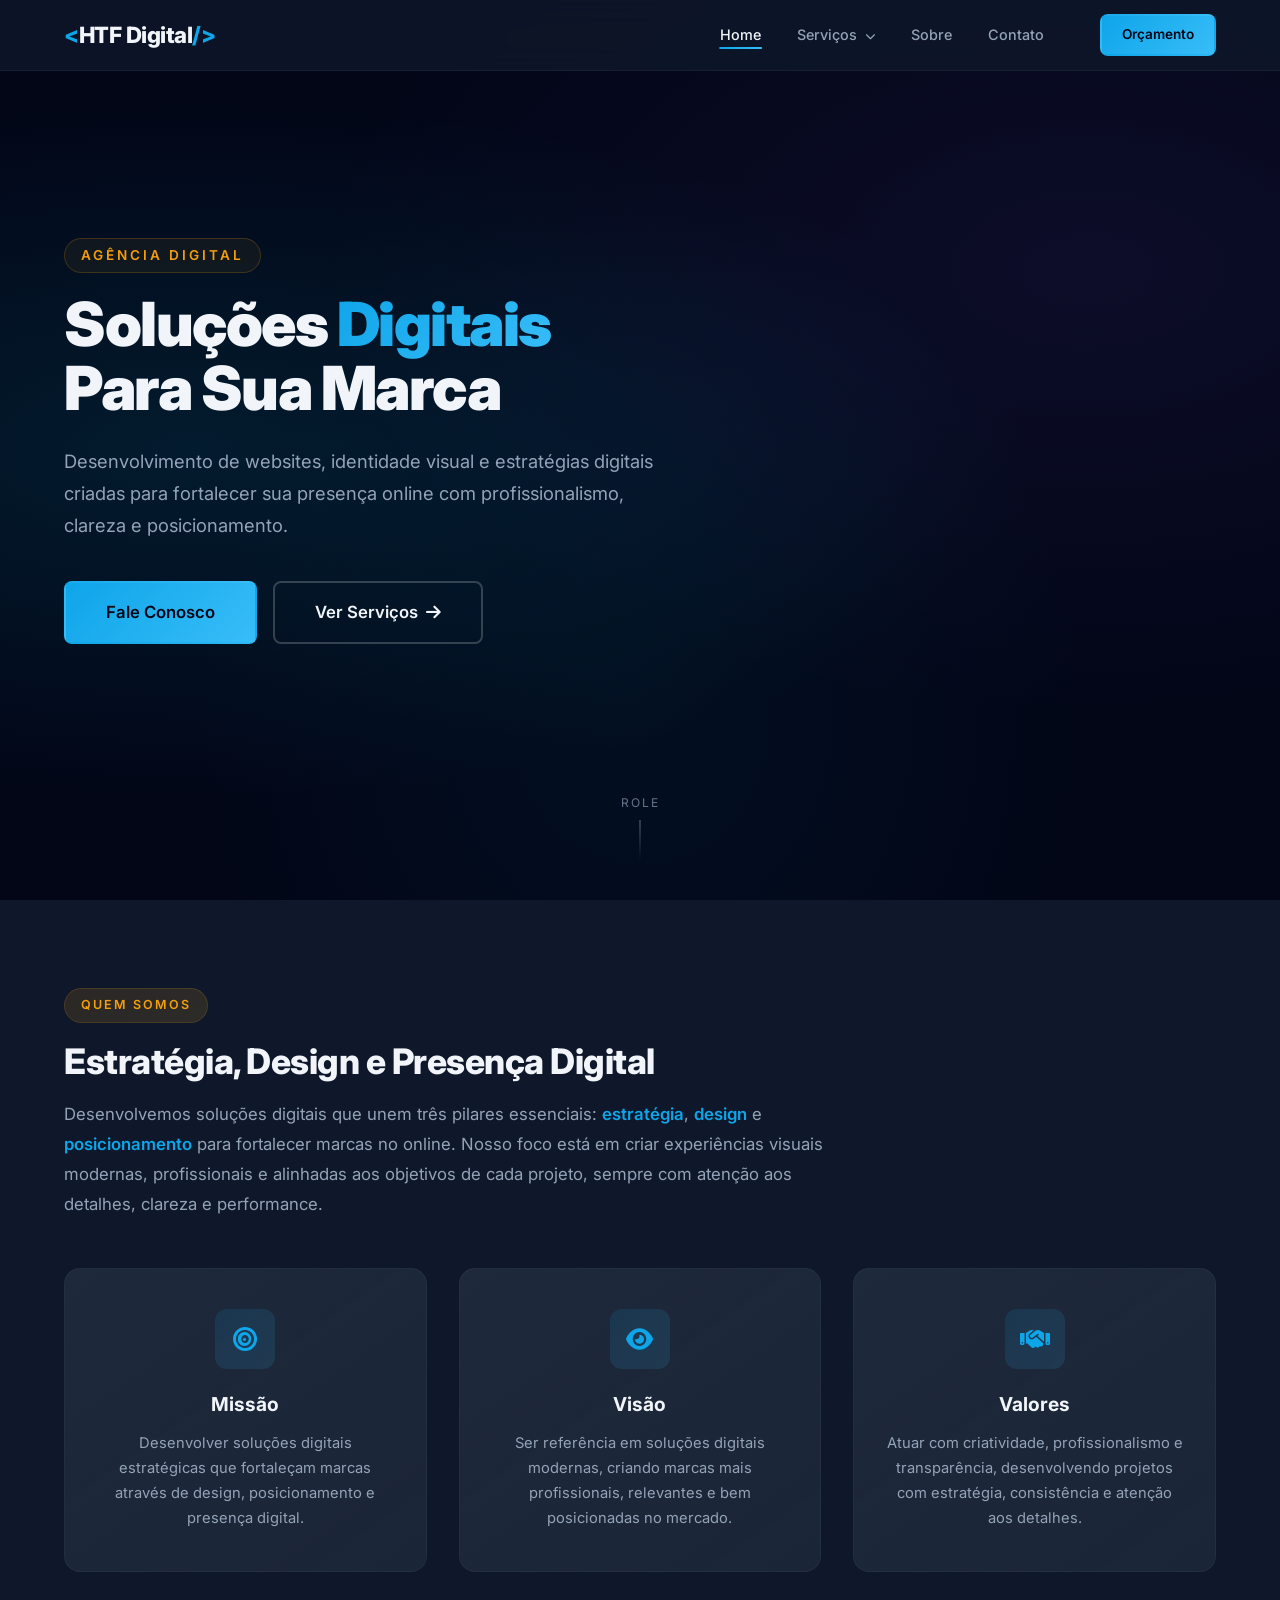
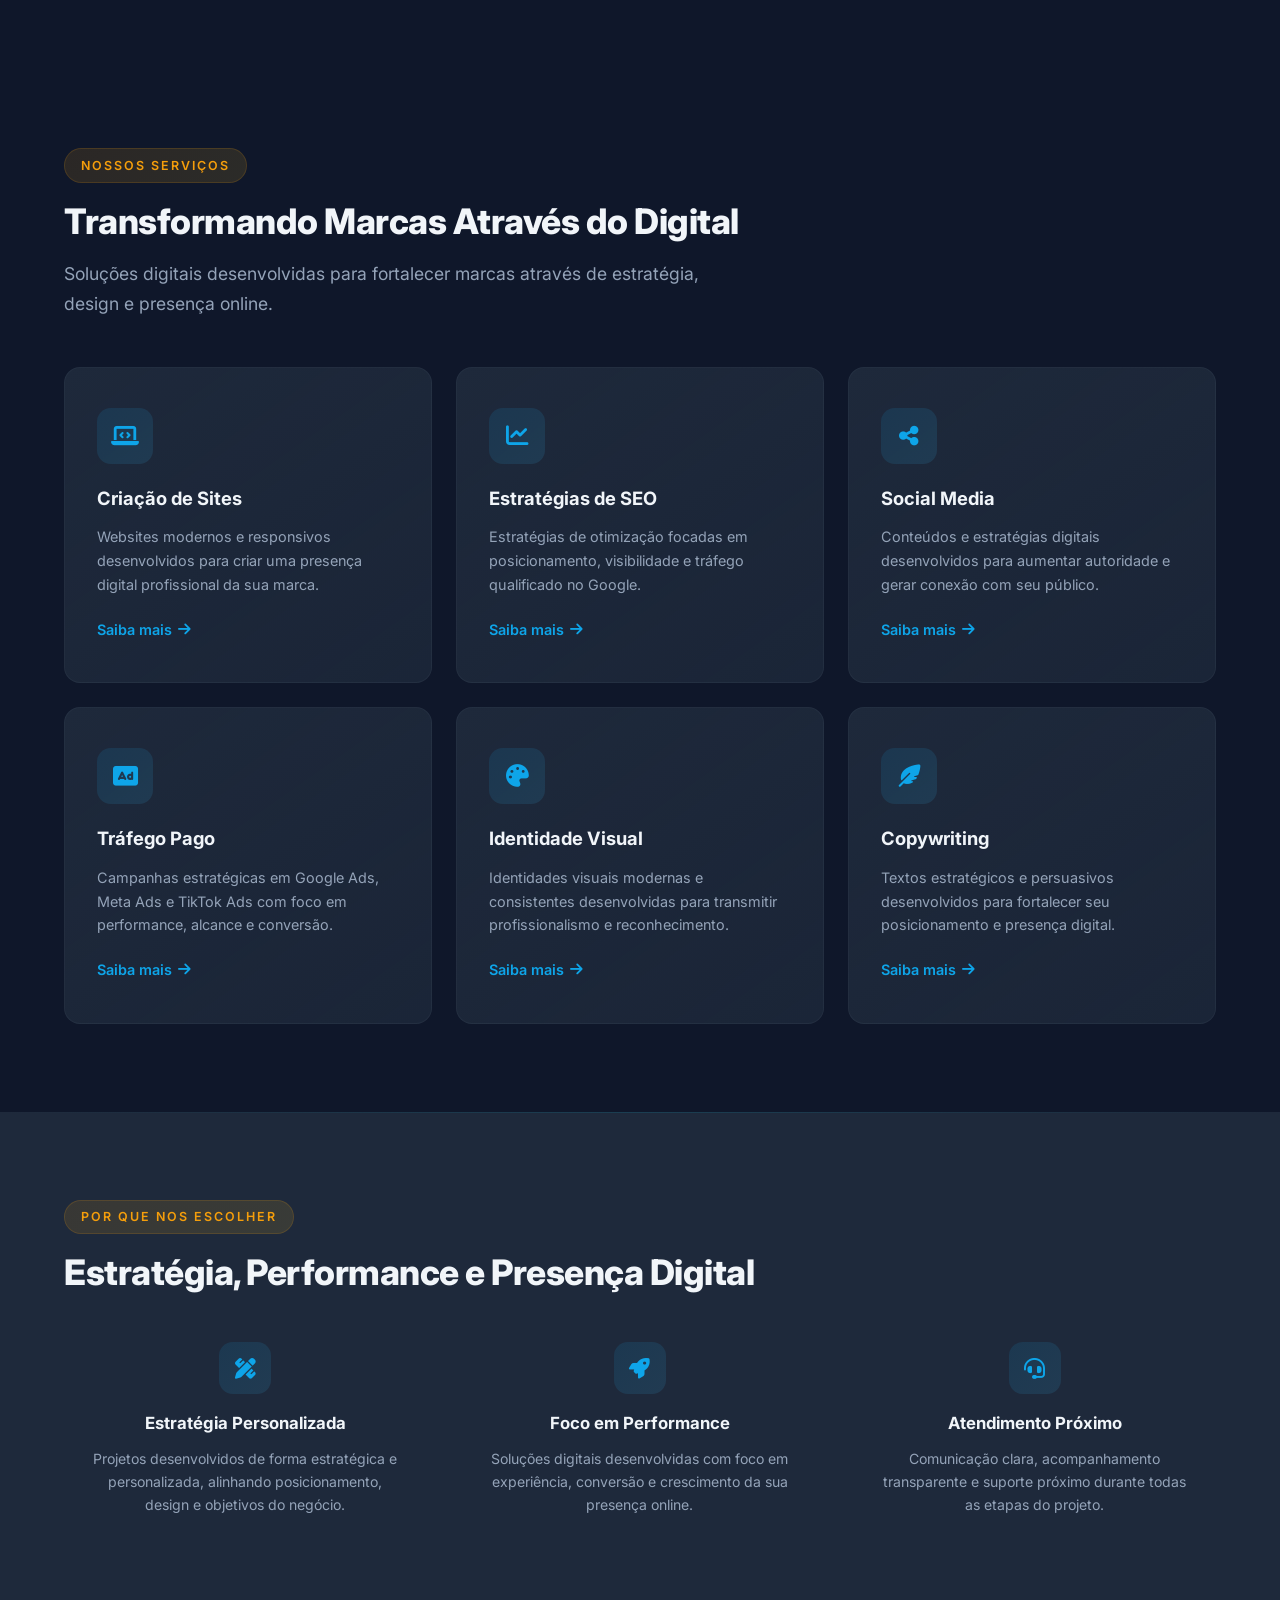
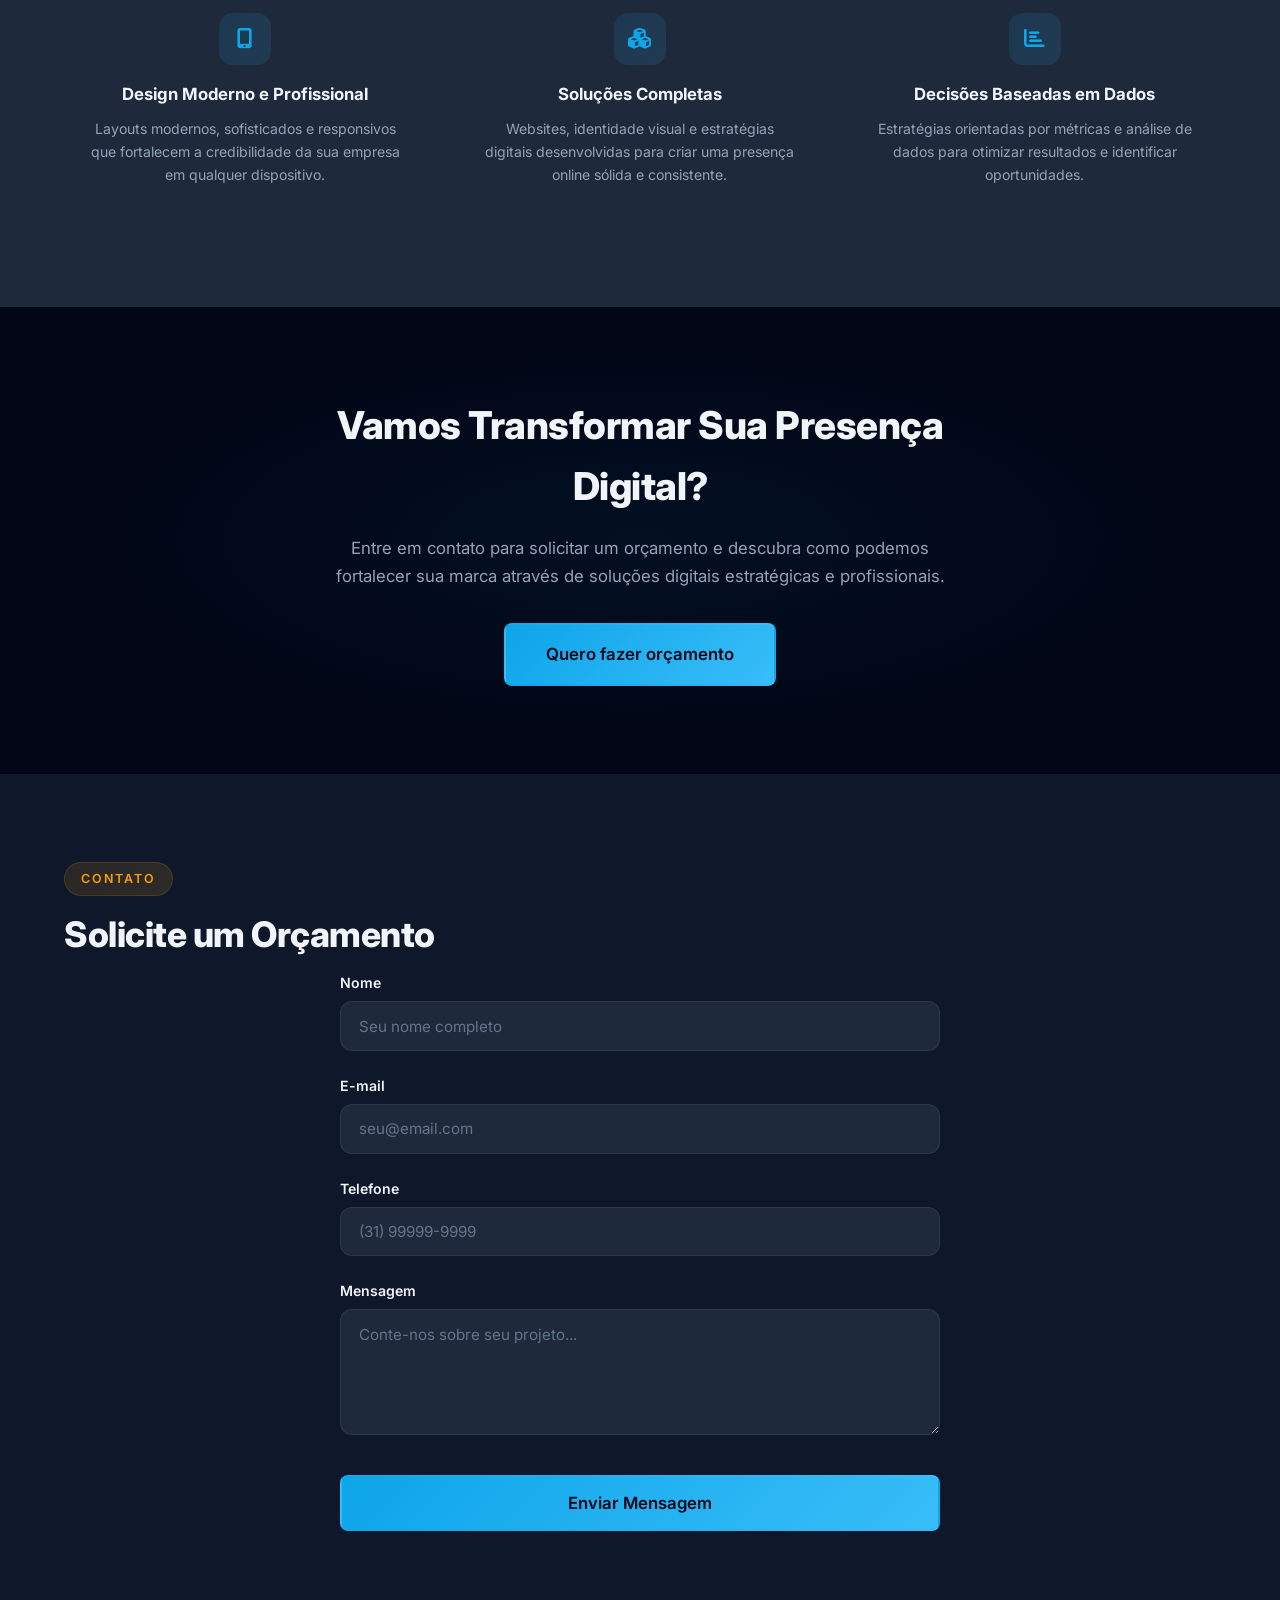
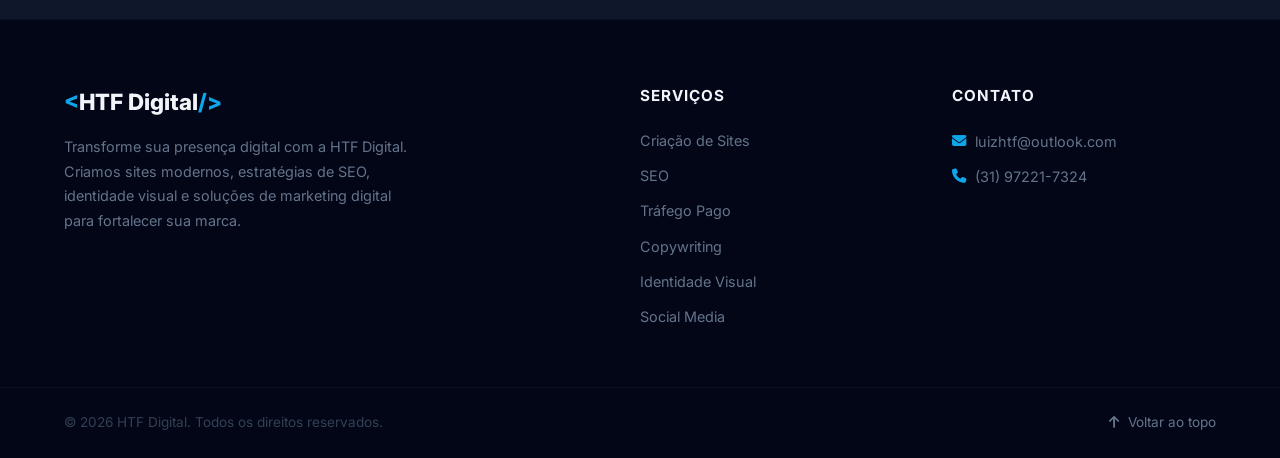
<file: index.html>
<!DOCTYPE html>
<html lang="pt-BR">
<head>
  <meta charset="UTF-8">
  <meta name="viewport" content="width=device-width, initial-scale=1.0">

  <!-- SEO PRIMÁRIO -->
  <title>HTF Digital — Soluções Digitais Para Sua Marca</title>
  <meta name="description" content="HTF Digital: desenvolvimento de websites, identidade visual, SEO, tráfego pago, copywriting e social media. Soluções digitais estratégicas para fortalecer sua marca online.">
  <meta name="keywords" content="marketing digital, criação de sites, SEO, identidade visual, tráfego pago, copywriting, social media, HTF Digital">
  <meta name="author" content="HTF Digital">
  <meta name="robots" content="index, follow">
  <link rel="canonical" href="https://luizhtf.com/">

  <!-- OPEN GRAPH -->
  <meta property="og:type" content="website">
  <meta property="og:title" content="HTF Digital — Soluções Digitais Para Sua Marca">
  <meta property="og:description" content="Desenvolvimento de websites, identidade visual e estratégias digitais criadas para fortalecer sua presença online.">
  <meta property="og:url" content="https://luizhtf.com/">
  <meta property="og:site_name" content="HTF Digital">
  <meta property="og:locale" content="pt_BR">

  <!-- TWITTER CARDS -->
  <meta name="twitter:card" content="summary_large_image">
  <meta name="twitter:title" content="HTF Digital — Soluções Digitais Para Sua Marca">
  <meta name="twitter:description" content="Desenvolvimento de websites, identidade visual e estratégias digitais criadas para fortalecer sua presença online.">

  <!-- SCHEMA.ORG JSON-LD -->
  <script type="application/ld+json">
  {
    "@context": "https://schema.org",
    "@type": "ProfessionalService",
    "name": "HTF Digital",
    "description": "Soluções digitais para marcas: websites, SEO, identidade visual, tráfego pago, copywriting e social media.",
    "url": "https://luizhtf.com/",
    "email": "luizhtf@outlook.com",
    "areaServed": "BR",
    "priceRange": "$$",
    "serviceType": [
      "Criação de Sites",
      "SEO",
      "Identidade Visual",
      "Tráfego Pago",
      "Copywriting",
      "Social Media"
    ]
  }
  </script>

  <!-- GOOGLE FONTS: Inter + Space Grotesk -->
  <link rel="preconnect" href="https://fonts.googleapis.com">
  <link rel="preconnect" href="https://fonts.gstatic.com" crossorigin>
  <link href="https://fonts.googleapis.com/css2?family=Inter:wght@300;400;500;600;700;800;900&family=Space+Grotesk:wght@400;500;600;700&display=swap" rel="stylesheet">

  <!-- FONT AWESOME 6 -->
  <link rel="stylesheet" href="https://cdnjs.cloudflare.com/ajax/libs/font-awesome/6.5.1/css/all.min.css">

  <!-- CSS -->
  <link rel="stylesheet" href="style.css">
</head>
<body>

  <!-- ===== SCROLL PROGRESS BAR ===== -->
  <div class="scroll-progress" id="scrollProgress" aria-hidden="true"></div>

  <!-- ===== HEADER / NAVEGAÇÃO ===== -->
  <header class="header" role="banner">
    <div class="container header__inner">
      <a href="index.html" class="header__logo" aria-label="HTF Digital - Página inicial">
        <span class="header__logo-text">HTF Digital</span>
      </a>

      <button class="header__hamburger" id="hamburgerBtn" aria-label="Abrir menu de navegação" aria-expanded="false">
        <i class="fas fa-bars"></i>
      </button>

      <!-- Overlay do menu mobile -->
      <div class="header__overlay" id="menuOverlay" aria-hidden="true"></div>

      <nav class="header__nav" id="mainNav" role="navigation" aria-label="Menu principal">
        <ul class="header__menu">
          <li><a href="#hero" class="header__link header__link--active">Home</a></li>
          <li class="header__dropdown">
            <a href="#servicos" class="header__link header__link--dropdown">
              Serviços <i class="fas fa-chevron-down"></i>
            </a>
            <ul class="header__dropdown-menu">
              <li><a href="criacao-de-sites.html">Criação de Sites</a></li>
              <li><a href="trafego-pago.html">Tráfego Pago</a></li>
              <li><a href="seo.html">SEO</a></li>
              <li><a href="copywritting.html">Copywriting</a></li>
              <li><a href="identidade-visual.html">Identidade Visual</a></li>
              <li><a href="social-media.html">Social Media</a></li>
            </ul>
          </li>
          <li><a href="quem-somos.html" class="header__link">Sobre</a></li>
          <li><a href="contato.html" class="header__link">Contato</a></li>
        </ul>
        <a href="#contato" class="btn btn--primary header__cta">Orçamento</a>
      </nav>
    </div>
  </header>

  <!-- ===== HERO ===== -->
  <section class="hero" id="hero" aria-label="Seção principal de apresentação">
    <!-- Mesh gradient background -->
    <div class="hero__mesh" aria-hidden="true"></div>

    <div class="container hero__inner">
      <div class="hero__content">
        <span class="hero__tagline">Agência digital</span>
        <h1 class="hero__title">
          Soluções <span class="gradient-text">Digitais</span><br>
          Para Sua Marca
        </h1>
        <p class="hero__subtitle">
          Desenvolvimento de websites, identidade visual e estratégias digitais criadas para fortalecer sua presença online com profissionalismo, clareza e posicionamento.
        </p>
        <div class="hero__actions">
          <a href="contato.html" class="btn btn--primary btn--lg">Fale Conosco</a>
          <a href="#servicos" class="btn btn--ghost btn--lg">
            Ver Serviços <i class="fas fa-arrow-right"></i>
          </a>
        </div>
      </div>
    </div>

    <!-- Scroll indicator -->
    <div class="hero__scroll" aria-hidden="true">
      <span>Role</span>
      <div class="hero__scroll-line"></div>
    </div>
  </section>

  <!-- ===== CLIENTES / LOGOS (prova social) ===== -->
  <!-- <section class="social-proof" aria-label="Marcas que confiam">
    <div class="container">
      <p class="social-proof__label">Empresas que transformaram sua presença digital</p>
      <div class="social-proof__track">
        <div class="social-proof__logos">
          <span class="social-proof__logo">Marca 1</span>
          <span class="social-proof__logo">Marca 2</span>
          <span class="social-proof__logo">Marca 3</span>
          <span class="social-proof__logo">Marca 4</span>
          <span class="social-proof__logo">Marca 5</span>
          <span class="social-proof__logo">Marca 6</span>
        </div>
      </div>
    </div>
  </section> -->

  <!-- ===== QUEM SOMOS ===== -->
  <section class="about section-reveal" id="sobre" aria-labelledby="about-title">
    <div class="container">
      <span class="badge">QUEM SOMOS</span>
      <h2 class="section__title" id="about-title">Estratégia, Design e Presença Digital</h2>
      <p class="about__description">
        Desenvolvemos soluções digitais que unem três pilares essenciais: <strong>estratégia</strong>, <strong>design</strong> e <strong>posicionamento</strong> para fortalecer marcas no online. Nosso foco está em criar experiências visuais modernas, profissionais e alinhadas aos objetivos de cada projeto, sempre com atenção aos detalhes, clareza e performance.
      </p>

      <div class="about__grid">
        <article class="about__card card-reveal">
          <div class="about__icon"><i class="fas fa-bullseye"></i></div>
          <h3>Missão</h3>
          <p>Desenvolver soluções digitais estratégicas que fortaleçam marcas através de design, posicionamento e presença digital.</p>
        </article>
        <article class="about__card card-reveal">
          <div class="about__icon"><i class="fas fa-eye"></i></div>
          <h3>Visão</h3>
          <p>Ser referência em soluções digitais modernas, criando marcas mais profissionais, relevantes e bem posicionadas no mercado.</p>
        </article>
        <article class="about__card card-reveal">
          <div class="about__icon"><i class="fas fa-handshake"></i></div>
          <h3>Valores</h3>
          <p>Atuar com criatividade, profissionalismo e transparência, desenvolvendo projetos com estratégia, consistência e atenção aos detalhes.</p>
        </article>
      </div>
    </div>
  </section>

  <!-- ===== SERVIÇOS ===== -->
  <section class="services section-reveal" id="servicos" aria-labelledby="services-title">
    <div class="container">
      <span class="badge">NOSSOS SERVIÇOS</span>
      <h2 class="section__title" id="services-title">Transformando Marcas Através do Digital</h2>
      <p class="section__subtitle">Soluções digitais desenvolvidas para fortalecer marcas através de estratégia, design e presença online.</p>

      <div class="services__grid">
        <article class="service__card card-reveal">
          <div class="service__icon"><i class="fas fa-laptop-code"></i></div>
          <h3>Criação de Sites</h3>
          <p>Websites modernos e responsivos desenvolvidos para criar uma presença digital profissional da sua marca.</p>
          <a href="criacao-de-sites.html" class="service__link">Saiba mais <i class="fas fa-arrow-right"></i></a>
        </article>

        <article class="service__card card-reveal">
          <div class="service__icon"><i class="fas fa-chart-line"></i></div>
          <h3>Estratégias de SEO</h3>
          <p>Estratégias de otimização focadas em posicionamento, visibilidade e tráfego qualificado no Google.</p>
          <a href="seo.html" class="service__link">Saiba mais <i class="fas fa-arrow-right"></i></a>
        </article>

        <article class="service__card card-reveal">
          <div class="service__icon"><i class="fas fa-share-alt"></i></div>
          <h3>Social Media</h3>
          <p>Conteúdos e estratégias digitais desenvolvidos para aumentar autoridade e gerar conexão com seu público.</p>
          <a href="social-media.html" class="service__link">Saiba mais <i class="fas fa-arrow-right"></i></a>
        </article>

        <article class="service__card card-reveal">
          <div class="service__icon"><i class="fas fa-ad"></i></div>
          <h3>Tráfego Pago</h3>
          <p>Campanhas estratégicas em Google Ads, Meta Ads e TikTok Ads com foco em performance, alcance e conversão.</p>
          <a href="trafego-pago.html" class="service__link">Saiba mais <i class="fas fa-arrow-right"></i></a>
        </article>

        <article class="service__card card-reveal">
          <div class="service__icon"><i class="fas fa-palette"></i></div>
          <h3>Identidade Visual</h3>
          <p>Identidades visuais modernas e consistentes desenvolvidas para transmitir profissionalismo e reconhecimento.</p>
          <a href="identidade-visual.html" class="service__link">Saiba mais <i class="fas fa-arrow-right"></i></a>
        </article>

        <article class="service__card card-reveal">
          <div class="service__icon"><i class="fas fa-feather-alt"></i></div>
          <h3>Copywriting</h3>
          <p>Textos estratégicos e persuasivos desenvolvidos para fortalecer seu posicionamento e presença digital.</p>
          <a href="copywritting.html" class="service__link">Saiba mais <i class="fas fa-arrow-right"></i></a>
        </article>
      </div>
    </div>
  </section>

  <!-- ===== DIFERENCIAIS ===== -->
  <section class="differentials section-reveal" aria-labelledby="diff-title">
    <div class="container">
      <span class="badge">POR QUE NOS ESCOLHER</span>
      <h2 class="section__title" id="diff-title">Estratégia, Performance e Presença Digital</h2>

      <div class="differentials__grid">
        <div class="differential__item card-reveal">
          <div class="diff__icon"><i class="fas fa-pencil-ruler"></i></div>
          <h3>Estratégia Personalizada</h3>
          <p>Projetos desenvolvidos de forma estratégica e personalizada, alinhando posicionamento, design e objetivos do negócio.</p>
        </div>
        <div class="differential__item card-reveal">
          <div class="diff__icon"><i class="fas fa-rocket"></i></div>
          <h3>Foco em Performance</h3>
          <p>Soluções digitais desenvolvidas com foco em experiência, conversão e crescimento da sua presença online.</p>
        </div>
        <div class="differential__item card-reveal">
          <div class="diff__icon"><i class="fas fa-headset"></i></div>
          <h3>Atendimento Próximo</h3>
          <p>Comunicação clara, acompanhamento transparente e suporte próximo durante todas as etapas do projeto.</p>
        </div>
        <div class="differential__item card-reveal">
          <div class="diff__icon"><i class="fas fa-mobile-alt"></i></div>
          <h3>Design Moderno e Profissional</h3>
          <p>Layouts modernos, sofisticados e responsivos que fortalecem a credibilidade da sua empresa em qualquer dispositivo.</p>
        </div>
        <div class="differential__item card-reveal">
          <div class="diff__icon"><i class="fas fa-cubes"></i></div>
          <h3>Soluções Completas</h3>
          <p>Websites, identidade visual e estratégias digitais desenvolvidas para criar uma presença online sólida e consistente.</p>
        </div>
        <div class="differential__item card-reveal">
          <div class="diff__icon"><i class="fas fa-chart-bar"></i></div>
          <h3>Decisões Baseadas em Dados</h3>
          <p>Estratégias orientadas por métricas e análise de dados para otimizar resultados e identificar oportunidades.</p>
        </div>
      </div>
    </div>
  </section>

  <!-- ===== CTA ===== -->
  <section class="cta section-reveal" aria-labelledby="cta-title">
    <div class="container cta__inner">
      <h2 class="cta__title" id="cta-title">Vamos Transformar Sua Presença Digital?</h2>
      <p class="cta__text">
        Entre em contato para solicitar um orçamento e descubra como podemos fortalecer sua marca através de soluções digitais estratégicas e profissionais.
      </p>
      <a href="#contato" class="btn btn--primary btn--lg">Quero fazer orçamento</a>
    </div>
  </section>

  <!-- ===== CONTATO / FORMULÁRIO ===== -->
  <section class="contact section-reveal" id="contato" aria-labelledby="contact-title">
    <div class="container">
      <span class="badge">CONTATO</span>
      <h2 class="section__title" id="contact-title">Solicite um Orçamento</h2>

      <form class="contact__form" id="contactForm" action="#" method="POST" novalidate>
        <div class="form__group">
          <label for="formNome">Nome</label>
          <input type="text" id="formNome" name="nome" placeholder="Seu nome completo" required autocomplete="name">
          <span class="form__error" role="alert"></span>
        </div>
        <div class="form__group">
          <label for="formEmail">E-mail</label>
          <input type="email" id="formEmail" name="email" placeholder="seu@email.com" required autocomplete="email">
          <span class="form__error" role="alert"></span>
        </div>
        <div class="form__group">
          <label for="formTelefone">Telefone</label>
          <input type="tel" id="formTelefone" name="telefone" placeholder="(31) 99999-9999" autocomplete="tel">
          <span class="form__error" role="alert"></span>
        </div>
        <div class="form__group">
          <label for="formMensagem">Mensagem</label>
          <textarea id="formMensagem" name="mensagem" rows="5" placeholder="Conte-nos sobre seu projeto..." required></textarea>
          <span class="form__error" role="alert"></span>
        </div>
        <button type="submit" class="btn btn--primary btn--lg">Enviar Mensagem</button>
      </form>
    </div>
  </section>

  <!-- ===== FOOTER ===== -->
  <footer class="footer" role="contentinfo">
    <div class="container footer__inner">
      <div class="footer__brand">
        <a href="index.html" class="footer__logo">HTF Digital</a>
        <p class="footer__description">
          Transforme sua presença digital com a HTF Digital. Criamos sites modernos, estratégias de SEO, identidade visual e soluções de marketing digital para fortalecer sua marca.
        </p>
      </div>

      <div class="footer__links">
        <h4>Serviços</h4>
        <ul>
          <li><a href="criacao-de-sites.html">Criação de Sites</a></li>
          <li><a href="seo.html">SEO</a></li>
          <li><a href="trafego-pago.html">Tráfego Pago</a></li>
          <li><a href="copywritting.html">Copywriting</a></li>
          <li><a href="identidade-visual.html">Identidade Visual</a></li>
          <li><a href="social-media.html">Social Media</a></li>
        </ul>
      </div>

      <div class="footer__contact">
        <h4>Contato</h4>
        <ul>
          <li><a href="mailto:luizhtf@outlook.com"><i class="fas fa-envelope"></i> luizhtf@outlook.com</a></li>
          <li><a href="https://w.app/htfdigital"><i class="fas fa-phone"></i> (31) 97221-7324</a></li>
        </ul>
      </div>
    </div>

    <div class="footer__bottom">
      <div class="container">
        <p>&copy; 2026 HTF Digital. Todos os direitos reservados.</p>
        <a href="#hero" class="footer__back-top" aria-label="Voltar ao topo">
          <i class="fas fa-arrow-up"></i> Voltar ao topo
        </a>
      </div>
    </div>
  </footer>

  <!-- ===== FLOATING CTA (mobile) ===== -->
  <a href="#contato" class="floating-cta" aria-label="Solicitar orçamento">
    <i class="fas fa-comment-dots"></i>
    <span>Orçamento</span>
  </a>

  <!-- JS -->
  <script src="script.js" defer></script>
</body>
</html>
</file>
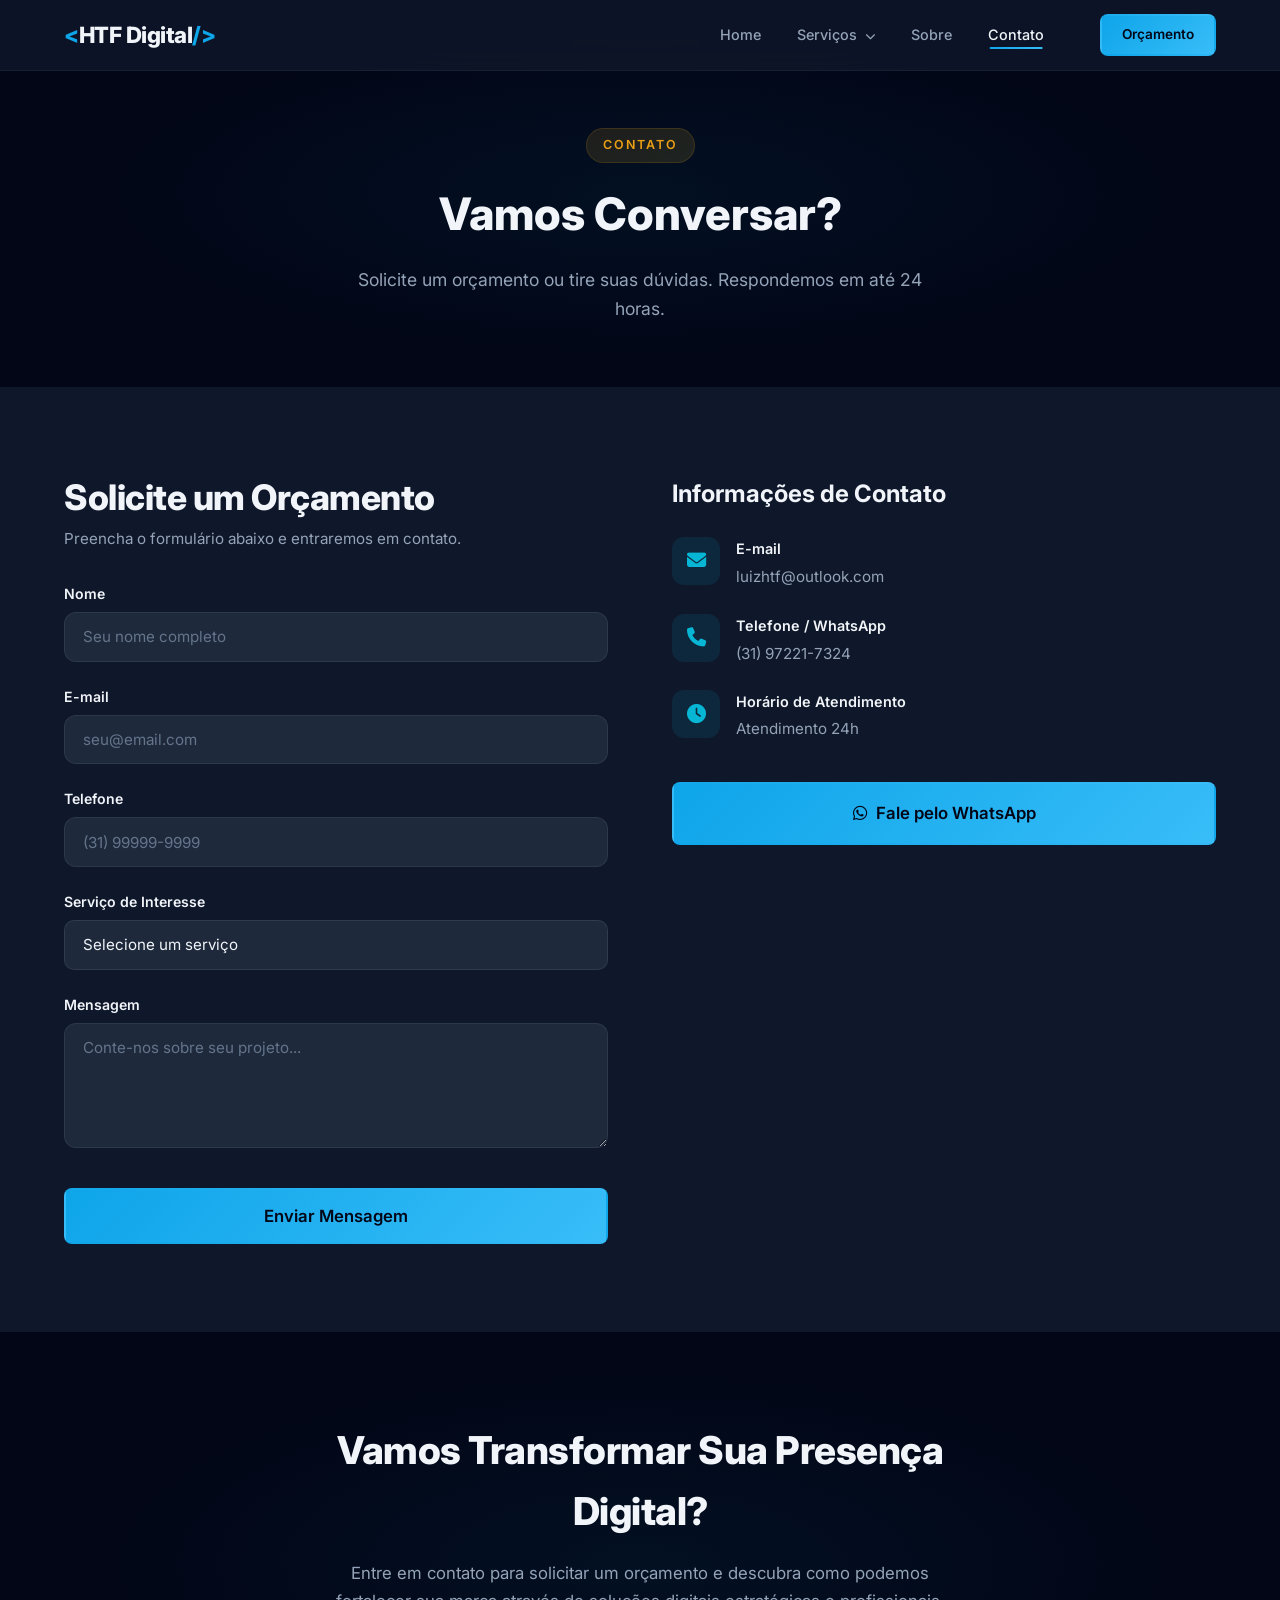
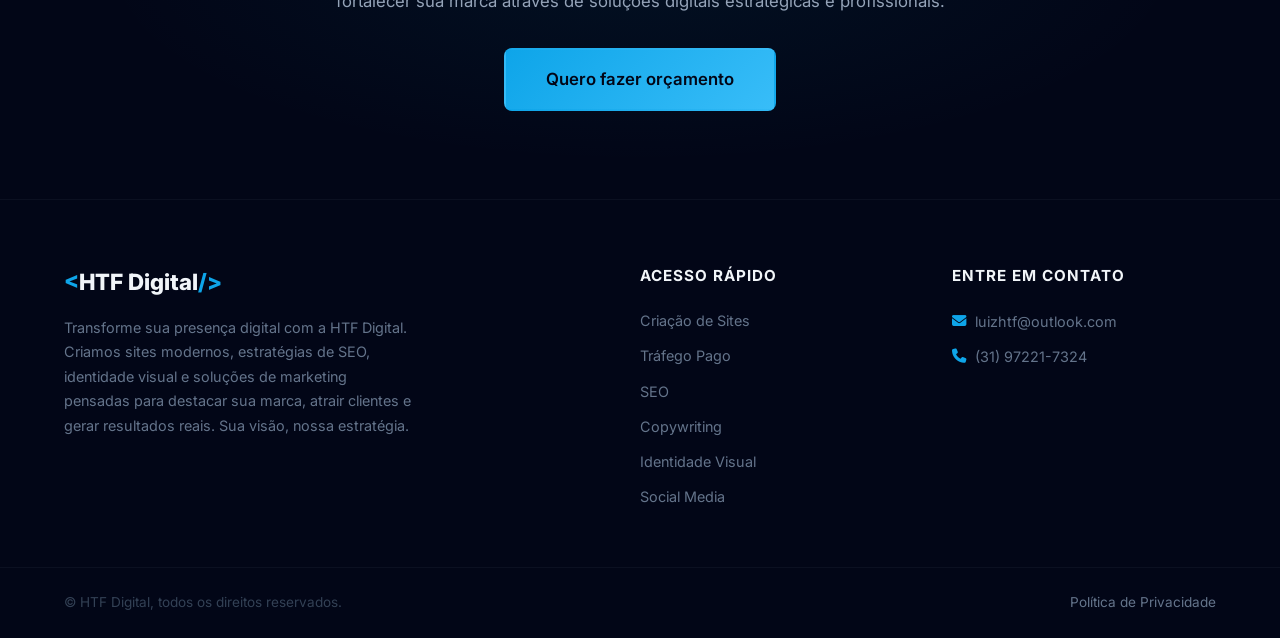
<file: contato.html>
<!DOCTYPE html>
<html lang="pt-BR">
<head>
  <meta charset="UTF-8">
  <meta name="viewport" content="width=device-width, initial-scale=1.0">
  <meta name="description" content="Entre em contato com a HTF Digital. Solicite um orçamento para criação de sites, SEO, tráfego pago, identidade visual e social media.">
  <title>Contato — HTF Digital</title>

  <!-- Google Fonts: Inter -->
  <link rel="preconnect" href="https://fonts.googleapis.com">
  <link rel="preconnect" href="https://fonts.gstatic.com" crossorigin>
  <link href="https://fonts.googleapis.com/css2?family=Inter:wght@300;400;500;600;700;800&display=swap" rel="stylesheet">

  <!-- Font Awesome 6 -->
  <link rel="stylesheet" href="https://cdnjs.cloudflare.com/ajax/libs/font-awesome/6.5.1/css/all.min.css">

  <!-- CSS -->
  <link rel="stylesheet" href="style.css">
</head>
<body>

  <!-- ===== HEADER ===== -->
  <header class="header" role="banner">
    <div class="container header__inner">
      <a href="index.html" class="header__logo" aria-label="HTF Digital - Página inicial">
        <span class="header__logo-text">HTF Digital</span>
      </a>

      <button class="header__hamburger" id="hamburgerBtn" aria-label="Abrir menu de navegação" aria-expanded="false">
        <i class="fas fa-bars"></i>
      </button>

      <nav class="header__nav" id="mainNav" role="navigation" aria-label="Menu principal">
        <ul class="header__menu">
          <li><a href="index.html" class="header__link">Home</a></li>
          <li class="header__dropdown">
            <a href="index.html#servicos" class="header__link header__link--dropdown">
              Serviços <i class="fas fa-chevron-down"></i>
            </a>
            <ul class="header__dropdown-menu">
              <li><a href="criacao-de-sites.html">Criação de Sites</a></li>
              <li><a href="trafego-pago.html">Tráfego Pago</a></li>
              <li><a href="seo.html">SEO</a></li>
              <li><a href="copywritting.html">Copywriting</a></li>
              <li><a href="identidade-visual.html">Identidade Visual</a></li>
              <li><a href="social-media.html">Social Media</a></li>
            </ul>
          </li>
          <li><a href="quem-somos.html" class="header__link">Sobre</a></li>
          <li><a href="contato.html" class="header__link header__link--active">Contato</a></li>
        </ul>
        <a href="contato.html" class="btn btn--primary header__cta">Orçamento</a>
      </nav>
    </div>
  </header>

  <!-- ===== PAGE HERO ===== -->
  <section class="page-hero" aria-label="Contato">
    <div class="container page-hero__inner">
      <span class="badge">CONTATO</span>
      <h1 class="page-hero__title">Vamos Conversar?</h1>
      <p class="page-hero__subtitle">
        Solicite um orçamento ou tire suas dúvidas. Respondemos em até 24 horas.
      </p>
    </div>
  </section>

  <!-- ===== CONTATO ===== -->
  <section class="contact" aria-labelledby="contact-title-page">
    <div class="container">
      <div style="display: grid; grid-template-columns: 1fr 1fr; gap: 4rem; align-items: start;">

        <!-- Formulário -->
        <div>
          <h2 id="contact-title-page" class="section__title" style="margin-bottom: 0.5rem;">Solicite um Orçamento</h2>
          <p style="color: #94a3b8; margin-bottom: 2rem; font-size: 0.95rem;">
            Preencha o formulário abaixo e entraremos em contato.
          </p>

          <form class="contact__form" id="contactForm" action="#" method="POST">
            <div class="form__group">
              <label for="formNome">Nome</label>
              <input type="text" id="formNome" name="nome" placeholder="Seu nome completo" required>
            </div>
            <div class="form__group">
              <label for="formEmail">E-mail</label>
              <input type="email" id="formEmail" name="email" placeholder="seu@email.com" required>
            </div>
            <div class="form__group">
              <label for="formTelefone">Telefone</label>
              <input type="tel" id="formTelefone" name="telefone" placeholder="(31) 99999-9999">
            </div>
            <div class="form__group">
              <label for="formServico">Serviço de Interesse</label>
              <select id="formServico" name="servico" style="width: 100%; padding: 0.9rem 1.1rem; background-color: #1e293b; border: 1px solid rgba(148, 163, 184, 0.15); border-radius: 10px; color: #f1f5f9; font-family: 'Inter', sans-serif; font-size: 0.95rem; outline: none; transition: border-color 0.3s ease; appearance: none; cursor: pointer;">
                <option value="">Selecione um serviço</option>
                <option value="Criação de Sites">Criação de Sites</option>
                <option value="Tráfego Pago">Tráfego Pago</option>
                <option value="SEO">SEO</option>
                <option value="Copywriting">Copywriting</option>
                <option value="Identidade Visual">Identidade Visual</option>
                <option value="Social Media">Social Media</option>
                <option value="Outro">Outro</option>
              </select>
            </div>
            <div class="form__group">
              <label for="formMensagem">Mensagem</label>
              <textarea id="formMensagem" name="mensagem" rows="5" placeholder="Conte-nos sobre seu projeto..." required></textarea>
            </div>
            <button type="submit" class="btn btn--primary btn--lg">Enviar Mensagem</button>
          </form>
        </div>

        <!-- Informações de contato -->
        <div>
          <h2 style="font-size: 1.5rem; font-weight: 700; color: #f1f5f9; margin-bottom: 1.5rem;">Informações de Contato</h2>

          <div style="display: flex; flex-direction: column; gap: 1.5rem; margin-bottom: 2.5rem;">
            <div style="display: flex; align-items: flex-start; gap: 1rem;">
              <div style="width: 48px; height: 48px; background-color: rgba(6, 182, 212, 0.1); border-radius: 12px; display: flex; align-items: center; justify-content: center; font-size: 1.2rem; color: #06b6d4; flex-shrink: 0;">
                <i class="fas fa-envelope"></i>
              </div>
              <div>
                <h3 style="font-size: 0.9rem; font-weight: 600; color: #f1f5f9; margin-bottom: 0.25rem;">E-mail</h3>
                <a href="mailto:luizhtf@outlook.com" style="color: #94a3b8; font-size: 0.95rem; transition: color 0.3s ease;">luizhtf@outlook.com</a>
              </div>
            </div>

            <div style="display: flex; align-items: flex-start; gap: 1rem;">
              <div style="width: 48px; height: 48px; background-color: rgba(6, 182, 212, 0.1); border-radius: 12px; display: flex; align-items: center; justify-content: center; font-size: 1.2rem; color: #06b6d4; flex-shrink: 0;">
                <i class="fas fa-phone"></i>
              </div>
              <div>
                <h3 style="font-size: 0.9rem; font-weight: 600; color: #f1f5f9; margin-bottom: 0.25rem;">Telefone / WhatsApp</h3>
                <a href="https://w.app/htfdigital" style="color: #94a3b8; font-size: 0.95rem; transition: color 0.3s ease;">(31) 97221-7324</a>
              </div>
            </div>

            <div style="display: flex; align-items: flex-start; gap: 1rem;">
              <div style="width: 48px; height: 48px; background-color: rgba(6, 182, 212, 0.1); border-radius: 12px; display: flex; align-items: center; justify-content: center; font-size: 1.2rem; color: #06b6d4; flex-shrink: 0;">
                <i class="fas fa-clock"></i>
              </div>
              <div>
                <h3 style="font-size: 0.9rem; font-weight: 600; color: #f1f5f9; margin-bottom: 0.25rem;">Horário de Atendimento</h3>
                <p style="color: #94a3b8; font-size: 0.95rem;">Atendimento 24h</p>
              </div>
            </div>
          </div>

          <!-- CTA direto -->
          <a href="https://w.app/htfdigital" target="_blank" rel="noopener noreferrer" class="btn btn--primary btn--lg" style="width: 100%;">
            <i class="fab fa-whatsapp"></i> Fale pelo WhatsApp
          </a>
        </div>

      </div>
    </div>
  </section>

  <!-- ===== CTA ===== -->
  <section class="cta" aria-labelledby="cta-title-contato">
    <div class="container cta__inner">
      <h2 class="cta__title" id="cta-title-contato">Vamos Transformar Sua Presença Digital?</h2>
      <p class="cta__text">
        Entre em contato para solicitar um orçamento e descubra como podemos fortalecer sua marca através de soluções digitais estratégicas e profissionais.
      </p>
      <a href="contato.html" class="btn btn--primary btn--lg">Quero fazer orçamento</a>
    </div>
  </section>

  <!-- ===== FOOTER ===== -->
  <footer class="footer" role="contentinfo">
    <div class="container footer__inner">
      <div class="footer__brand">
        <a href="index.html" class="footer__logo">HTF Digital</a>
        <p class="footer__description">
          Transforme sua presença digital com a HTF Digital. Criamos sites modernos, estratégias de SEO, identidade visual e soluções de marketing pensadas para destacar sua marca, atrair clientes e gerar resultados reais. Sua visão, nossa estratégia.
        </p>
      </div>

      <div class="footer__links">
        <h4>Acesso Rápido</h4>
        <ul>
          <li><a href="criacao-de-sites.html">Criação de Sites</a></li>
          <li><a href="trafego-pago.html">Tráfego Pago</a></li>
          <li><a href="seo.html">SEO</a></li>
          <li><a href="copywritting.html">Copywriting</a></li>
          <li><a href="identidade-visual.html">Identidade Visual</a></li>
          <li><a href="social-media.html">Social Media</a></li>
        </ul>
      </div>

      <div class="footer__contact">
        <h4>Entre em Contato</h4>
        <ul>
          <li><a href="mailto:luizhtf@outlook.com"><i class="fas fa-envelope"></i> luizhtf@outlook.com</a></li>
          <li><a href="tel:+5531972217324"><i class="fas fa-phone"></i> (31) 97221-7324</a></li>
        </ul>
      </div>
    </div>

    <div class="footer__bottom">
      <div class="container">
        <p>&copy; HTF Digital, todos os direitos reservados.</p>
        <a href="politica-privacidade.html">Política de Privacidade</a>
      </div>
    </div>
  </footer>

  <!-- JavaScript -->
  <script src="script.js"></script>
</body>
</html>
</file>
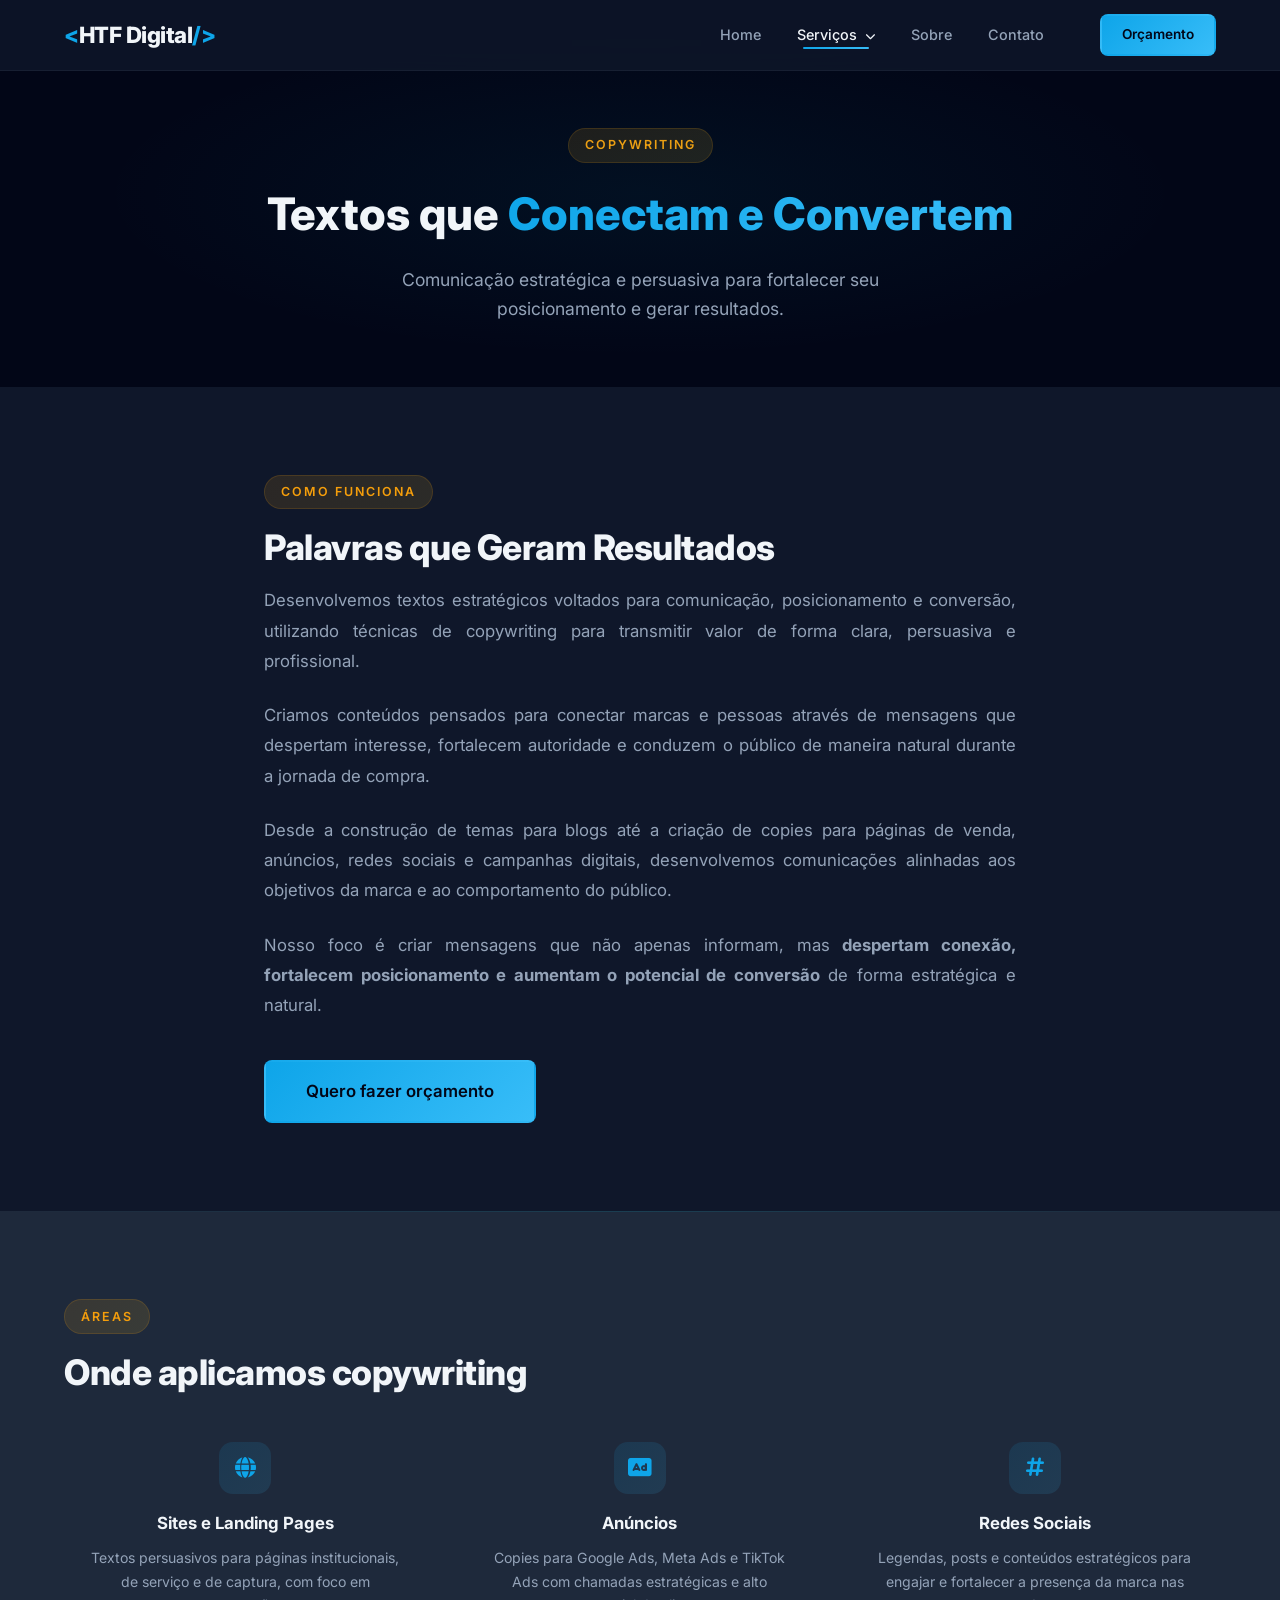
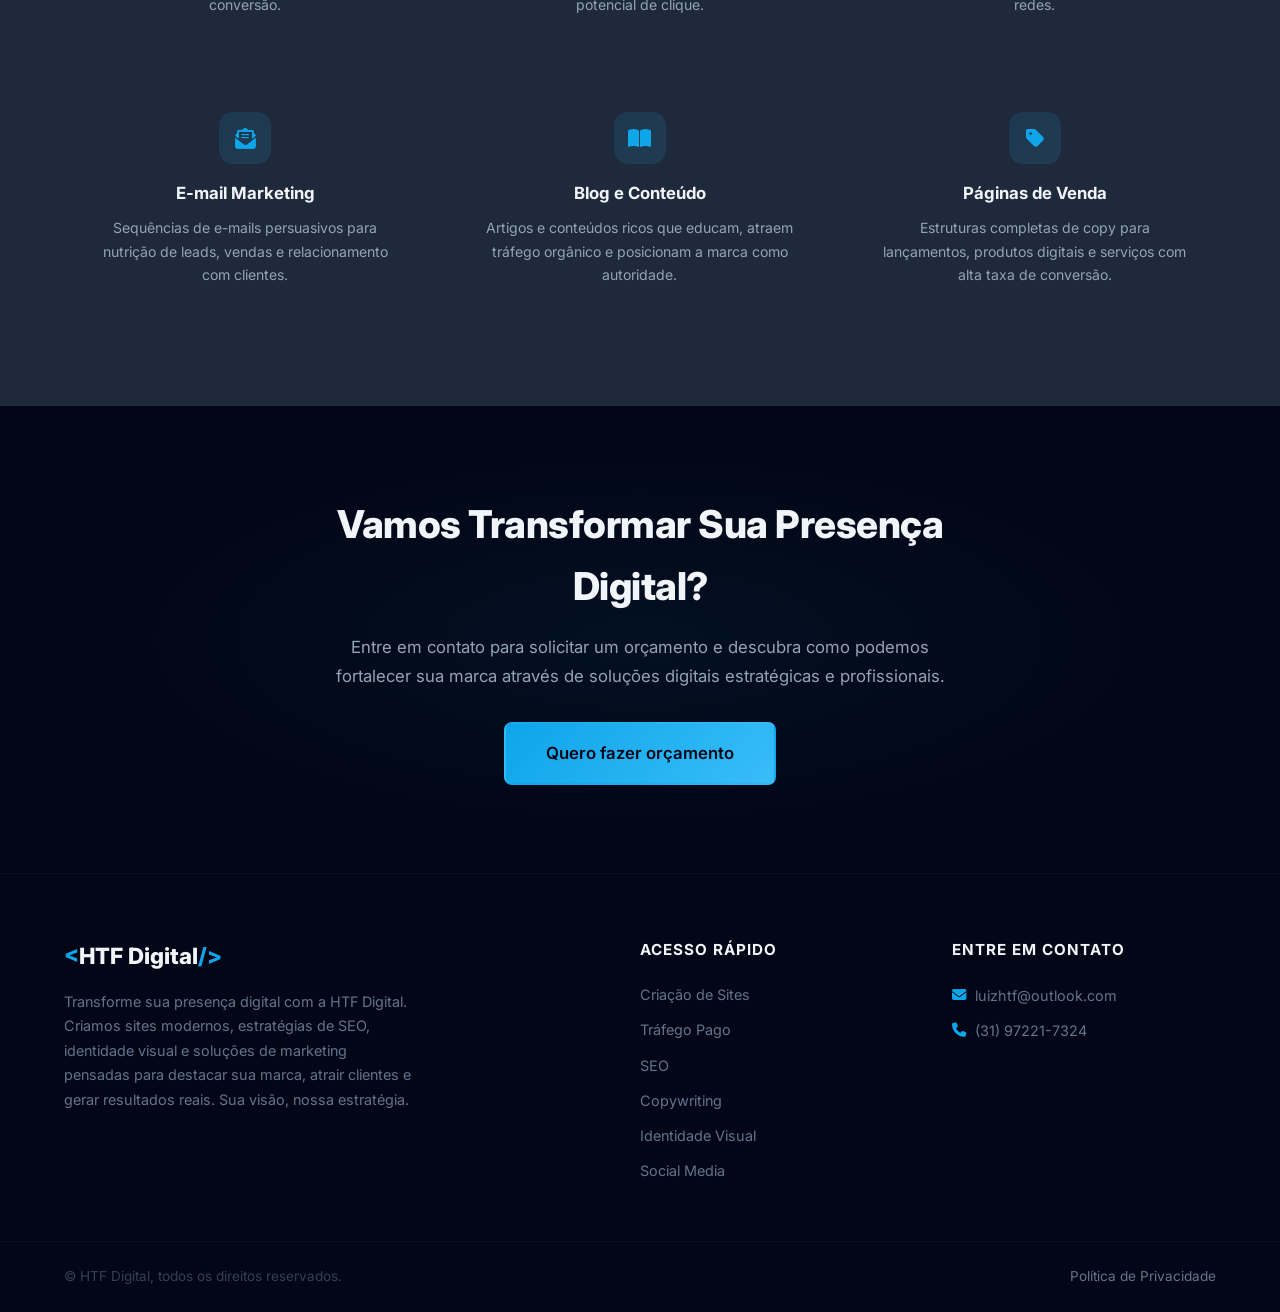
<file: copywritting.html>
<!DOCTYPE html>
<html lang="pt-BR">
<head>
  <meta charset="UTF-8">
  <meta name="viewport" content="width=device-width, initial-scale=1.0">

  <!-- SEO PRIMÁRIO -->
  <title>Copywriting Estratégico — HTF Digital</title>
  <meta name="description" content="Copywriting estratégico pela HTF Digital. Textos persuasivos para sites, anúncios, redes sociais, e-mail marketing e páginas de venda que convertem.">
  <meta name="keywords" content="copywriting, textos persuasivos, marketing digital, landing page, anúncios, redes sociais, HTF Digital">
  <meta name="robots" content="index, follow">
  <link rel="canonical" href="https://luizhtf.com/copywritting.html">

  <!-- OPEN GRAPH -->
  <meta property="og:type" content="website">
  <meta property="og:title" content="Copywriting Estratégico — HTF Digital">
  <meta property="og:description" content="Textos persuasivos e estratégicos para fortalecer seu posicionamento e gerar conversões.">
  <meta property="og:url" content="https://luizhtf.com/copywritting.html">
  <meta property="og:site_name" content="HTF Digital">
  <meta property="og:locale" content="pt_BR">

  <!-- TWITTER CARDS -->
  <meta name="twitter:card" content="summary_large_image">
  <meta name="twitter:title" content="Copywriting Estratégico — HTF Digital">
  <meta name="twitter:description" content="Textos persuasivos e estratégicos para fortalecer seu posicionamento e gerar conversões.">

  <!-- SCHEMA.ORG JSON-LD -->
  <script type="application/ld+json">
  {
    "@context": "https://schema.org",
    "@type": "Service",
    "name": "Copywriting",
    "provider": {
      "@type": "ProfessionalService",
      "name": "HTF Digital",
      "url": "https://luizhtf.com/"
    },
    "description": "Textos estratégicos e persuasivos para sites, anúncios, redes sociais, e-mail marketing e páginas de venda.",
    "areaServed": "BR"
  }
  </script>

  <!-- GOOGLE FONTS: Inter + Space Grotesk -->
  <link rel="preconnect" href="https://fonts.googleapis.com">
  <link rel="preconnect" href="https://fonts.gstatic.com" crossorigin>
  <link href="https://fonts.googleapis.com/css2?family=Inter:wght@300;400;500;600;700;800;900&family=Space+Grotesk:wght@400;500;600;700&display=swap" rel="stylesheet">

  <!-- FONT AWESOME 6 -->
  <link rel="stylesheet" href="https://cdnjs.cloudflare.com/ajax/libs/font-awesome/6.5.1/css/all.min.css">

  <!-- CSS -->
  <link rel="stylesheet" href="style.css">
</head>
<body>

  <!-- ===== SCROLL PROGRESS BAR ===== -->
  <div class="scroll-progress" id="scrollProgress" aria-hidden="true"></div>

  <!-- ===== HEADER ===== -->
  <header class="header" role="banner">
    <div class="container header__inner">
      <a href="index.html" class="header__logo" aria-label="HTF Digital - Página inicial">
        <span class="header__logo-text">HTF Digital</span>
      </a>

      <button class="header__hamburger" id="hamburgerBtn" aria-label="Abrir menu de navegação" aria-expanded="false">
        <i class="fas fa-bars"></i>
      </button>

      <div class="header__overlay" id="menuOverlay" aria-hidden="true"></div>

      <nav class="header__nav" id="mainNav" role="navigation" aria-label="Menu principal">
        <ul class="header__menu">
          <li><a href="index.html" class="header__link">Home</a></li>
          <li class="header__dropdown">
            <a href="index.html#servicos" class="header__link header__link--active header__link--dropdown">
              Serviços <i class="fas fa-chevron-down"></i>
            </a>
            <ul class="header__dropdown-menu">
              <li><a href="criacao-de-sites.html">Criação de Sites</a></li>
              <li><a href="trafego-pago.html">Tráfego Pago</a></li>
              <li><a href="seo.html">SEO</a></li>
              <li><a href="copywritting.html">Copywriting</a></li>
              <li><a href="identidade-visual.html">Identidade Visual</a></li>
              <li><a href="social-media.html">Social Media</a></li>
            </ul>
          </li>
          <li><a href="quem-somos.html" class="header__link">Sobre</a></li>
          <li><a href="index.html#contato" class="header__link">Contato</a></li>
        </ul>
        <a href="index.html#contato" class="btn btn--primary header__cta">Orçamento</a>
      </nav>
    </div>
  </header>

  <!-- ===== PAGE HERO ===== -->
  <section class="page-hero section-reveal" aria-label="Copywriting">
    <div class="container page-hero__inner">
      <span class="badge">COPYWRITING</span>
      <h1 class="page-hero__title">
        Textos que <span class="gradient-text">Conectam e Convertem</span>
      </h1>
      <p class="page-hero__subtitle">
        Comunicação estratégica e persuasiva para fortalecer seu posicionamento e gerar resultados.
      </p>
    </div>
  </section>

  <!-- ===== CONTEÚDO DO SERVIÇO ===== -->
  <section class="service-page section-reveal" aria-labelledby="service-title-copy">
    <div class="container service-page__content">
      <span class="badge">COMO FUNCIONA</span>
      <h2 id="service-title-copy" class="section__title">Palavras que Geram Resultados</h2>

      <p>
        Desenvolvemos textos estratégicos voltados para comunicação, posicionamento e conversão, utilizando técnicas de copywriting para transmitir valor de forma clara, persuasiva e profissional.
      </p>

      <p>
        Criamos conteúdos pensados para conectar marcas e pessoas através de mensagens que despertam interesse, fortalecem autoridade e conduzem o público de maneira natural durante a jornada de compra.
      </p>

      <p>
        Desde a construção de temas para blogs até a criação de copies para páginas de venda, anúncios, redes sociais e campanhas digitais, desenvolvemos comunicações alinhadas aos objetivos da marca e ao comportamento do público.
      </p>

      <p>
        Nosso foco é criar mensagens que não apenas informam, mas <strong>despertam conexão, fortalecem posicionamento e aumentam o potencial de conversão</strong> de forma estratégica e natural.
      </p>

      <a href="index.html#contato" class="btn btn--primary btn--lg">Quero fazer orçamento</a>
    </div>
  </section>

  <!-- ===== ÁREAS DE ATUAÇÃO ===== -->
  <section class="differentials section-reveal" aria-label="Áreas de atuação">
    <div class="container">
      <span class="badge">ÁREAS</span>
      <h2 class="section__title">Onde aplicamos copywriting</h2>

      <div class="differentials__grid">
        <div class="differential__item card-reveal">
          <div class="diff__icon"><i class="fas fa-globe"></i></div>
          <h3>Sites e Landing Pages</h3>
          <p>Textos persuasivos para páginas institucionais, de serviço e de captura, com foco em conversão.</p>
        </div>
        <div class="differential__item card-reveal">
          <div class="diff__icon"><i class="fas fa-ad"></i></div>
          <h3>Anúncios</h3>
          <p>Copies para Google Ads, Meta Ads e TikTok Ads com chamadas estratégicas e alto potencial de clique.</p>
        </div>
        <div class="differential__item card-reveal">
          <div class="diff__icon"><i class="fas fa-hashtag"></i></div>
          <h3>Redes Sociais</h3>
          <p>Legendas, posts e conteúdos estratégicos para engajar e fortalecer a presença da marca nas redes.</p>
        </div>
        <div class="differential__item card-reveal">
          <div class="diff__icon"><i class="fas fa-envelope-open-text"></i></div>
          <h3>E-mail Marketing</h3>
          <p>Sequências de e-mails persuasivos para nutrição de leads, vendas e relacionamento com clientes.</p>
        </div>
        <div class="differential__item card-reveal">
          <div class="diff__icon"><i class="fas fa-book-open"></i></div>
          <h3>Blog e Conteúdo</h3>
          <p>Artigos e conteúdos ricos que educam, atraem tráfego orgânico e posicionam a marca como autoridade.</p>
        </div>
        <div class="differential__item card-reveal">
          <div class="diff__icon"><i class="fas fa-tag"></i></div>
          <h3>Páginas de Venda</h3>
          <p>Estruturas completas de copy para lançamentos, produtos digitais e serviços com alta taxa de conversão.</p>
        </div>
      </div>
    </div>
  </section>

  <!-- ===== CTA ===== -->
  <section class="cta section-reveal" aria-labelledby="cta-title-copy">
    <div class="container cta__inner">
      <h2 class="cta__title" id="cta-title-copy">Vamos Transformar Sua Presença Digital?</h2>
      <p class="cta__text">
        Entre em contato para solicitar um orçamento e descubra como podemos fortalecer sua marca através de soluções digitais estratégicas e profissionais.
      </p>
      <a href="index.html#contato" class="btn btn--primary btn--lg">Quero fazer orçamento</a>
    </div>
  </section>

 <!-- ===== FOOTER ===== -->
  <footer class="footer" role="contentinfo">
    <div class="container footer__inner">
      <div class="footer__brand">
        <a href="index.html" class="footer__logo">HTF Digital</a>
        <p class="footer__description">
          Transforme sua presença digital com a HTF Digital. Criamos sites modernos, estratégias de SEO, identidade visual e soluções de marketing pensadas para destacar sua marca, atrair clientes e gerar resultados reais. Sua visão, nossa estratégia.
        </p>
      </div>

      <div class="footer__links">
        <h4>Acesso Rápido</h4>
        <ul>
          <li><a href="criacao-de-sites.html">Criação de Sites</a></li>
          <li><a href="trafego-pago.html">Tráfego Pago</a></li>
          <li><a href="seo.html">SEO</a></li>
          <li><a href="copywritting.html">Copywriting</a></li>
          <li><a href="identidade-visual.html">Identidade Visual</a></li>
          <li><a href="social-media.html">Social Media</a></li>
        </ul>
      </div>

      <div class="footer__contact">
        <h4>Entre em Contato</h4>
        <ul>
          <li><a href="mailto:luizhtf@outlook.com"><i class="fas fa-envelope"></i> luizhtf@outlook.com</a></li>
          <li><a href="tel:+5531972217324"><i class="fas fa-phone"></i> (31) 97221-7324</a></li>
        </ul>
      </div>
    </div>

    <div class="footer__bottom">
      <div class="container">
        <p>&copy; HTF Digital, todos os direitos reservados.</p>
        <a href="politica-privacidade.html">Política de Privacidade</a>
      </div>
    </div>
  </footer>

  <!-- ===== FLOATING CTA (mobile) ===== -->
  <a href="index.html#contato" class="floating-cta" aria-label="Solicitar orçamento">
    <i class="fas fa-comment-dots"></i>
    <span>Orçamento</span>
  </a>

  <!-- JavaScript -->
  <script src="script.js" defer></script>
</body>
</html>
</file>
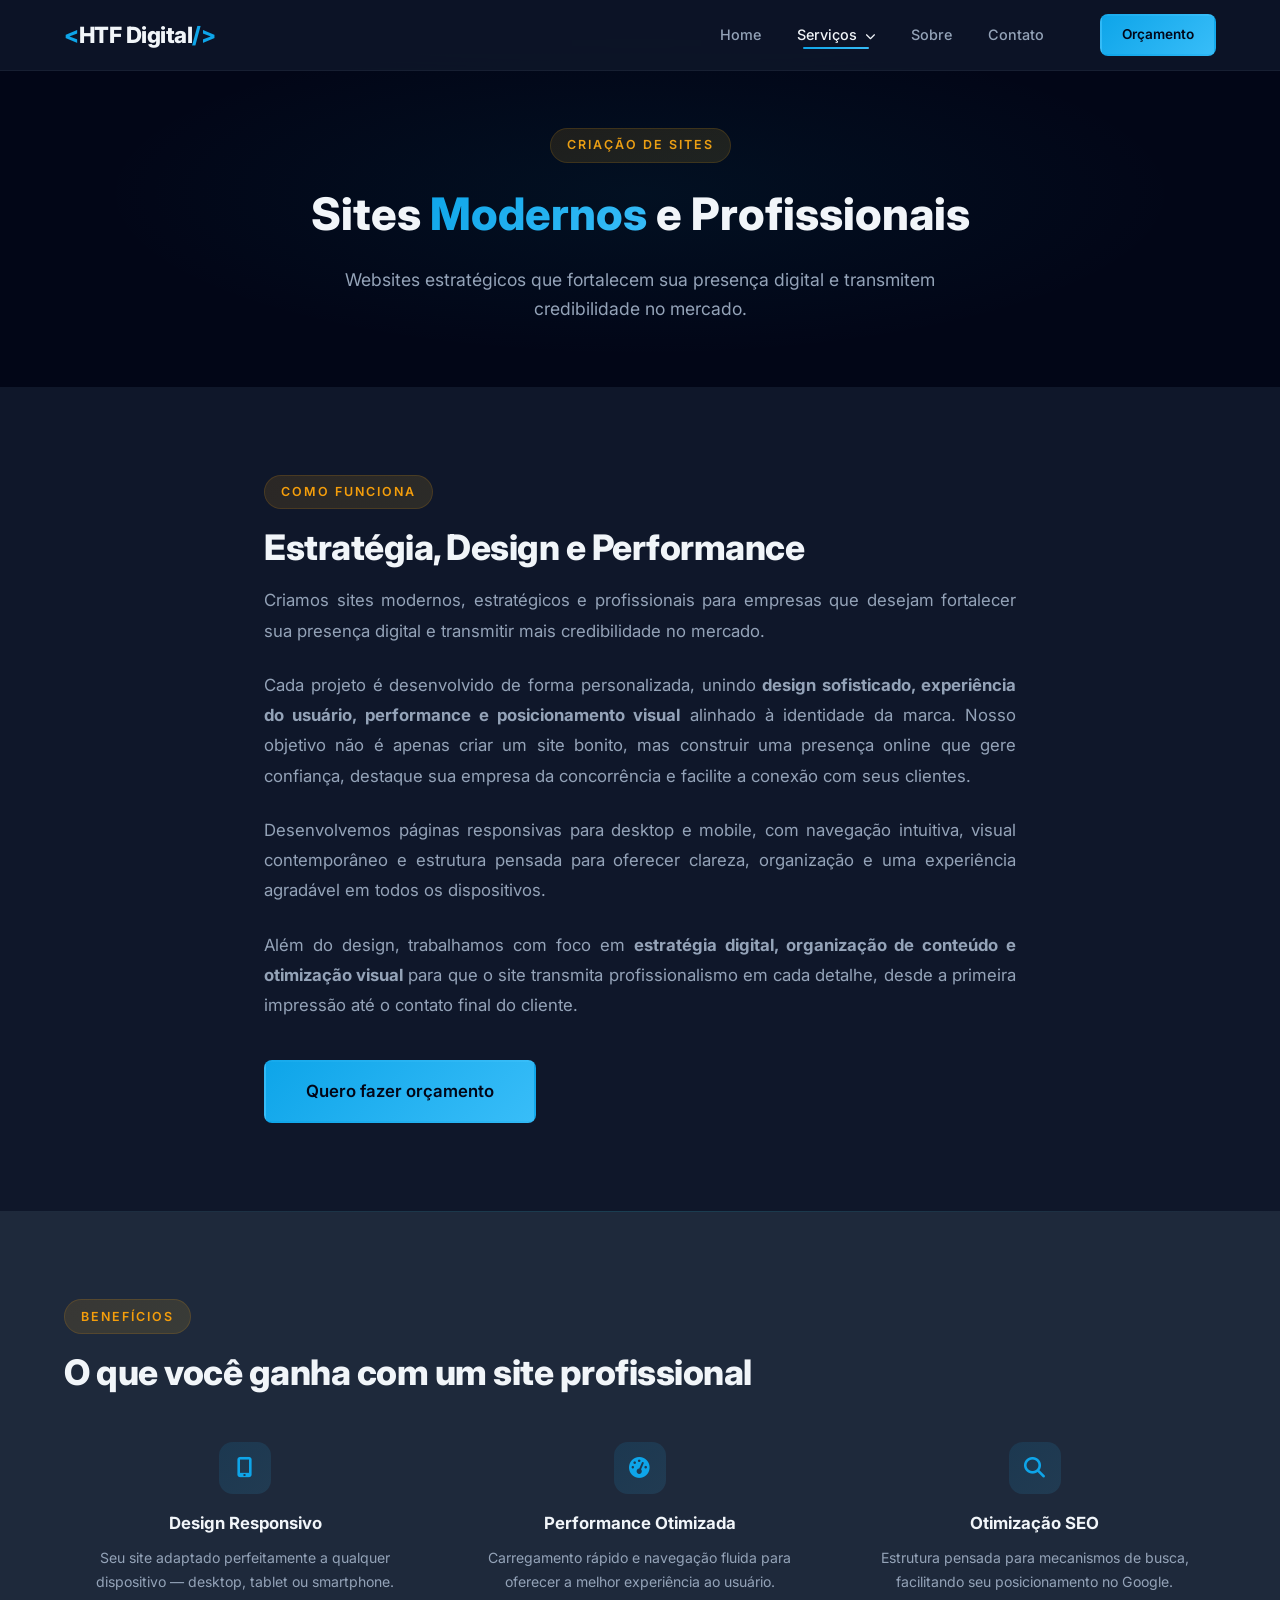
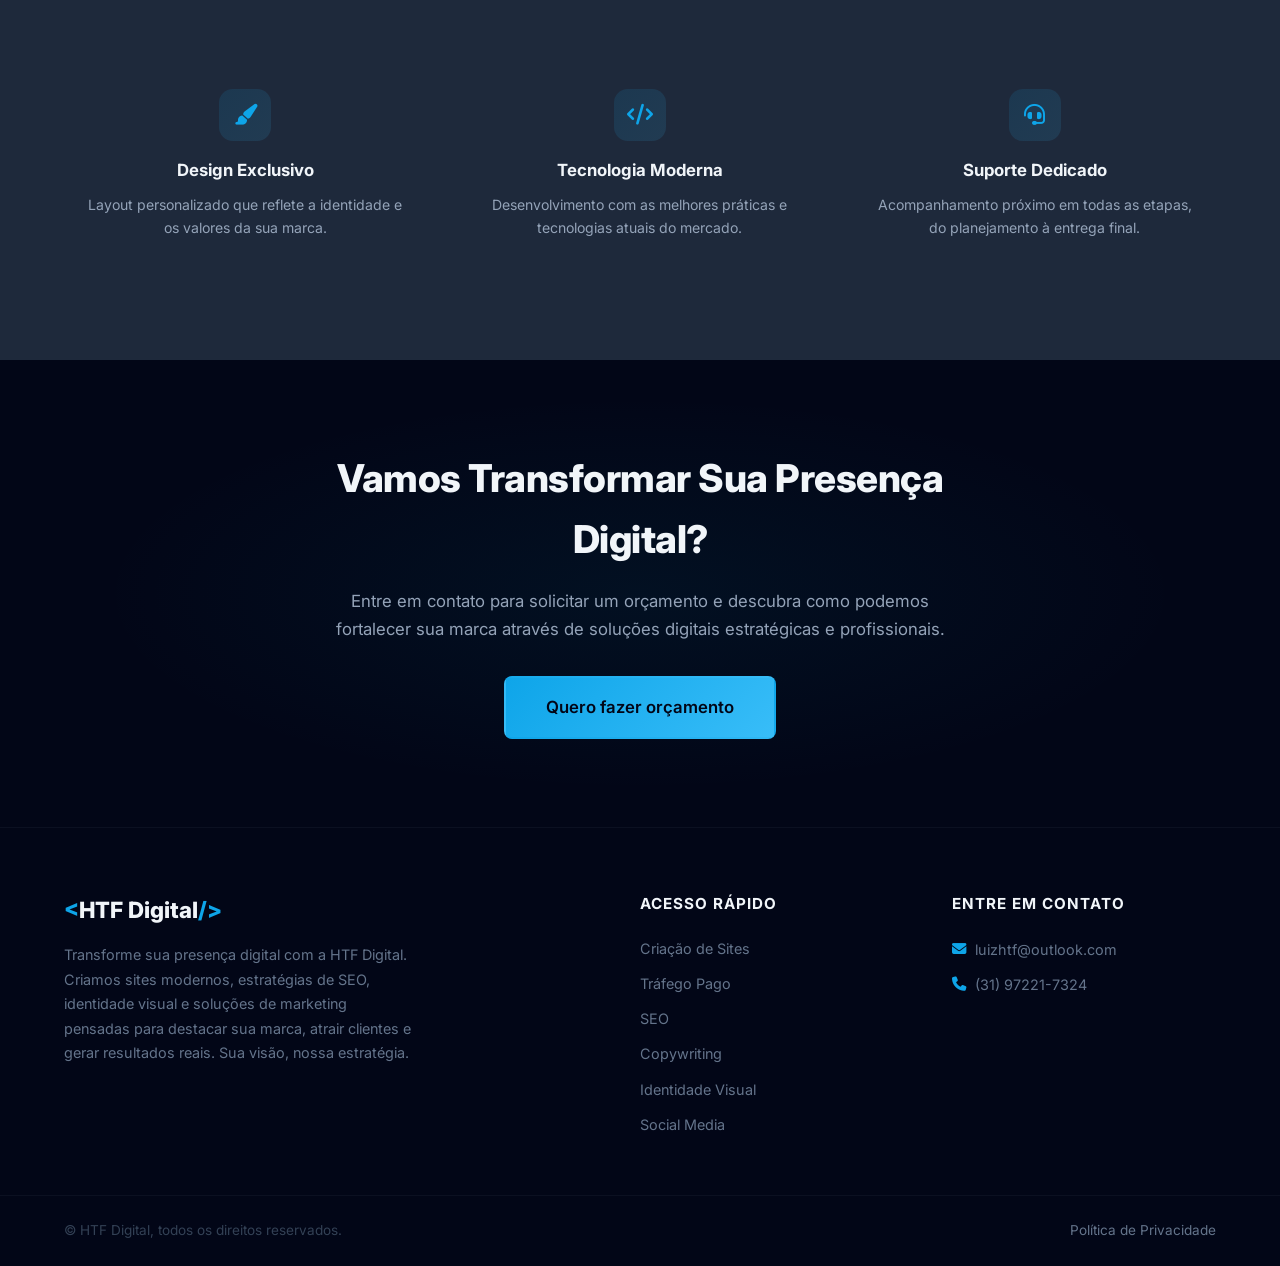
<file: criacao-de-sites.html>
<!DOCTYPE html>
<html lang="pt-BR">
<head>
  <meta charset="UTF-8">
  <meta name="viewport" content="width=device-width, initial-scale=1.0">

  <!-- SEO PRIMÁRIO -->
  <title>Criação de Sites Profissionais — HTF Digital</title>
  <meta name="description" content="Criação de sites profissionais e responsivos pela HTF Digital. Sites modernos, estratégicos e otimizados para fortalecer sua presença digital.">
  <meta name="keywords" content="criação de sites, sites profissionais, desenvolvimento web, landing page, site institucional, HTF Digital">
  <meta name="robots" content="index, follow">
  <link rel="canonical" href="https://luizhtf.com/criacao-de-sites.html">

  <!-- OPEN GRAPH -->
  <meta property="og:type" content="website">
  <meta property="og:title" content="Criação de Sites Profissionais — HTF Digital">
  <meta property="og:description" content="Sites modernos, responsivos e estratégicos para fortalecer sua presença digital.">
  <meta property="og:url" content="https://luizhtf.com/criacao-de-sites.html">
  <meta property="og:site_name" content="HTF Digital">
  <meta property="og:locale" content="pt_BR">

  <!-- TWITTER CARDS -->
  <meta name="twitter:card" content="summary_large_image">
  <meta name="twitter:title" content="Criação de Sites Profissionais — HTF Digital">
  <meta name="twitter:description" content="Sites modernos, responsivos e estratégicos para fortalecer sua presença digital.">

  <!-- SCHEMA.ORG JSON-LD -->
  <script type="application/ld+json">
  {
    "@context": "https://schema.org",
    "@type": "Service",
    "name": "Criação de Sites",
    "provider": {
      "@type": "ProfessionalService",
      "name": "HTF Digital",
      "url": "https://luizhtf.com/"
    },
    "description": "Sites modernos, responsivos e estratégicos para empresas que desejam fortalecer sua presença digital.",
    "areaServed": "BR"
  }
  </script>

  <!-- GOOGLE FONTS: Inter + Space Grotesk -->
  <link rel="preconnect" href="https://fonts.googleapis.com">
  <link rel="preconnect" href="https://fonts.gstatic.com" crossorigin>
  <link href="https://fonts.googleapis.com/css2?family=Inter:wght@300;400;500;600;700;800;900&family=Space+Grotesk:wght@400;500;600;700&display=swap" rel="stylesheet">

  <!-- FONT AWESOME 6 -->
  <link rel="stylesheet" href="https://cdnjs.cloudflare.com/ajax/libs/font-awesome/6.5.1/css/all.min.css">

  <!-- CSS -->
  <link rel="stylesheet" href="style.css">
</head>
<body>

  <!-- ===== SCROLL PROGRESS BAR ===== -->
  <div class="scroll-progress" id="scrollProgress" aria-hidden="true"></div>

  <!-- ===== HEADER ===== -->
  <header class="header" role="banner">
    <div class="container header__inner">
      <a href="index.html" class="header__logo" aria-label="HTF Digital - Página inicial">
        <span class="header__logo-text">HTF Digital</span>
      </a>

      <button class="header__hamburger" id="hamburgerBtn" aria-label="Abrir menu de navegação" aria-expanded="false">
        <i class="fas fa-bars"></i>
      </button>

      <div class="header__overlay" id="menuOverlay" aria-hidden="true"></div>

      <nav class="header__nav" id="mainNav" role="navigation" aria-label="Menu principal">
        <ul class="header__menu">
          <li><a href="index.html" class="header__link">Home</a></li>
          <li class="header__dropdown">
            <a href="index.html#servicos" class="header__link header__link--active header__link--dropdown">
              Serviços <i class="fas fa-chevron-down"></i>
            </a>
            <ul class="header__dropdown-menu">
              <li><a href="criacao-de-sites.html">Criação de Sites</a></li>
              <li><a href="trafego-pago.html">Tráfego Pago</a></li>
              <li><a href="seo.html">SEO</a></li>
              <li><a href="copywritting.html">Copywriting</a></li>
              <li><a href="identidade-visual.html">Identidade Visual</a></li>
              <li><a href="social-media.html">Social Media</a></li>
            </ul>
          </li>
          <li><a href="quem-somos.html" class="header__link">Sobre</a></li>
          <li><a href="index.html#contato" class="header__link">Contato</a></li>
        </ul>
        <a href="index.html#contato" class="btn btn--primary header__cta">Orçamento</a>
      </nav>
    </div>
  </header>

  <!-- ===== PAGE HERO ===== -->
  <section class="page-hero section-reveal" aria-label="Criação de Sites">
    <div class="container page-hero__inner">
      <span class="badge">CRIAÇÃO DE SITES</span>
      <h1 class="page-hero__title">
        Sites <span class="gradient-text">Modernos</span> e Profissionais
      </h1>
      <p class="page-hero__subtitle">
        Websites estratégicos que fortalecem sua presença digital e transmitem credibilidade no mercado.
      </p>
    </div>
  </section>

  <!-- ===== CONTEÚDO DO SERVIÇO ===== -->
  <section class="service-page section-reveal" aria-labelledby="service-title">
    <div class="container service-page__content">
      <span class="badge">COMO FUNCIONA</span>
      <h2 id="service-title" class="section__title">Estratégia, Design e Performance</h2>

      <p>
        Criamos sites modernos, estratégicos e profissionais para empresas que desejam fortalecer sua presença digital e transmitir mais credibilidade no mercado.
      </p>

      <p>
        Cada projeto é desenvolvido de forma personalizada, unindo <strong>design sofisticado, experiência do usuário, performance e posicionamento visual</strong> alinhado à identidade da marca. Nosso objetivo não é apenas criar um site bonito, mas construir uma presença online que gere confiança, destaque sua empresa da concorrência e facilite a conexão com seus clientes.
      </p>

      <p>
        Desenvolvemos páginas responsivas para desktop e mobile, com navegação intuitiva, visual contemporâneo e estrutura pensada para oferecer clareza, organização e uma experiência agradável em todos os dispositivos.
      </p>

      <p>
        Além do design, trabalhamos com foco em <strong>estratégia digital, organização de conteúdo e otimização visual</strong> para que o site transmita profissionalismo em cada detalhe, desde a primeira impressão até o contato final do cliente.
      </p>

      <a href="index.html#contato" class="btn btn--primary btn--lg">Quero fazer orçamento</a>
    </div>
  </section>

  <!-- ===== BENEFÍCIOS ===== -->
  <section class="differentials section-reveal" aria-label="Benefícios">
    <div class="container">
      <span class="badge">BENEFÍCIOS</span>
      <h2 class="section__title">O que você ganha com um site profissional</h2>

      <div class="differentials__grid">
        <div class="differential__item card-reveal">
          <div class="diff__icon"><i class="fas fa-mobile-alt"></i></div>
          <h3>Design Responsivo</h3>
          <p>Seu site adaptado perfeitamente a qualquer dispositivo — desktop, tablet ou smartphone.</p>
        </div>
        <div class="differential__item card-reveal">
          <div class="diff__icon"><i class="fas fa-tachometer-alt"></i></div>
          <h3>Performance Otimizada</h3>
          <p>Carregamento rápido e navegação fluida para oferecer a melhor experiência ao usuário.</p>
        </div>
        <div class="differential__item card-reveal">
          <div class="diff__icon"><i class="fas fa-search"></i></div>
          <h3>Otimização SEO</h3>
          <p>Estrutura pensada para mecanismos de busca, facilitando seu posicionamento no Google.</p>
        </div>
        <div class="differential__item card-reveal">
          <div class="diff__icon"><i class="fas fa-paint-brush"></i></div>
          <h3>Design Exclusivo</h3>
          <p>Layout personalizado que reflete a identidade e os valores da sua marca.</p>
        </div>
        <div class="differential__item card-reveal">
          <div class="diff__icon"><i class="fas fa-code"></i></div>
          <h3>Tecnologia Moderna</h3>
          <p>Desenvolvimento com as melhores práticas e tecnologias atuais do mercado.</p>
        </div>
        <div class="differential__item card-reveal">
          <div class="diff__icon"><i class="fas fa-headset"></i></div>
          <h3>Suporte Dedicado</h3>
          <p>Acompanhamento próximo em todas as etapas, do planejamento à entrega final.</p>
        </div>
      </div>
    </div>
  </section>

  <!-- ===== CTA ===== -->
  <section class="cta section-reveal" aria-labelledby="cta-title-site">
    <div class="container cta__inner">
      <h2 class="cta__title" id="cta-title-site">Vamos Transformar Sua Presença Digital?</h2>
      <p class="cta__text">
        Entre em contato para solicitar um orçamento e descubra como podemos fortalecer sua marca através de soluções digitais estratégicas e profissionais.
      </p>
      <a href="index.html#contato" class="btn btn--primary btn--lg">Quero fazer orçamento</a>
    </div>
  </section>

 <!-- ===== FOOTER ===== -->
  <footer class="footer" role="contentinfo">
    <div class="container footer__inner">
      <div class="footer__brand">
        <a href="index.html" class="footer__logo">HTF Digital</a>
        <p class="footer__description">
          Transforme sua presença digital com a HTF Digital. Criamos sites modernos, estratégias de SEO, identidade visual e soluções de marketing pensadas para destacar sua marca, atrair clientes e gerar resultados reais. Sua visão, nossa estratégia.
        </p>
      </div>

      <div class="footer__links">
        <h4>Acesso Rápido</h4>
        <ul>
          <li><a href="criacao-de-sites.html">Criação de Sites</a></li>
          <li><a href="trafego-pago.html">Tráfego Pago</a></li>
          <li><a href="seo.html">SEO</a></li>
          <li><a href="copywritting.html">Copywriting</a></li>
          <li><a href="identidade-visual.html">Identidade Visual</a></li>
          <li><a href="social-media.html">Social Media</a></li>
        </ul>
      </div>

      <div class="footer__contact">
        <h4>Entre em Contato</h4>
        <ul>
          <li><a href="mailto:luizhtf@outlook.com"><i class="fas fa-envelope"></i> luizhtf@outlook.com</a></li>
          <li><a href="tel:+5531972217324"><i class="fas fa-phone"></i> (31) 97221-7324</a></li>
        </ul>
      </div>
    </div>

    <div class="footer__bottom">
      <div class="container">
        <p>&copy; HTF Digital, todos os direitos reservados.</p>
        <a href="politica-privacidade.html">Política de Privacidade</a>
      </div>
    </div>
  </footer>

  <!-- ===== FLOATING CTA (mobile) ===== -->
  <a href="index.html#contato" class="floating-cta" aria-label="Solicitar orçamento">
    <i class="fas fa-comment-dots"></i>
    <span>Orçamento</span>
  </a>

  <!-- JavaScript -->
  <script src="script.js" defer></script>
</body>
</html>
</file>
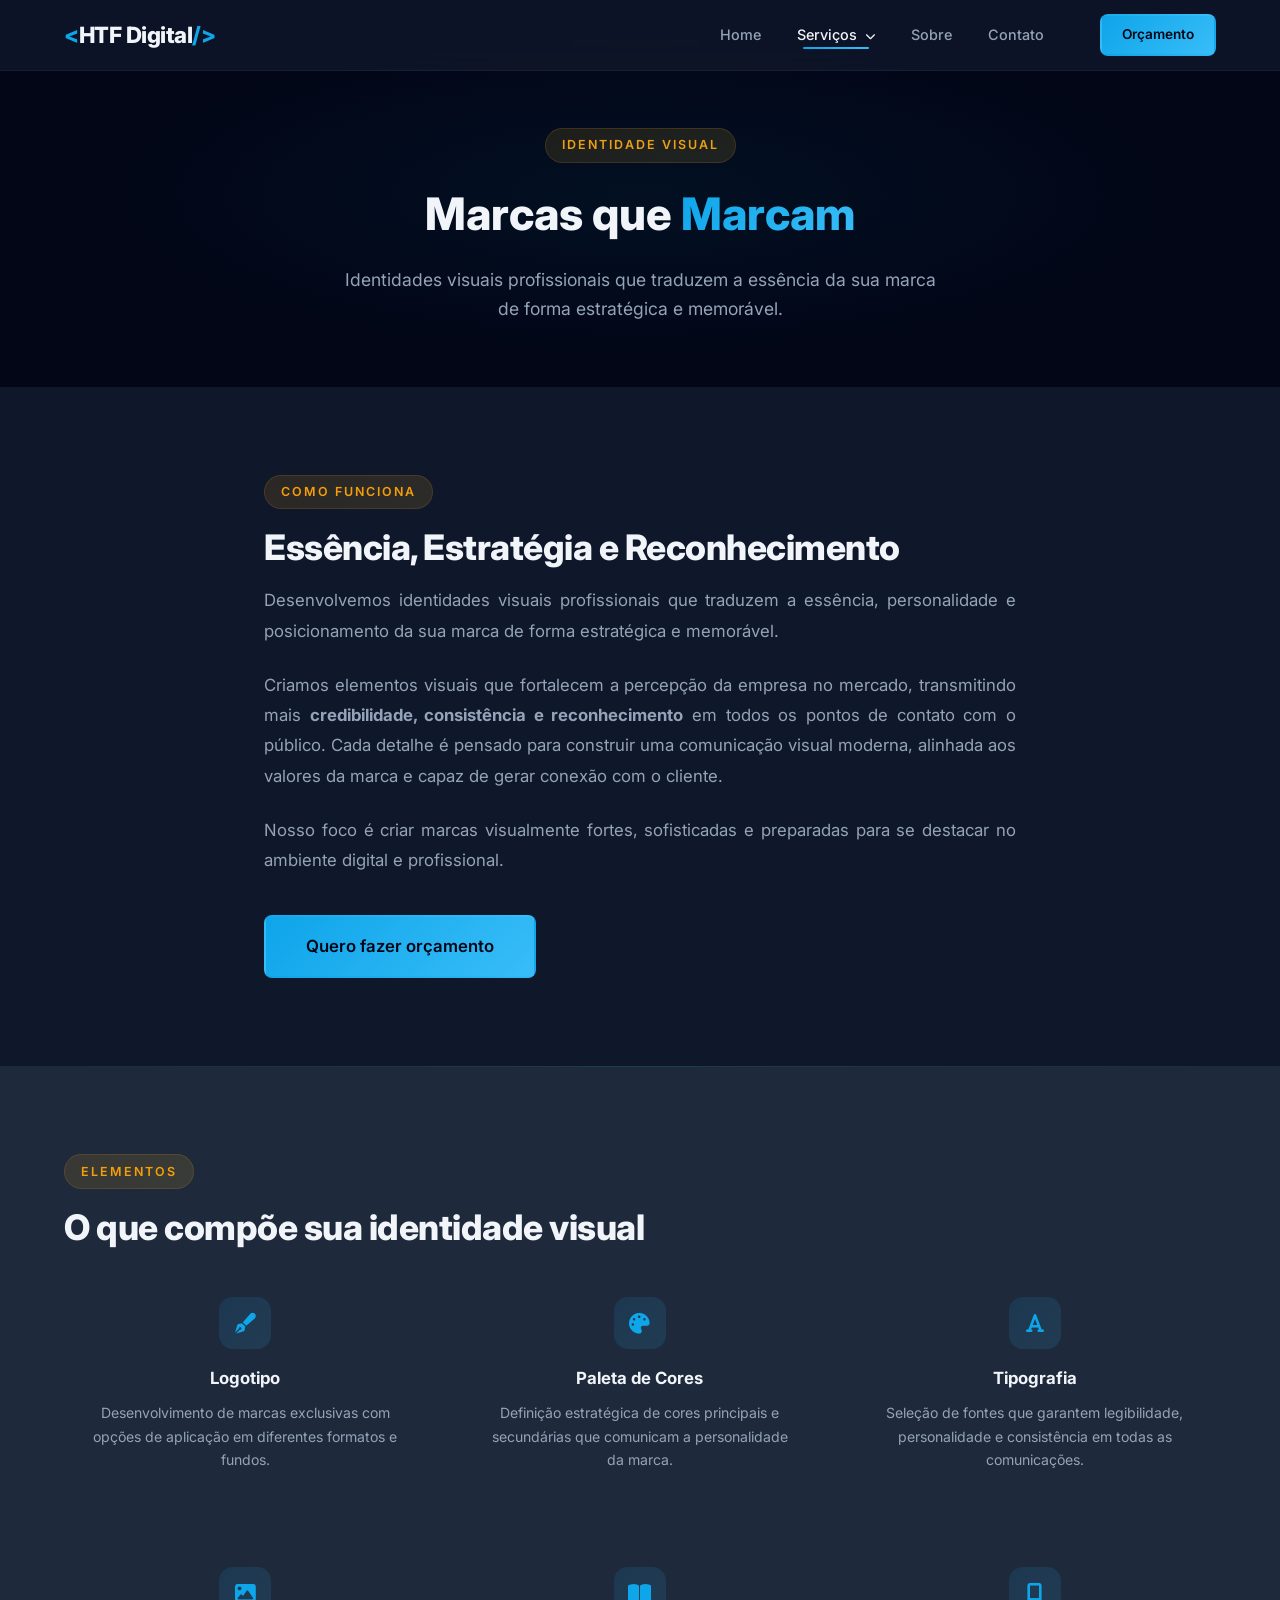
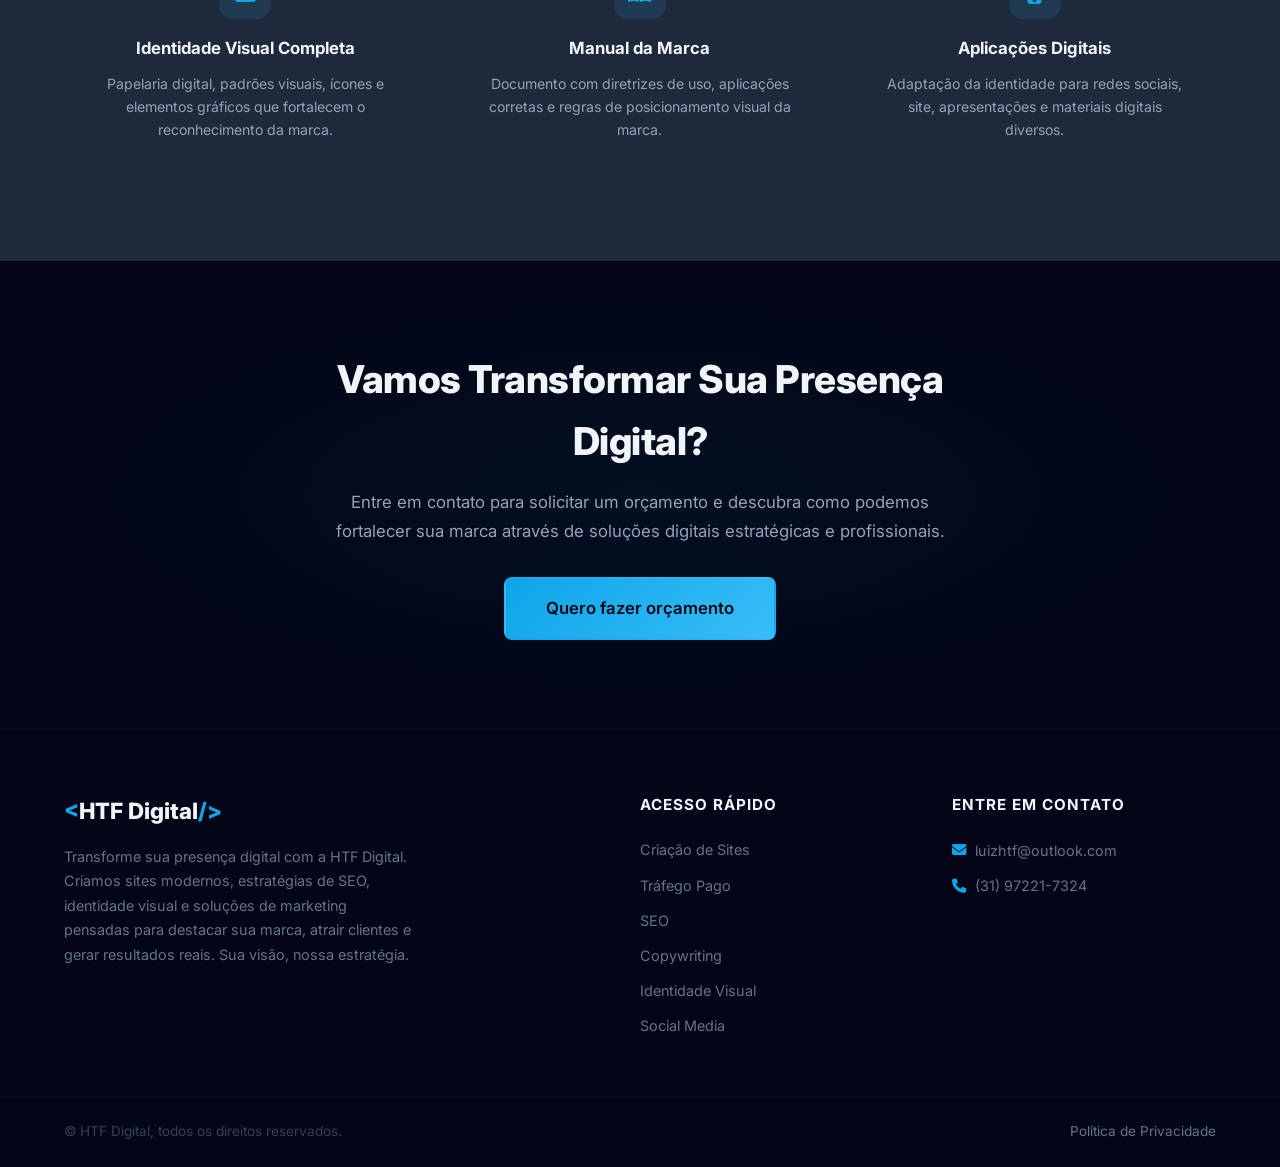
<file: identidade-visual.html>
<!DOCTYPE html>
<html lang="pt-BR">
<head>
  <meta charset="UTF-8">
  <meta name="viewport" content="width=device-width, initial-scale=1.0">

  <!-- SEO PRIMÁRIO -->
  <title>Identidade Visual — Branding Profissional | HTF Digital</title>
  <meta name="description" content="Identidade visual profissional pela HTF Digital. Logotipos, paleta de cores, tipografia, manual da marca e branding completo para fortalecer sua marca.">
  <meta name="keywords" content="identidade visual, branding, logotipo, paleta de cores, tipografia, manual da marca, design gráfico, HTF Digital">
  <meta name="robots" content="index, follow">
  <link rel="canonical" href="https://luizhtf.com/identidade-visual.html">

  <!-- OPEN GRAPH -->
  <meta property="og:type" content="website">
  <meta property="og:title" content="Identidade Visual — Branding Profissional | HTF Digital">
  <meta property="og:description" content="Identidades visuais profissionais que traduzem a essência da sua marca de forma estratégica e memorável.">
  <meta property="og:url" content="https://luizhtf.com/identidade-visual.html">
  <meta property="og:site_name" content="HTF Digital">
  <meta property="og:locale" content="pt_BR">

  <!-- TWITTER CARDS -->
  <meta name="twitter:card" content="summary_large_image">
  <meta name="twitter:title" content="Identidade Visual — Branding Profissional | HTF Digital">
  <meta name="twitter:description" content="Identidades visuais profissionais que traduzem a essência da sua marca de forma estratégica e memorável.">

  <!-- SCHEMA.ORG JSON-LD -->
  <script type="application/ld+json">
  {
    "@context": "https://schema.org",
    "@type": "Service",
    "name": "Identidade Visual",
    "provider": {
      "@type": "ProfessionalService",
      "name": "HTF Digital",
      "url": "https://luizhtf.com/"
    },
    "description": "Criação de identidades visuais profissionais: logotipos, paleta de cores, tipografia, manual da marca e branding completo.",
    "areaServed": "BR"
  }
  </script>

  <!-- GOOGLE FONTS: Inter + Space Grotesk -->
  <link rel="preconnect" href="https://fonts.googleapis.com">
  <link rel="preconnect" href="https://fonts.gstatic.com" crossorigin>
  <link href="https://fonts.googleapis.com/css2?family=Inter:wght@300;400;500;600;700;800;900&family=Space+Grotesk:wght@400;500;600;700&display=swap" rel="stylesheet">

  <!-- FONT AWESOME 6 -->
  <link rel="stylesheet" href="https://cdnjs.cloudflare.com/ajax/libs/font-awesome/6.5.1/css/all.min.css">

  <!-- CSS -->
  <link rel="stylesheet" href="style.css">
</head>
<body>

  <!-- ===== SCROLL PROGRESS BAR ===== -->
  <div class="scroll-progress" id="scrollProgress" aria-hidden="true"></div>

  <!-- ===== HEADER ===== -->
  <header class="header" role="banner">
    <div class="container header__inner">
      <a href="index.html" class="header__logo" aria-label="HTF Digital - Página inicial">
        <span class="header__logo-text">HTF Digital</span>
      </a>

      <button class="header__hamburger" id="hamburgerBtn" aria-label="Abrir menu de navegação" aria-expanded="false">
        <i class="fas fa-bars"></i>
      </button>

      <div class="header__overlay" id="menuOverlay" aria-hidden="true"></div>

      <nav class="header__nav" id="mainNav" role="navigation" aria-label="Menu principal">
        <ul class="header__menu">
          <li><a href="index.html" class="header__link">Home</a></li>
          <li class="header__dropdown">
            <a href="index.html#servicos" class="header__link header__link--active header__link--dropdown">
              Serviços <i class="fas fa-chevron-down"></i>
            </a>
            <ul class="header__dropdown-menu">
              <li><a href="criacao-de-sites.html">Criação de Sites</a></li>
              <li><a href="trafego-pago.html">Tráfego Pago</a></li>
              <li><a href="seo.html">SEO</a></li>
              <li><a href="copywritting.html">Copywriting</a></li>
              <li><a href="identidade-visual.html">Identidade Visual</a></li>
              <li><a href="social-media.html">Social Media</a></li>
            </ul>
          </li>
          <li><a href="quem-somos.html" class="header__link">Sobre</a></li>
          <li><a href="index.html#contato" class="header__link">Contato</a></li>
        </ul>
        <a href="index.html#contato" class="btn btn--primary header__cta">Orçamento</a>
      </nav>
    </div>
  </header>

  <!-- ===== PAGE HERO ===== -->
  <section class="page-hero section-reveal" aria-label="Identidade Visual">
    <div class="container page-hero__inner">
      <span class="badge">IDENTIDADE VISUAL</span>
      <h1 class="page-hero__title">
        Marcas que <span class="gradient-text">Marcam</span>
      </h1>
      <p class="page-hero__subtitle">
        Identidades visuais profissionais que traduzem a essência da sua marca de forma estratégica e memorável.
      </p>
    </div>
  </section>

  <!-- ===== CONTEÚDO DO SERVIÇO ===== -->
  <section class="service-page section-reveal" aria-labelledby="service-title-iv">
    <div class="container service-page__content">
      <span class="badge">COMO FUNCIONA</span>
      <h2 id="service-title-iv" class="section__title">Essência, Estratégia e Reconhecimento</h2>

      <p>
        Desenvolvemos identidades visuais profissionais que traduzem a essência, personalidade e posicionamento da sua marca de forma estratégica e memorável.
      </p>

      <p>
        Criamos elementos visuais que fortalecem a percepção da empresa no mercado, transmitindo mais <strong>credibilidade, consistência e reconhecimento</strong> em todos os pontos de contato com o público. Cada detalhe é pensado para construir uma comunicação visual moderna, alinhada aos valores da marca e capaz de gerar conexão com o cliente.
      </p>

      <p>
        Nosso foco é criar marcas visualmente fortes, sofisticadas e preparadas para se destacar no ambiente digital e profissional.
      </p>

      <a href="index.html#contato" class="btn btn--primary btn--lg">Quero fazer orçamento</a>
    </div>
  </section>

  <!-- ===== ELEMENTOS ===== -->
  <section class="differentials section-reveal" aria-label="Elementos da Identidade Visual">
    <div class="container">
      <span class="badge">ELEMENTOS</span>
      <h2 class="section__title">O que compõe sua identidade visual</h2>

      <div class="differentials__grid">
        <div class="differential__item card-reveal">
          <div class="diff__icon"><i class="fas fa-pen-fancy"></i></div>
          <h3>Logotipo</h3>
          <p>Desenvolvimento de marcas exclusivas com opções de aplicação em diferentes formatos e fundos.</p>
        </div>
        <div class="differential__item card-reveal">
          <div class="diff__icon"><i class="fas fa-palette"></i></div>
          <h3>Paleta de Cores</h3>
          <p>Definição estratégica de cores principais e secundárias que comunicam a personalidade da marca.</p>
        </div>
        <div class="differential__item card-reveal">
          <div class="diff__icon"><i class="fas fa-font"></i></div>
          <h3>Tipografia</h3>
          <p>Seleção de fontes que garantem legibilidade, personalidade e consistência em todas as comunicações.</p>
        </div>
        <div class="differential__item card-reveal">
          <div class="diff__icon"><i class="fas fa-image"></i></div>
          <h3>Identidade Visual Completa</h3>
          <p>Papelaria digital, padrões visuais, ícones e elementos gráficos que fortalecem o reconhecimento da marca.</p>
        </div>
        <div class="differential__item card-reveal">
          <div class="diff__icon"><i class="fas fa-book-open"></i></div>
          <h3>Manual da Marca</h3>
          <p>Documento com diretrizes de uso, aplicações corretas e regras de posicionamento visual da marca.</p>
        </div>
        <div class="differential__item card-reveal">
          <div class="diff__icon"><i class="fas fa-mobile-screen"></i></div>
          <h3>Aplicações Digitais</h3>
          <p>Adaptação da identidade para redes sociais, site, apresentações e materiais digitais diversos.</p>
        </div>
      </div>
    </div>
  </section>

  <!-- ===== CTA ===== -->
  <section class="cta section-reveal" aria-labelledby="cta-title-iv">
    <div class="container cta__inner">
      <h2 class="cta__title" id="cta-title-iv">Vamos Transformar Sua Presença Digital?</h2>
      <p class="cta__text">
        Entre em contato para solicitar um orçamento e descubra como podemos fortalecer sua marca através de soluções digitais estratégicas e profissionais.
      </p>
      <a href="index.html#contato" class="btn btn--primary btn--lg">Quero fazer orçamento</a>
    </div>
  </section>

 <!-- ===== FOOTER ===== -->
  <footer class="footer" role="contentinfo">
    <div class="container footer__inner">
      <div class="footer__brand">
        <a href="index.html" class="footer__logo">HTF Digital</a>
        <p class="footer__description">
          Transforme sua presença digital com a HTF Digital. Criamos sites modernos, estratégias de SEO, identidade visual e soluções de marketing pensadas para destacar sua marca, atrair clientes e gerar resultados reais. Sua visão, nossa estratégia.
        </p>
      </div>

      <div class="footer__links">
        <h4>Acesso Rápido</h4>
        <ul>
          <li><a href="criacao-de-sites.html">Criação de Sites</a></li>
          <li><a href="trafego-pago.html">Tráfego Pago</a></li>
          <li><a href="seo.html">SEO</a></li>
          <li><a href="copywritting.html">Copywriting</a></li>
          <li><a href="identidade-visual.html">Identidade Visual</a></li>
          <li><a href="social-media.html">Social Media</a></li>
        </ul>
      </div>

      <div class="footer__contact">
        <h4>Entre em Contato</h4>
        <ul>
          <li><a href="mailto:luizhtf@outlook.com"><i class="fas fa-envelope"></i> luizhtf@outlook.com</a></li>
          <li><a href="tel:+5531972217324"><i class="fas fa-phone"></i> (31) 97221-7324</a></li>
        </ul>
      </div>
    </div>

    <div class="footer__bottom">
      <div class="container">
        <p>&copy; HTF Digital, todos os direitos reservados.</p>
        <a href="politica-privacidade.html">Política de Privacidade</a>
      </div>
    </div>
  </footer>

  <!-- ===== FLOATING CTA (mobile) ===== -->
  <a href="index.html#contato" class="floating-cta" aria-label="Solicitar orçamento">
    <i class="fas fa-comment-dots"></i>
    <span>Orçamento</span>
  </a>

  <!-- JavaScript -->
  <script src="script.js" defer></script>
</body>
</html>
</file>
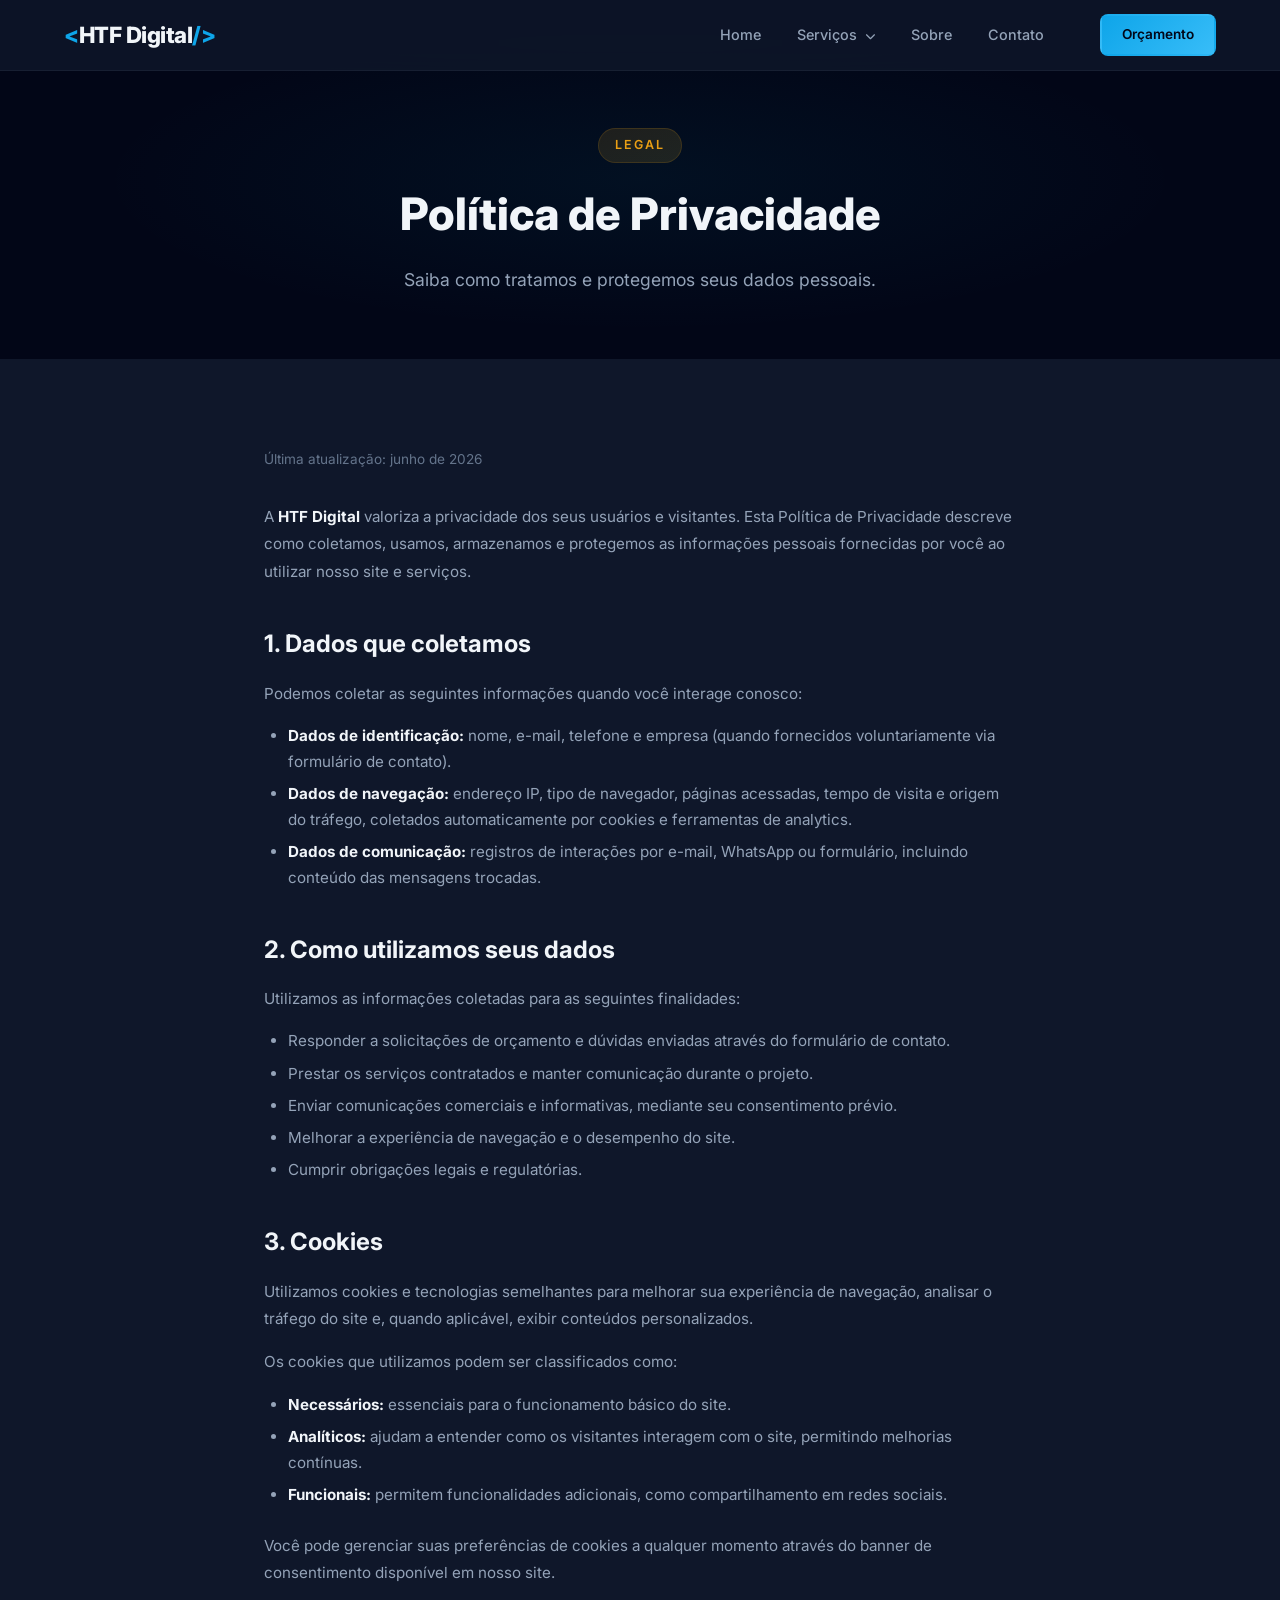
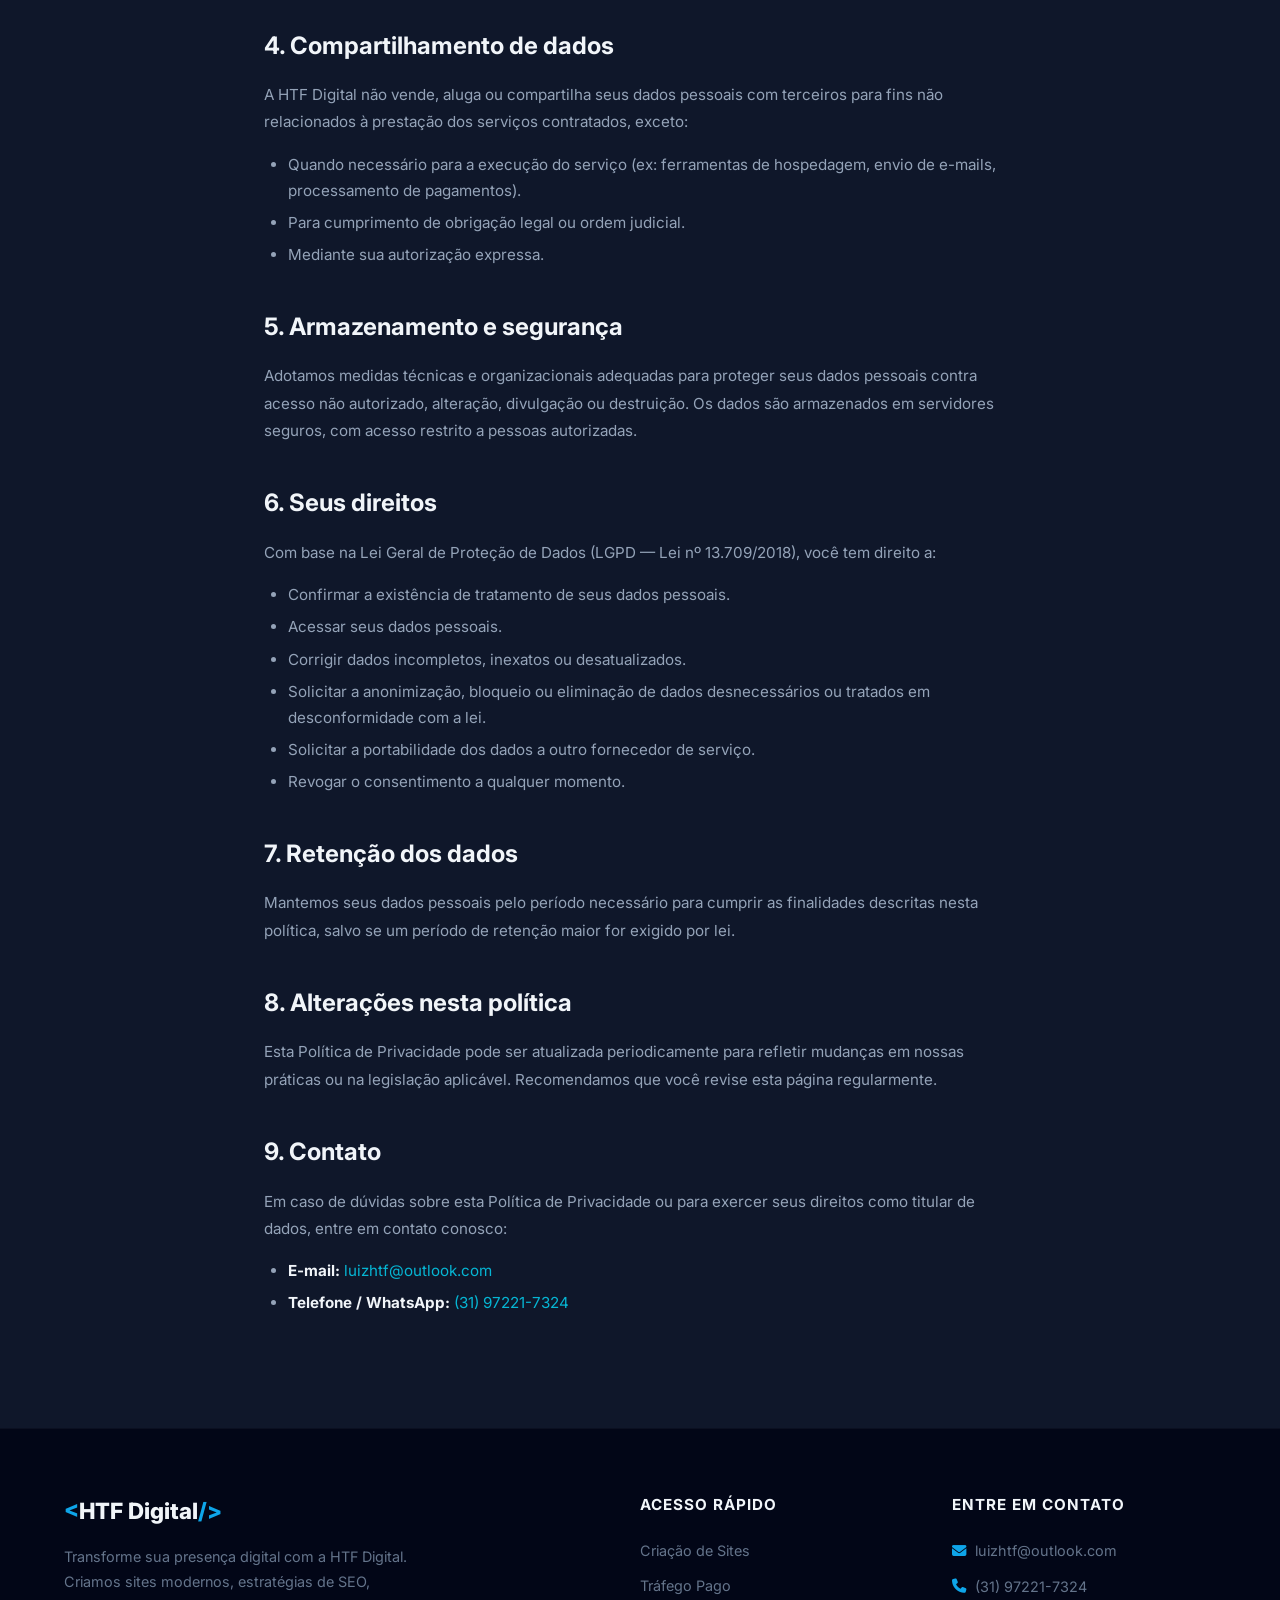
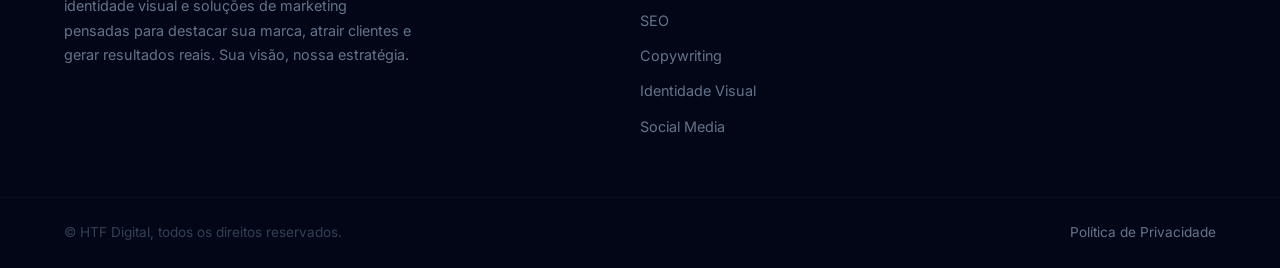
<file: politica-privacidade.html>
<!DOCTYPE html>
<html lang="pt-BR">
<head>
  <meta charset="UTF-8">
  <meta name="viewport" content="width=device-width, initial-scale=1.0">
  <meta name="description" content="Política de Privacidade da HTF Digital. Saiba como tratamos seus dados pessoais e cookies.">
  <title>Política de Privacidade — HTF Digital</title>

  <!-- Google Fonts: Inter -->
  <link rel="preconnect" href="https://fonts.googleapis.com">
  <link rel="preconnect" href="https://fonts.gstatic.com" crossorigin>
  <link href="https://fonts.googleapis.com/css2?family=Inter:wght@300;400;500;600;700;800&display=swap" rel="stylesheet">

  <!-- Font Awesome 6 -->
  <link rel="stylesheet" href="https://cdnjs.cloudflare.com/ajax/libs/font-awesome/6.5.1/css/all.min.css">

  <!-- CSS -->
  <link rel="stylesheet" href="style.css">

  <style>
    /* Estilos específicos para a página de política */
    .policy {
      background-color: #0f172a;
    }

    .policy__content {
      max-width: 800px;
      margin: 0 auto;
    }

    .policy__content h2 {
      font-size: 1.5rem;
      font-weight: 700;
      color: #f1f5f9;
      margin-top: 2.5rem;
      margin-bottom: 1rem;
    }

    .policy__content h3 {
      font-size: 1.15rem;
      font-weight: 600;
      color: #f1f5f9;
      margin-top: 2rem;
      margin-bottom: 0.75rem;
    }

    .policy__content p {
      color: #94a3b8;
      font-size: 0.95rem;
      line-height: 1.8;
      margin-bottom: 1rem;
    }

    .policy__content ul {
      padding-left: 1.5rem;
      margin-bottom: 1.5rem;
    }

    .policy__content ul li {
      color: #94a3b8;
      font-size: 0.95rem;
      line-height: 1.7;
      margin-bottom: 0.4rem;
      list-style-type: disc;
    }

    .policy__content strong {
      color: #f1f5f9;
    }

    .policy__content .last-update {
      color: #64748b;
      font-size: 0.85rem;
      margin-bottom: 2rem;
    }
  </style>
</head>
<body>

  <!-- ===== HEADER ===== -->
  <header class="header" role="banner">
    <div class="container header__inner">
      <a href="index.html" class="header__logo" aria-label="HTF Digital - Página inicial">
        <span class="header__logo-text">HTF Digital</span>
      </a>

      <button class="header__hamburger" id="hamburgerBtn" aria-label="Abrir menu de navegação" aria-expanded="false">
        <i class="fas fa-bars"></i>
      </button>

      <nav class="header__nav" id="mainNav" role="navigation" aria-label="Menu principal">
        <ul class="header__menu">
          <li><a href="index.html" class="header__link">Home</a></li>
          <li class="header__dropdown">
            <a href="index.html#servicos" class="header__link header__link--dropdown">
              Serviços <i class="fas fa-chevron-down"></i>
            </a>
            <ul class="header__dropdown-menu">
              <li><a href="criacao-de-sites.html">Criação de Sites</a></li>
              <li><a href="trafego-pago.html">Tráfego Pago</a></li>
              <li><a href="seo.html">SEO</a></li>
              <li><a href="copywritting.html">Copywriting</a></li>
              <li><a href="identidade-visual.html">Identidade Visual</a></li>
              <li><a href="social-media.html">Social Media</a></li>
            </ul>
          </li>
          <li><a href="quem-somos.html" class="header__link">Sobre</a></li>
          <li><a href="contato.html" class="header__link">Contato</a></li>
        </ul>
        <a href="contato.html" class="btn btn--primary header__cta">Orçamento</a>
      </nav>
    </div>
  </header>

  <!-- ===== PAGE HERO ===== -->
  <section class="page-hero" aria-label="Política de Privacidade">
    <div class="container page-hero__inner">
      <span class="badge">LEGAL</span>
      <h1 class="page-hero__title">Política de Privacidade</h1>
      <p class="page-hero__subtitle">
        Saiba como tratamos e protegemos seus dados pessoais.
      </p>
    </div>
  </section>

  <!-- ===== CONTEÚDO ===== -->
  <section class="policy" aria-label="Conteúdo da Política de Privacidade">
    <div class="container policy__content">

      <p class="last-update">Última atualização: junho de 2026</p>

      <p>
        A <strong>HTF Digital</strong> valoriza a privacidade dos seus usuários e visitantes. Esta Política de Privacidade descreve como coletamos, usamos, armazenamos e protegemos as informações pessoais fornecidas por você ao utilizar nosso site e serviços.
      </p>

      <h2>1. Dados que coletamos</h2>

      <p>Podemos coletar as seguintes informações quando você interage conosco:</p>

      <ul>
        <li><strong>Dados de identificação:</strong> nome, e-mail, telefone e empresa (quando fornecidos voluntariamente via formulário de contato).</li>
        <li><strong>Dados de navegação:</strong> endereço IP, tipo de navegador, páginas acessadas, tempo de visita e origem do tráfego, coletados automaticamente por cookies e ferramentas de analytics.</li>
        <li><strong>Dados de comunicação:</strong> registros de interações por e-mail, WhatsApp ou formulário, incluindo conteúdo das mensagens trocadas.</li>
      </ul>

      <h2>2. Como utilizamos seus dados</h2>

      <p>Utilizamos as informações coletadas para as seguintes finalidades:</p>

      <ul>
        <li>Responder a solicitações de orçamento e dúvidas enviadas através do formulário de contato.</li>
        <li>Prestar os serviços contratados e manter comunicação durante o projeto.</li>
        <li>Enviar comunicações comerciais e informativas, mediante seu consentimento prévio.</li>
        <li>Melhorar a experiência de navegação e o desempenho do site.</li>
        <li>Cumprir obrigações legais e regulatórias.</li>
      </ul>

      <h2>3. Cookies</h2>

      <p>
        Utilizamos cookies e tecnologias semelhantes para melhorar sua experiência de navegação, analisar o tráfego do site e, quando aplicável, exibir conteúdos personalizados.
      </p>

      <p>Os cookies que utilizamos podem ser classificados como:</p>

      <ul>
        <li><strong>Necessários:</strong> essenciais para o funcionamento básico do site.</li>
        <li><strong>Analíticos:</strong> ajudam a entender como os visitantes interagem com o site, permitindo melhorias contínuas.</li>
        <li><strong>Funcionais:</strong> permitem funcionalidades adicionais, como compartilhamento em redes sociais.</li>
      </ul>

      <p>
        Você pode gerenciar suas preferências de cookies a qualquer momento através do banner de consentimento disponível em nosso site.
      </p>

      <h2>4. Compartilhamento de dados</h2>

      <p>
        A HTF Digital não vende, aluga ou compartilha seus dados pessoais com terceiros para fins não relacionados à prestação dos serviços contratados, exceto:
      </p>

      <ul>
        <li>Quando necessário para a execução do serviço (ex: ferramentas de hospedagem, envio de e-mails, processamento de pagamentos).</li>
        <li>Para cumprimento de obrigação legal ou ordem judicial.</li>
        <li>Mediante sua autorização expressa.</li>
      </ul>

      <h2>5. Armazenamento e segurança</h2>

      <p>
        Adotamos medidas técnicas e organizacionais adequadas para proteger seus dados pessoais contra acesso não autorizado, alteração, divulgação ou destruição. Os dados são armazenados em servidores seguros, com acesso restrito a pessoas autorizadas.
      </p>

      <h2>6. Seus direitos</h2>

      <p>Com base na Lei Geral de Proteção de Dados (LGPD — Lei nº 13.709/2018), você tem direito a:</p>

      <ul>
        <li>Confirmar a existência de tratamento de seus dados pessoais.</li>
        <li>Acessar seus dados pessoais.</li>
        <li>Corrigir dados incompletos, inexatos ou desatualizados.</li>
        <li>Solicitar a anonimização, bloqueio ou eliminação de dados desnecessários ou tratados em desconformidade com a lei.</li>
        <li>Solicitar a portabilidade dos dados a outro fornecedor de serviço.</li>
        <li>Revogar o consentimento a qualquer momento.</li>
      </ul>

      <h2>7. Retenção dos dados</h2>

      <p>
        Mantemos seus dados pessoais pelo período necessário para cumprir as finalidades descritas nesta política, salvo se um período de retenção maior for exigido por lei.
      </p>

      <h2>8. Alterações nesta política</h2>

      <p>
        Esta Política de Privacidade pode ser atualizada periodicamente para refletir mudanças em nossas práticas ou na legislação aplicável. Recomendamos que você revise esta página regularmente.
      </p>

      <h2>9. Contato</h2>

      <p>
        Em caso de dúvidas sobre esta Política de Privacidade ou para exercer seus direitos como titular de dados, entre em contato conosco:
      </p>

      <ul>
        <li><strong>E-mail:</strong> <a href="mailto:luizhtf@outlook.com" style="color: #06b6d4;">luizhtf@outlook.com</a></li>
        <li><strong>Telefone / WhatsApp:</strong> <a href="tel:+5531972217324" style="color: #06b6d4;">(31) 97221-7324</a></li>
      </ul>

    </div>
  </section>

 <!-- ===== FOOTER ===== -->
  <footer class="footer" role="contentinfo">
    <div class="container footer__inner">
      <div class="footer__brand">
        <a href="index.html" class="footer__logo">HTF Digital</a>
        <p class="footer__description">
          Transforme sua presença digital com a HTF Digital. Criamos sites modernos, estratégias de SEO, identidade visual e soluções de marketing pensadas para destacar sua marca, atrair clientes e gerar resultados reais. Sua visão, nossa estratégia.
        </p>
      </div>

      <div class="footer__links">
        <h4>Acesso Rápido</h4>
        <ul>
          <li><a href="criacao-de-sites.html">Criação de Sites</a></li>
          <li><a href="trafego-pago.html">Tráfego Pago</a></li>
          <li><a href="seo.html">SEO</a></li>
          <li><a href="copywritting.html">Copywriting</a></li>
          <li><a href="identidade-visual.html">Identidade Visual</a></li>
          <li><a href="social-media.html">Social Media</a></li>
        </ul>
      </div>

      <div class="footer__contact">
        <h4>Entre em Contato</h4>
        <ul>
          <li><a href="mailto:luizhtf@outlook.com"><i class="fas fa-envelope"></i> luizhtf@outlook.com</a></li>
          <li><a href="https://w.app/htfdigital"><i class="fas fa-phone"></i> (31) 97221-7324</a></li>
        </ul>
      </div>
    </div>

    <div class="footer__bottom">
      <div class="container">
        <p>&copy; HTF Digital, todos os direitos reservados.</p>
        <a href="politica-privacidade.html">Política de Privacidade</a>
      </div>
    </div>
  </footer>

  <!-- JavaScript -->
  <script src="script.js"></script>
</body>
</html>
</file>
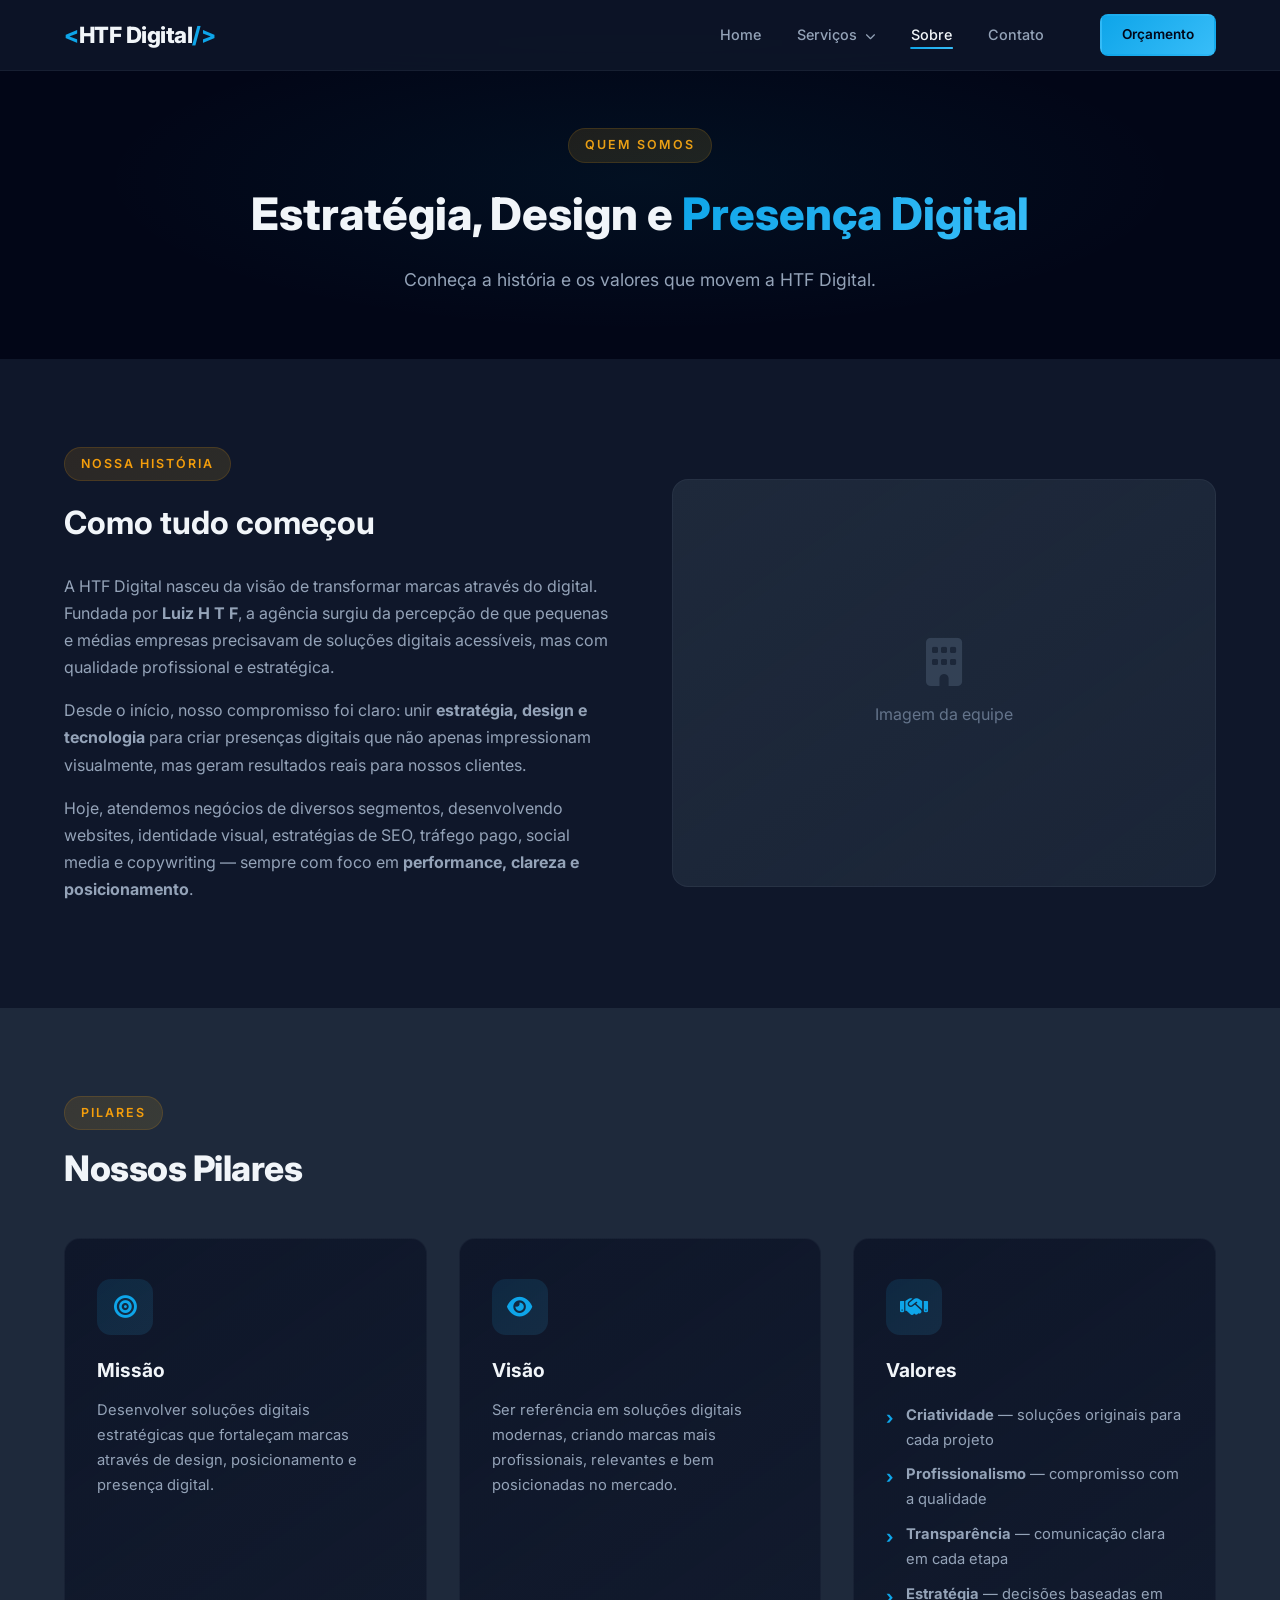
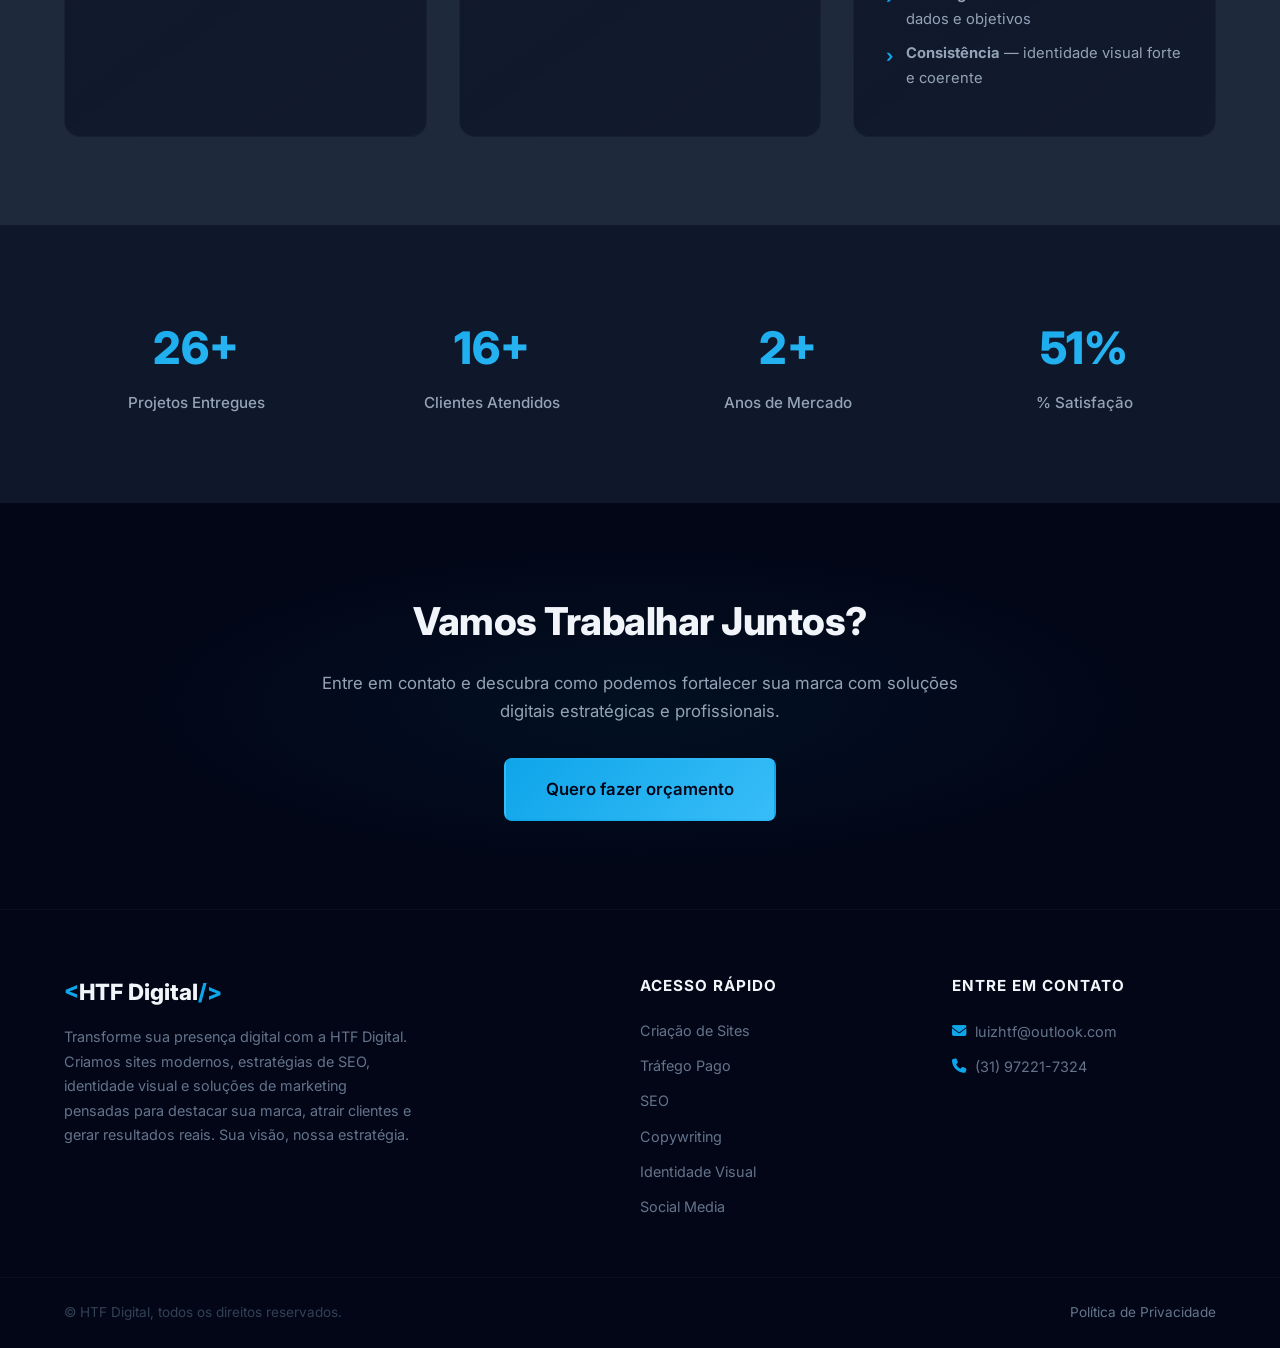
<file: quem-somos.html>
<!DOCTYPE html>
<html lang="pt-BR">
<head>
  <meta charset="UTF-8">
  <meta name="viewport" content="width=device-width, initial-scale=1.0">

  <!-- SEO PRIMÁRIO -->
  <title>Quem Somos — HTF Digital</title>
  <meta name="description" content="Conheça a HTF Digital — nossa história, missão, visão e valores. Soluções digitais estratégicas para fortalecer sua marca.">
  <meta name="keywords" content="HTF Digital, quem somos, agência digital, marketing digital, história, missão, visão, valores">
  <meta name="robots" content="index, follow">
  <link rel="canonical" href="https://luizhtf.com/quem-somos.html">

  <!-- OPEN GRAPH -->
  <meta property="og:type" content="website">
  <meta property="og:title" content="Quem Somos — HTF Digital">
  <meta property="og:description" content="Conheça a história e os valores que movem a HTF Digital. Estratégia, design e presença digital para sua marca.">
  <meta property="og:url" content="https://luizhtf.com/quem-somos.html">
  <meta property="og:site_name" content="HTF Digital">
  <meta property="og:locale" content="pt_BR">

  <!-- TWITTER CARDS -->
  <meta name="twitter:card" content="summary_large_image">
  <meta name="twitter:title" content="Quem Somos — HTF Digital">
  <meta name="twitter:description" content="Conheça a história e os valores que movem a HTF Digital. Estratégia, design e presença digital para sua marca.">

  <!-- SCHEMA.ORG JSON-LD -->
  <script type="application/ld+json">
  {
    "@context": "https://schema.org",
    "@type": "AboutPage",
    "name": "Quem Somos — HTF Digital",
    "description": "Conheça a história, missão, visão e valores da HTF Digital.",
    "mainEntity": {
      "@type": "ProfessionalService",
      "name": "HTF Digital",
      "url": "https://luizhtf.com/",
      "email": "luizhtf@outlook.com",
      "founder": {
        "@type": "Person",
        "name": "Luiz H T F"
      }
    }
  }
  </script>

  <!-- GOOGLE FONTS: Inter + Space Grotesk -->
  <link rel="preconnect" href="https://fonts.googleapis.com">
  <link rel="preconnect" href="https://fonts.gstatic.com" crossorigin>
  <link href="https://fonts.googleapis.com/css2?family=Inter:wght@300;400;500;600;700;800;900&family=Space+Grotesk:wght@400;500;600;700&display=swap" rel="stylesheet">

  <!-- FONT AWESOME 6 -->
  <link rel="stylesheet" href="https://cdnjs.cloudflare.com/ajax/libs/font-awesome/6.5.1/css/all.min.css">

  <!-- CSS -->
  <link rel="stylesheet" href="style.css">
</head>
<body>

  <!-- ===== SCROLL PROGRESS BAR ===== -->
  <div class="scroll-progress" id="scrollProgress" aria-hidden="true"></div>

  <!-- ===== HEADER / NAVEGAÇÃO ===== -->
  <header class="header" role="banner">
    <div class="container header__inner">
      <a href="index.html" class="header__logo" aria-label="HTF Digital - Página inicial">
        <span class="header__logo-text">HTF Digital</span>
      </a>

      <button class="header__hamburger" id="hamburgerBtn" aria-label="Abrir menu de navegação" aria-expanded="false">
        <i class="fas fa-bars"></i>
      </button>

      <div class="header__overlay" id="menuOverlay" aria-hidden="true"></div>

      <nav class="header__nav" id="mainNav" role="navigation" aria-label="Menu principal">
        <ul class="header__menu">
          <li><a href="index.html" class="header__link">Home</a></li>
          <li class="header__dropdown">
            <a href="index.html#servicos" class="header__link header__link--dropdown">
              Serviços <i class="fas fa-chevron-down"></i>
            </a>
            <ul class="header__dropdown-menu">
              <li><a href="criacao-de-sites.html">Criação de Sites</a></li>
              <li><a href="trafego-pago.html">Tráfego Pago</a></li>
              <li><a href="seo.html">SEO</a></li>
              <li><a href="copywritting.html">Copywriting</a></li>
              <li><a href="identidade-visual.html">Identidade Visual</a></li>
              <li><a href="social-media.html">Social Media</a></li>
            </ul>
          </li>
          <li><a href="quem-somos.html" class="header__link header__link--active">Sobre</a></li>
          <li><a href="index.html#contato" class="header__link">Contato</a></li>
        </ul>
        <a href="index.html#contato" class="btn btn--primary header__cta">Orçamento</a>
      </nav>
    </div>
  </header>

  <!-- ===== PAGE HERO ===== -->
  <section class="page-hero section-reveal" aria-label="Cabeçalho da página Quem Somos">
    <div class="container page-hero__inner">
      <span class="badge">QUEM SOMOS</span>
      <h1 class="page-hero__title">
        Estratégia, Design e <span class="gradient-text">Presença Digital</span>
      </h1>
      <p class="page-hero__subtitle">
        Conheça a história e os valores que movem a HTF Digital.
      </p>
    </div>
  </section>

  <!-- ===== NOSSA HISTÓRIA ===== -->
  <section class="story section-reveal" aria-labelledby="story-title">
    <div class="container story__inner">
      <div class="story__content">
        <span class="badge">NOSSA HISTÓRIA</span>
        <h2 id="story-title">Como tudo começou</h2>
        <p>
          A HTF Digital nasceu da visão de transformar marcas através do digital. Fundada por <strong>Luiz H T F</strong>, a agência surgiu da percepção de que pequenas e médias empresas precisavam de soluções digitais acessíveis, mas com qualidade profissional e estratégica.
        </p>
        <p>
          Desde o início, nosso compromisso foi claro: unir <strong>estratégia, design e tecnologia</strong> para criar presenças digitais que não apenas impressionam visualmente, mas geram resultados reais para nossos clientes.
        </p>
        <p>
          Hoje, atendemos negócios de diversos segmentos, desenvolvendo websites, identidade visual, estratégias de SEO, tráfego pago, social media e copywriting — sempre com foco em <strong>performance, clareza e posicionamento</strong>.
        </p>
      </div>
      <div class="story__image">
        <div class="story__image-placeholder">
          <i class="fas fa-building"></i>
          <span>Imagem da equipe</span>
        </div>
      </div>
    </div>
  </section>

  <!-- ===== MISSÃO, VISÃO E VALORES ===== -->
  <section class="mvv section-reveal" aria-labelledby="mvv-title">
    <div class="container">
      <span class="badge">PILARES</span>
      <h2 class="section__title" id="mvv-title">Nossos Pilares</h2>
      <div class="mvv__grid">
        <article class="mvv__card card-reveal">
          <div class="mvv__icon"><i class="fas fa-bullseye"></i></div>
          <h3>Missão</h3>
          <p>Desenvolver soluções digitais estratégicas que fortaleçam marcas através de design, posicionamento e presença digital.</p>
        </article>

        <article class="mvv__card card-reveal">
          <div class="mvv__icon"><i class="fas fa-eye"></i></div>
          <h3>Visão</h3>
          <p>Ser referência em soluções digitais modernas, criando marcas mais profissionais, relevantes e bem posicionadas no mercado.</p>
        </article>

        <article class="mvv__card card-reveal">
          <div class="mvv__icon"><i class="fas fa-handshake"></i></div>
          <h3>Valores</h3>
          <ul>
            <li><strong>Criatividade</strong> — soluções originais para cada projeto</li>
            <li><strong>Profissionalismo</strong> — compromisso com a qualidade</li>
            <li><strong>Transparência</strong> — comunicação clara em cada etapa</li>
            <li><strong>Estratégia</strong> — decisões baseadas em dados e objetivos</li>
            <li><strong>Consistência</strong> — identidade visual forte e coerente</li>
          </ul>
        </article>
      </div>
    </div>
  </section>

  <!-- ===== NÚMEROS ===== -->
  <section class="numbers section-reveal" aria-label="Números da HTF Digital">
    <div class="container numbers__grid">
      <div class="numbers__item card-reveal">
        <span class="numbers__value" data-target="50">0</span>
        <span class="numbers__label">Projetos Entregues</span>
      </div>
      <div class="numbers__item card-reveal">
        <span class="numbers__value" data-target="30">0</span>
        <span class="numbers__label">Clientes Atendidos</span>
      </div>
      <div class="numbers__item card-reveal">
        <span class="numbers__value" data-target="3">0</span>
        <span class="numbers__label">Anos de Mercado</span>
      </div>
      <div class="numbers__item card-reveal">
        <span class="numbers__value" data-target="98">0</span>
        <span class="numbers__label">% Satisfação</span>
      </div>
    </div>
  </section>

  <!-- ===== CTA ===== -->
  <section class="cta section-reveal" aria-labelledby="cta-title-about">
    <div class="container cta__inner">
      <h2 class="cta__title" id="cta-title-about">Vamos Trabalhar Juntos?</h2>
      <p class="cta__text">
        Entre em contato e descubra como podemos fortalecer sua marca com soluções digitais estratégicas e profissionais.
      </p>
      <a href="index.html#contato" class="btn btn--primary btn--lg">Quero fazer orçamento</a>
    </div>
  </section>

 <!-- ===== FOOTER ===== -->
  <footer class="footer" role="contentinfo">
    <div class="container footer__inner">
      <div class="footer__brand">
        <a href="index.html" class="footer__logo">HTF Digital</a>
        <p class="footer__description">
          Transforme sua presença digital com a HTF Digital. Criamos sites modernos, estratégias de SEO, identidade visual e soluções de marketing pensadas para destacar sua marca, atrair clientes e gerar resultados reais. Sua visão, nossa estratégia.
        </p>
      </div>

      <div class="footer__links">
        <h4>Acesso Rápido</h4>
        <ul>
          <li><a href="criacao-de-sites.html">Criação de Sites</a></li>
          <li><a href="trafego-pago.html">Tráfego Pago</a></li>
          <li><a href="seo.html">SEO</a></li>
          <li><a href="copywritting.html">Copywriting</a></li>
          <li><a href="identidade-visual.html">Identidade Visual</a></li>
          <li><a href="social-media.html">Social Media</a></li>
        </ul>
      </div>

      <div class="footer__contact">
        <h4>Entre em Contato</h4>
        <ul>
          <li><a href="mailto:luizhtf@outlook.com"><i class="fas fa-envelope"></i> luizhtf@outlook.com</a></li>
          <li><a href="tel:+5531972217324"><i class="fas fa-phone"></i> (31) 97221-7324</a></li>
        </ul>
      </div>
    </div>

    <div class="footer__bottom">
      <div class="container">
        <p>&copy; HTF Digital, todos os direitos reservados.</p>
        <a href="politica-privacidade.html">Política de Privacidade</a>
      </div>
    </div>
  </footer>

  <!-- ===== FLOATING CTA (mobile) ===== -->
  <a href="index.html#contato" class="floating-cta" aria-label="Solicitar orçamento">
    <i class="fas fa-comment-dots"></i>
    <span>Orçamento</span>
  </a>

  <!-- JavaScript -->
  <script src="script.js" defer></script>
</body>
</html>
</file>
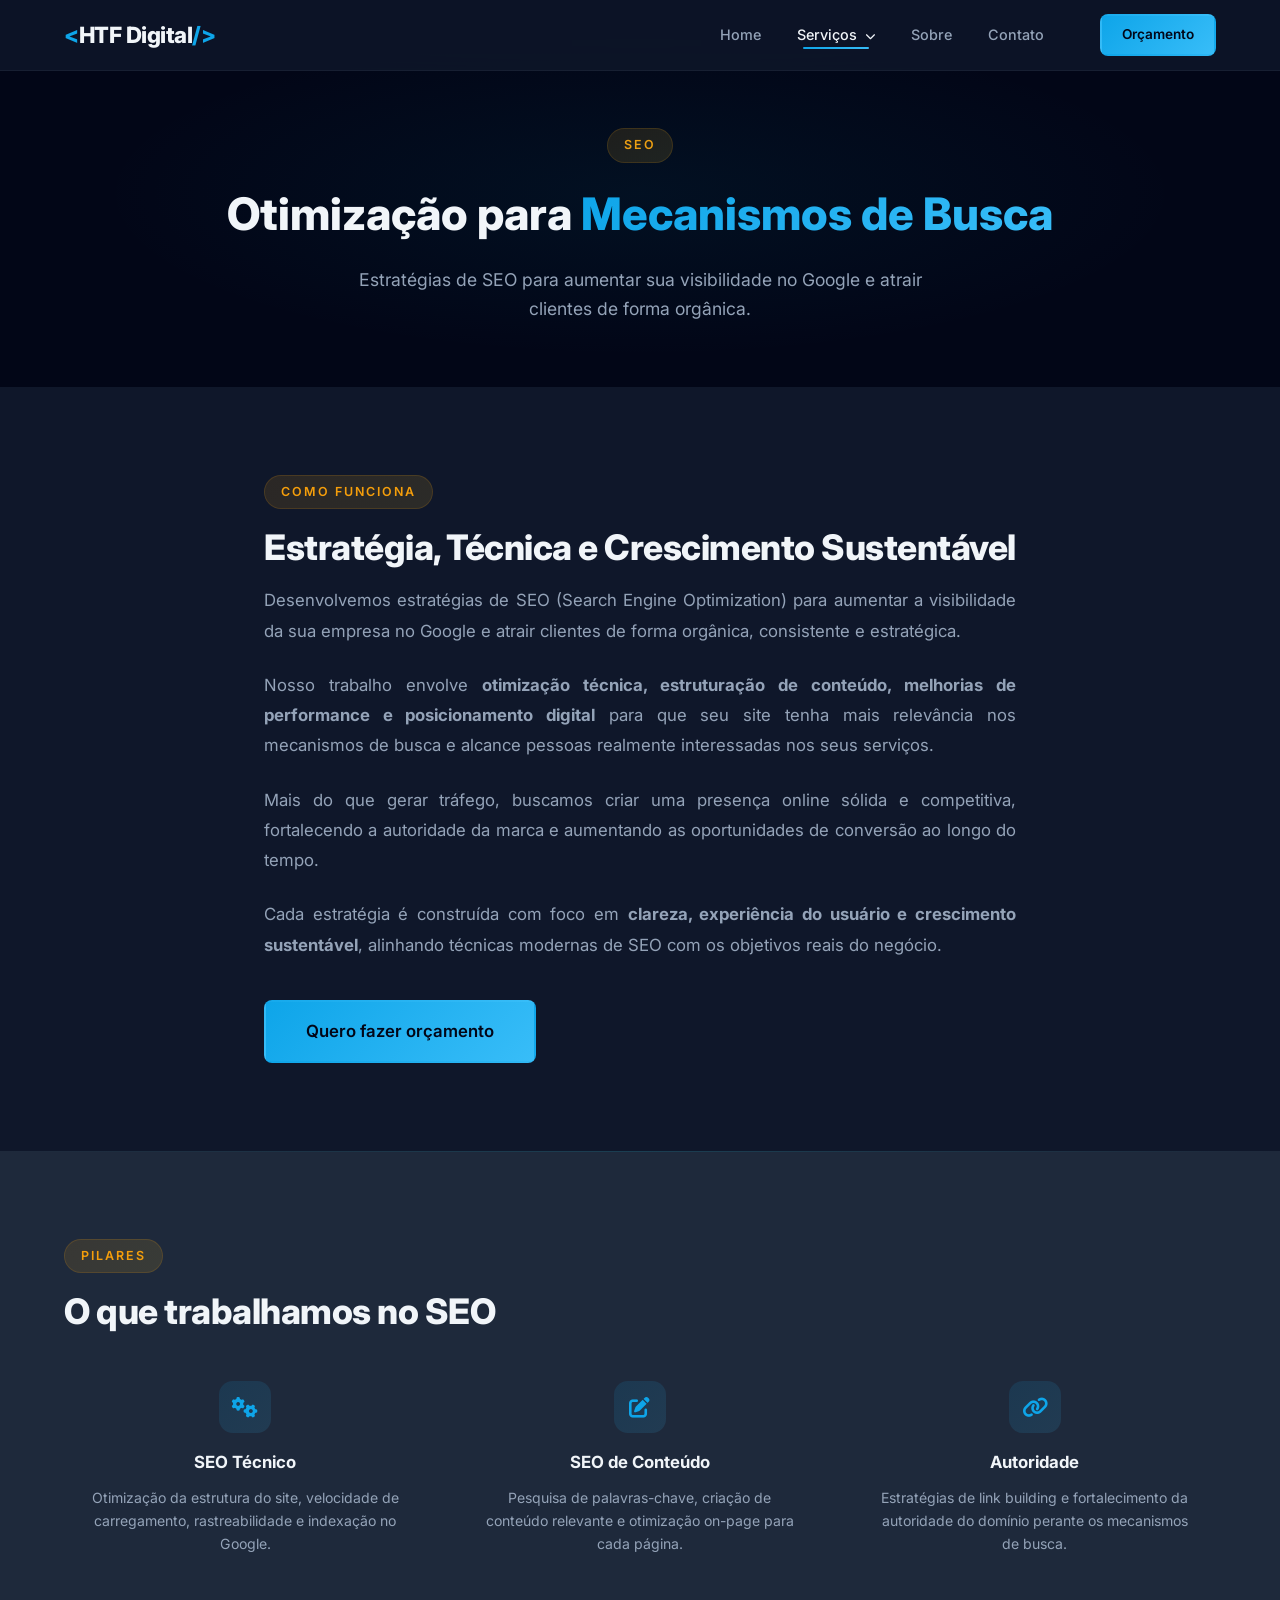
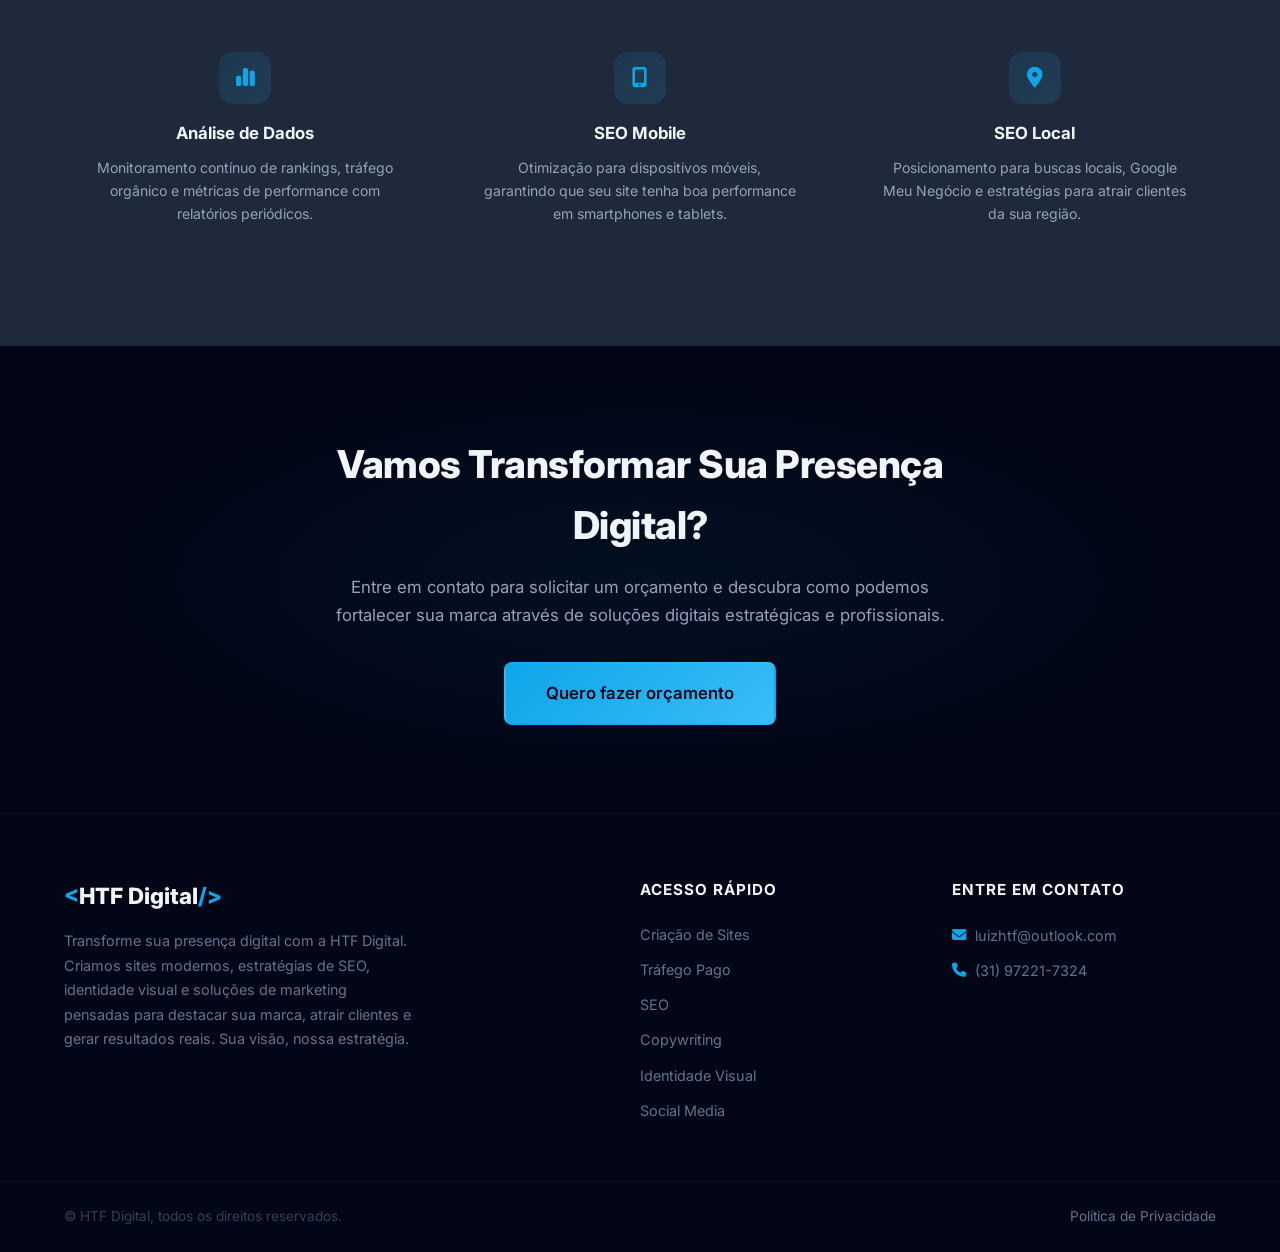
<file: seo.html>
<!DOCTYPE html>
<html lang="pt-BR">
<head>
  <meta charset="UTF-8">
  <meta name="viewport" content="width=device-width, initial-scale=1.0">

  <!-- SEO PRIMÁRIO -->
  <title>SEO — Otimização para Google | HTF Digital</title>
  <meta name="description" content="Estratégias de SEO pela HTF Digital. Otimização técnica, de conteúdo e autoridade para aumentar sua visibilidade no Google e atrair clientes de forma orgânica.">
  <meta name="keywords" content="SEO, otimização de sites, Google, tráfego orgânico, SEO técnico, SEO de conteúdo, link building, HTF Digital">
  <meta name="robots" content="index, follow">
  <link rel="canonical" href="https://luizhtf.com/seo.html">

  <!-- OPEN GRAPH -->
  <meta property="og:type" content="website">
  <meta property="og:title" content="SEO — Otimização para Google | HTF Digital">
  <meta property="og:description" content="Estratégias de SEO para aumentar sua visibilidade no Google e atrair clientes de forma orgânica e sustentável.">
  <meta property="og:url" content="https://luizhtf.com/seo.html">
  <meta property="og:site_name" content="HTF Digital">
  <meta property="og:locale" content="pt_BR">

  <!-- TWITTER CARDS -->
  <meta name="twitter:card" content="summary_large_image">
  <meta name="twitter:title" content="SEO — Otimização para Google | HTF Digital">
  <meta name="twitter:description" content="Estratégias de SEO para aumentar sua visibilidade no Google e atrair clientes de forma orgânica e sustentável.">

  <!-- SCHEMA.ORG JSON-LD -->
  <script type="application/ld+json">
  {
    "@context": "https://schema.org",
    "@type": "Service",
    "name": "Otimização SEO",
    "provider": {
      "@type": "ProfessionalService",
      "name": "HTF Digital",
      "url": "https://luizhtf.com/"
    },
    "description": "Estratégias de SEO técnico, de conteúdo e autoridade para posicionamento no Google.",
    "areaServed": "BR"
  }
  </script>

  <!-- GOOGLE FONTS: Inter + Space Grotesk -->
  <link rel="preconnect" href="https://fonts.googleapis.com">
  <link rel="preconnect" href="https://fonts.gstatic.com" crossorigin>
  <link href="https://fonts.googleapis.com/css2?family=Inter:wght@300;400;500;600;700;800;900&family=Space+Grotesk:wght@400;500;600;700&display=swap" rel="stylesheet">

  <!-- FONT AWESOME 6 -->
  <link rel="stylesheet" href="https://cdnjs.cloudflare.com/ajax/libs/font-awesome/6.5.1/css/all.min.css">

  <!-- CSS -->
  <link rel="stylesheet" href="style.css">
</head>
<body>

  <!-- ===== SCROLL PROGRESS BAR ===== -->
  <div class="scroll-progress" id="scrollProgress" aria-hidden="true"></div>

  <!-- ===== HEADER ===== -->
  <header class="header" role="banner">
    <div class="container header__inner">
      <a href="index.html" class="header__logo" aria-label="HTF Digital - Página inicial">
        <span class="header__logo-text">HTF Digital</span>
      </a>

      <button class="header__hamburger" id="hamburgerBtn" aria-label="Abrir menu de navegação" aria-expanded="false">
        <i class="fas fa-bars"></i>
      </button>

      <div class="header__overlay" id="menuOverlay" aria-hidden="true"></div>

      <nav class="header__nav" id="mainNav" role="navigation" aria-label="Menu principal">
        <ul class="header__menu">
          <li><a href="index.html" class="header__link">Home</a></li>
          <li class="header__dropdown">
            <a href="index.html#servicos" class="header__link header__link--active header__link--dropdown">
              Serviços <i class="fas fa-chevron-down"></i>
            </a>
            <ul class="header__dropdown-menu">
              <li><a href="criacao-de-sites.html">Criação de Sites</a></li>
              <li><a href="trafego-pago.html">Tráfego Pago</a></li>
              <li><a href="seo.html">SEO</a></li>
              <li><a href="copywritting.html">Copywriting</a></li>
              <li><a href="identidade-visual.html">Identidade Visual</a></li>
              <li><a href="social-media.html">Social Media</a></li>
            </ul>
          </li>
          <li><a href="quem-somos.html" class="header__link">Sobre</a></li>
          <li><a href="index.html#contato" class="header__link">Contato</a></li>
        </ul>
        <a href="index.html#contato" class="btn btn--primary header__cta">Orçamento</a>
      </nav>
    </div>
  </header>

  <!-- ===== PAGE HERO ===== -->
  <section class="page-hero section-reveal" aria-label="SEO">
    <div class="container page-hero__inner">
      <span class="badge">SEO</span>
      <h1 class="page-hero__title">
        Otimização para <span class="gradient-text">Mecanismos de Busca</span>
      </h1>
      <p class="page-hero__subtitle">
        Estratégias de SEO para aumentar sua visibilidade no Google e atrair clientes de forma orgânica.
      </p>
    </div>
  </section>

  <!-- ===== CONTEÚDO DO SERVIÇO ===== -->
  <section class="service-page section-reveal" aria-labelledby="service-title-seo">
    <div class="container service-page__content">
      <span class="badge">COMO FUNCIONA</span>
      <h2 id="service-title-seo" class="section__title">Estratégia, Técnica e Crescimento Sustentável</h2>

      <p>
        Desenvolvemos estratégias de SEO (Search Engine Optimization) para aumentar a visibilidade da sua empresa no Google e atrair clientes de forma orgânica, consistente e estratégica.
      </p>

      <p>
        Nosso trabalho envolve <strong>otimização técnica, estruturação de conteúdo, melhorias de performance e posicionamento digital</strong> para que seu site tenha mais relevância nos mecanismos de busca e alcance pessoas realmente interessadas nos seus serviços.
      </p>

      <p>
        Mais do que gerar tráfego, buscamos criar uma presença online sólida e competitiva, fortalecendo a autoridade da marca e aumentando as oportunidades de conversão ao longo do tempo.
      </p>

      <p>
        Cada estratégia é construída com foco em <strong>clareza, experiência do usuário e crescimento sustentável</strong>, alinhando técnicas modernas de SEO com os objetivos reais do negócio.
      </p>

      <a href="index.html#contato" class="btn btn--primary btn--lg">Quero fazer orçamento</a>
    </div>
  </section>

  <!-- ===== PILARES DO SEO ===== -->
  <section class="differentials section-reveal" aria-label="Pilares do SEO">
    <div class="container">
      <span class="badge">PILARES</span>
      <h2 class="section__title">O que trabalhamos no SEO</h2>

      <div class="differentials__grid">
        <div class="differential__item card-reveal">
          <div class="diff__icon"><i class="fas fa-cogs"></i></div>
          <h3>SEO Técnico</h3>
          <p>Otimização da estrutura do site, velocidade de carregamento, rastreabilidade e indexação no Google.</p>
        </div>
        <div class="differential__item card-reveal">
          <div class="diff__icon"><i class="fas fa-edit"></i></div>
          <h3>SEO de Conteúdo</h3>
          <p>Pesquisa de palavras-chave, criação de conteúdo relevante e otimização on-page para cada página.</p>
        </div>
        <div class="differential__item card-reveal">
          <div class="diff__icon"><i class="fas fa-link"></i></div>
          <h3>Autoridade</h3>
          <p>Estratégias de link building e fortalecimento da autoridade do domínio perante os mecanismos de busca.</p>
        </div>
        <div class="differential__item card-reveal">
          <div class="diff__icon"><i class="fas fa-chart-simple"></i></div>
          <h3>Análise de Dados</h3>
          <p>Monitoramento contínuo de rankings, tráfego orgânico e métricas de performance com relatórios periódicos.</p>
        </div>
        <div class="differential__item card-reveal">
          <div class="diff__icon"><i class="fas fa-mobile-screen-button"></i></div>
          <h3>SEO Mobile</h3>
          <p>Otimização para dispositivos móveis, garantindo que seu site tenha boa performance em smartphones e tablets.</p>
        </div>
        <div class="differential__item card-reveal">
          <div class="diff__icon"><i class="fas fa-location-dot"></i></div>
          <h3>SEO Local</h3>
          <p>Posicionamento para buscas locais, Google Meu Negócio e estratégias para atrair clientes da sua região.</p>
        </div>
      </div>
    </div>
  </section>

  <!-- ===== CTA ===== -->
  <section class="cta section-reveal" aria-labelledby="cta-title-seo">
    <div class="container cta__inner">
      <h2 class="cta__title" id="cta-title-seo">Vamos Transformar Sua Presença Digital?</h2>
      <p class="cta__text">
        Entre em contato para solicitar um orçamento e descubra como podemos fortalecer sua marca através de soluções digitais estratégicas e profissionais.
      </p>
      <a href="index.html#contato" class="btn btn--primary btn--lg">Quero fazer orçamento</a>
    </div>
  </section>

  <!-- ===== FOOTER ===== -->
  <footer class="footer" role="contentinfo">
    <div class="container footer__inner">
      <div class="footer__brand">
        <a href="index.html" class="footer__logo">HTF Digital</a>
        <p class="footer__description">
          Transforme sua presença digital com a HTF Digital. Criamos sites modernos, estratégias de SEO, identidade visual e soluções de marketing pensadas para destacar sua marca, atrair clientes e gerar resultados reais. Sua visão, nossa estratégia.
        </p>
      </div>

      <div class="footer__links">
        <h4>Acesso Rápido</h4>
        <ul>
          <li><a href="criacao-de-sites.html">Criação de Sites</a></li>
          <li><a href="trafego-pago.html">Tráfego Pago</a></li>
          <li><a href="seo.html">SEO</a></li>
          <li><a href="copywritting.html">Copywriting</a></li>
          <li><a href="identidade-visual.html">Identidade Visual</a></li>
          <li><a href="social-media.html">Social Media</a></li>
        </ul>
      </div>

      <div class="footer__contact">
        <h4>Entre em Contato</h4>
        <ul>
          <li><a href="mailto:luizhtf@outlook.com"><i class="fas fa-envelope"></i> luizhtf@outlook.com</a></li>
          <li><a href="tel:+5531972217324"><i class="fas fa-phone"></i> (31) 97221-7324</a></li>
        </ul>
      </div>
    </div>

    <div class="footer__bottom">
      <div class="container">
        <p>&copy; HTF Digital, todos os direitos reservados.</p>
        <a href="politica-privacidade.html">Política de Privacidade</a>
      </div>
    </div>
  </footer>

  <!-- ===== FLOATING CTA (mobile) ===== -->
  <a href="index.html#contato" class="floating-cta" aria-label="Solicitar orçamento">
    <i class="fas fa-comment-dots"></i>
    <span>Orçamento</span>
  </a>

  <!-- JavaScript -->
  <script src="script.js" defer></script>
</body>
</html>
</file>
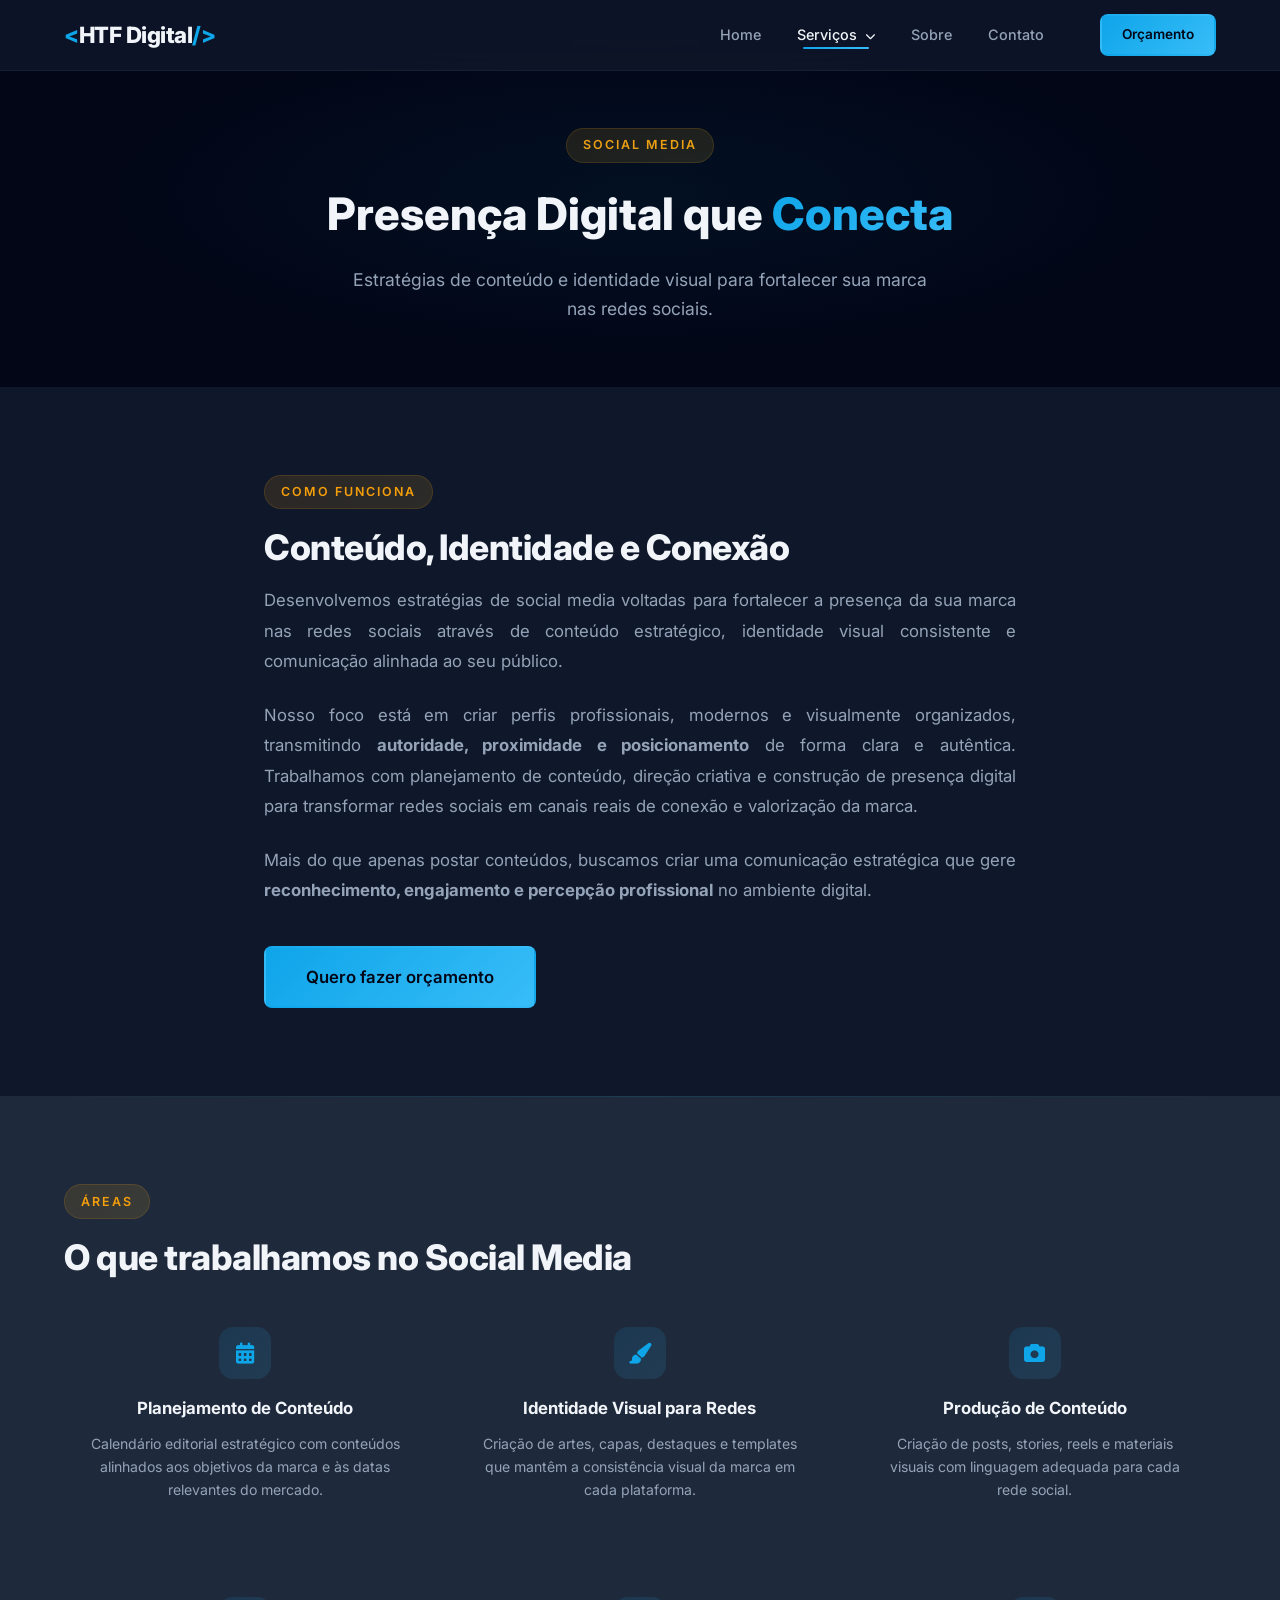
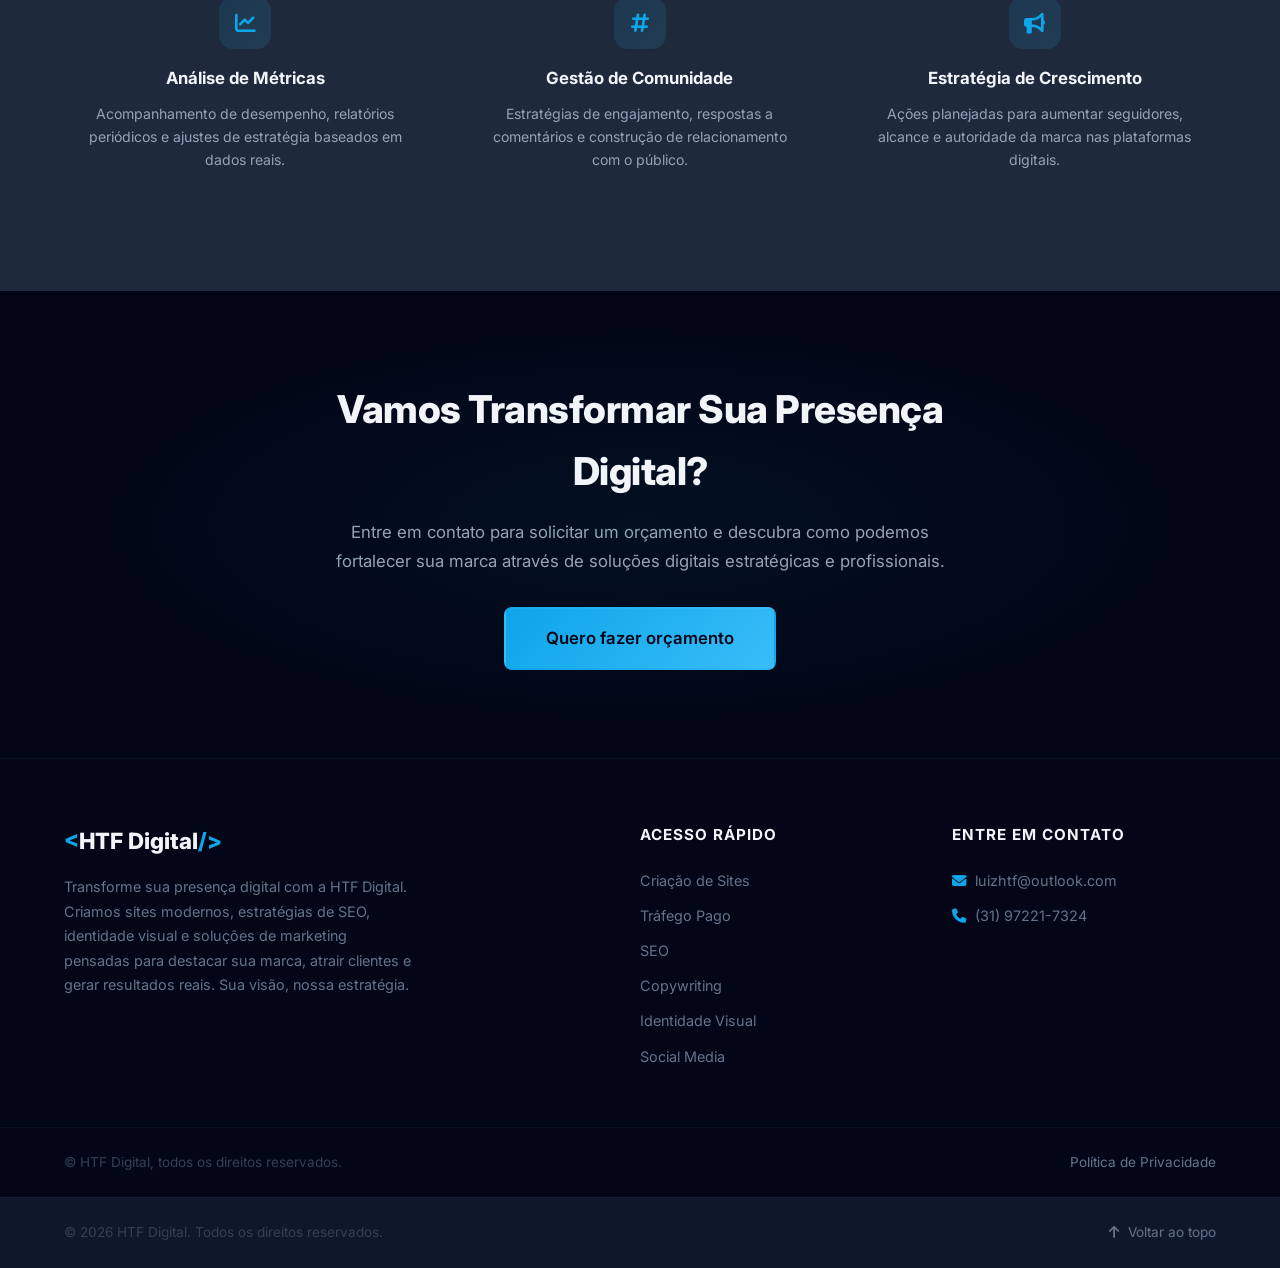
<file: social-media.html>
<!DOCTYPE html>
<html lang="pt-BR">
<head>
  <meta charset="UTF-8">
  <meta name="viewport" content="width=device-width, initial-scale=1.0">

  <!-- SEO PRIMÁRIO -->
  <title>Social Media — Estratégia e Conteúdo | HTF Digital</title>
  <meta name="description" content="Estratégias de Social Media pela HTF Digital. Conteúdo estratégico, identidade visual consistente e presença digital para fortalecer sua marca nas redes sociais.">
  <meta name="keywords" content="social media, redes sociais, marketing digital, conteúdo, Instagram, Facebook, gestão de redes, HTF Digital">
  <meta name="robots" content="index, follow">
  <link rel="canonical" href="https://luizhtf.com/social-media.html">

  <!-- OPEN GRAPH -->
  <meta property="og:type" content="website">
  <meta property="og:title" content="Social Media — Estratégia e Conteúdo | HTF Digital">
  <meta property="og:description" content="Estratégias de conteúdo e identidade visual para fortalecer sua marca nas redes sociais.">
  <meta property="og:url" content="https://luizhtf.com/social-media.html">
  <meta property="og:site_name" content="HTF Digital">
  <meta property="og:locale" content="pt_BR">

  <!-- TWITTER CARDS -->
  <meta name="twitter:card" content="summary_large_image">
  <meta name="twitter:title" content="Social Media — Estratégia e Conteúdo | HTF Digital">
  <meta name="twitter:description" content="Estratégias de conteúdo e identidade visual para fortalecer sua marca nas redes sociais.">

  <!-- SCHEMA.ORG JSON-LD -->
  <script type="application/ld+json">
  {
    "@context": "https://schema.org",
    "@type": "Service",
    "name": "Social Media",
    "provider": {
      "@type": "ProfessionalService",
      "name": "HTF Digital",
      "url": "https://luizhtf.com/"
    },
    "description": "Estratégias de social media: planejamento de conteúdo, identidade visual para redes, produção de conteúdo e gestão de comunidade.",
    "areaServed": "BR"
  }
  </script>

  <!-- GOOGLE FONTS: Inter + Space Grotesk -->
  <link rel="preconnect" href="https://fonts.googleapis.com">
  <link rel="preconnect" href="https://fonts.gstatic.com" crossorigin>
  <link href="https://fonts.googleapis.com/css2?family=Inter:wght@300;400;500;600;700;800;900&family=Space+Grotesk:wght@400;500;600;700&display=swap" rel="stylesheet">

  <!-- FONT AWESOME 6 -->
  <link rel="stylesheet" href="https://cdnjs.cloudflare.com/ajax/libs/font-awesome/6.5.1/css/all.min.css">

  <!-- CSS -->
  <link rel="stylesheet" href="style.css">
</head>
<body>

  <!-- ===== SCROLL PROGRESS BAR ===== -->
  <div class="scroll-progress" id="scrollProgress" aria-hidden="true"></div>

  <!-- ===== HEADER ===== -->
  <header class="header" role="banner">
    <div class="container header__inner">
      <a href="index.html" class="header__logo" aria-label="HTF Digital - Página inicial">
        <span class="header__logo-text">HTF Digital</span>
      </a>

      <button class="header__hamburger" id="hamburgerBtn" aria-label="Abrir menu de navegação" aria-expanded="false">
        <i class="fas fa-bars"></i>
      </button>

      <div class="header__overlay" id="menuOverlay" aria-hidden="true"></div>

      <nav class="header__nav" id="mainNav" role="navigation" aria-label="Menu principal">
        <ul class="header__menu">
          <li><a href="index.html" class="header__link">Home</a></li>
          <li class="header__dropdown">
            <a href="index.html#servicos" class="header__link header__link--active header__link--dropdown">
              Serviços <i class="fas fa-chevron-down"></i>
            </a>
            <ul class="header__dropdown-menu">
              <li><a href="criacao-de-sites.html">Criação de Sites</a></li>
              <li><a href="trafego-pago.html">Tráfego Pago</a></li>
              <li><a href="seo.html">SEO</a></li>
              <li><a href="copywritting.html">Copywriting</a></li>
              <li><a href="identidade-visual.html">Identidade Visual</a></li>
              <li><a href="social-media.html">Social Media</a></li>
            </ul>
          </li>
          <li><a href="quem-somos.html" class="header__link">Sobre</a></li>
          <li><a href="index.html#contato" class="header__link">Contato</a></li>
        </ul>
        <a href="index.html#contato" class="btn btn--primary header__cta">Orçamento</a>
      </nav>
    </div>
  </header>

  <!-- ===== PAGE HERO ===== -->
  <section class="page-hero section-reveal" aria-label="Social Media">
    <div class="container page-hero__inner">
      <span class="badge">SOCIAL MEDIA</span>
      <h1 class="page-hero__title">
        Presença Digital que <span class="gradient-text">Conecta</span>
      </h1>
      <p class="page-hero__subtitle">
        Estratégias de conteúdo e identidade visual para fortalecer sua marca nas redes sociais.
      </p>
    </div>
  </section>

  <!-- ===== CONTEÚDO DO SERVIÇO ===== -->
  <section class="service-page section-reveal" aria-labelledby="service-title-sm">
    <div class="container service-page__content">
      <span class="badge">COMO FUNCIONA</span>
      <h2 id="service-title-sm" class="section__title">Conteúdo, Identidade e Conexão</h2>

      <p>
        Desenvolvemos estratégias de social media voltadas para fortalecer a presença da sua marca nas redes sociais através de conteúdo estratégico, identidade visual consistente e comunicação alinhada ao seu público.
      </p>

      <p>
        Nosso foco está em criar perfis profissionais, modernos e visualmente organizados, transmitindo <strong>autoridade, proximidade e posicionamento</strong> de forma clara e autêntica. Trabalhamos com planejamento de conteúdo, direção criativa e construção de presença digital para transformar redes sociais em canais reais de conexão e valorização da marca.
      </p>

      <p>
        Mais do que apenas postar conteúdos, buscamos criar uma comunicação estratégica que gere <strong>reconhecimento, engajamento e percepção profissional</strong> no ambiente digital.
      </p>

      <a href="index.html#contato" class="btn btn--primary btn--lg">Quero fazer orçamento</a>
    </div>
  </section>

  <!-- ===== ÁREAS ===== -->
  <section class="differentials section-reveal" aria-label="Áreas de atuação">
    <div class="container">
      <span class="badge">ÁREAS</span>
      <h2 class="section__title">O que trabalhamos no Social Media</h2>

      <div class="differentials__grid">
        <div class="differential__item card-reveal">
          <div class="diff__icon"><i class="fas fa-calendar-alt"></i></div>
          <h3>Planejamento de Conteúdo</h3>
          <p>Calendário editorial estratégico com conteúdos alinhados aos objetivos da marca e às datas relevantes do mercado.</p>
        </div>
        <div class="differential__item card-reveal">
          <div class="diff__icon"><i class="fas fa-paint-brush"></i></div>
          <h3>Identidade Visual para Redes</h3>
          <p>Criação de artes, capas, destaques e templates que mantêm a consistência visual da marca em cada plataforma.</p>
        </div>
        <div class="differential__item card-reveal">
          <div class="diff__icon"><i class="fas fa-camera"></i></div>
          <h3>Produção de Conteúdo</h3>
          <p>Criação de posts, stories, reels e materiais visuais com linguagem adequada para cada rede social.</p>
        </div>
        <div class="differential__item card-reveal">
          <div class="diff__icon"><i class="fas fa-chart-line"></i></div>
          <h3>Análise de Métricas</h3>
          <p>Acompanhamento de desempenho, relatórios periódicos e ajustes de estratégia baseados em dados reais.</p>
        </div>
        <div class="differential__item card-reveal">
          <div class="diff__icon"><i class="fas fa-hashtag"></i></div>
          <h3>Gestão de Comunidade</h3>
          <p>Estratégias de engajamento, respostas a comentários e construção de relacionamento com o público.</p>
        </div>
        <div class="differential__item card-reveal">
          <div class="diff__icon"><i class="fas fa-bullhorn"></i></div>
          <h3>Estratégia de Crescimento</h3>
          <p>Ações planejadas para aumentar seguidores, alcance e autoridade da marca nas plataformas digitais.</p>
        </div>
      </div>
    </div>
  </section>

  <!-- ===== CTA ===== -->
  <section class="cta section-reveal" aria-labelledby="cta-title-sm">
    <div class="container cta__inner">
      <h2 class="cta__title" id="cta-title-sm">Vamos Transformar Sua Presença Digital?</h2>
      <p class="cta__text">
        Entre em contato para solicitar um orçamento e descubra como podemos fortalecer sua marca através de soluções digitais estratégicas e profissionais.
      </p>
      <a href="index.html#contato" class="btn btn--primary btn--lg">Quero fazer orçamento</a>
    </div>
  </section>

 <!-- ===== FOOTER ===== -->
  <footer class="footer" role="contentinfo">
    <div class="container footer__inner">
      <div class="footer__brand">
        <a href="index.html" class="footer__logo">HTF Digital</a>
        <p class="footer__description">
          Transforme sua presença digital com a HTF Digital. Criamos sites modernos, estratégias de SEO, identidade visual e soluções de marketing pensadas para destacar sua marca, atrair clientes e gerar resultados reais. Sua visão, nossa estratégia.
        </p>
      </div>

      <div class="footer__links">
        <h4>Acesso Rápido</h4>
        <ul>
          <li><a href="criacao-de-sites.html">Criação de Sites</a></li>
          <li><a href="trafego-pago.html">Tráfego Pago</a></li>
          <li><a href="seo.html">SEO</a></li>
          <li><a href="copywritting.html">Copywriting</a></li>
          <li><a href="identidade-visual.html">Identidade Visual</a></li>
          <li><a href="social-media.html">Social Media</a></li>
        </ul>
      </div>

      <div class="footer__contact">
        <h4>Entre em Contato</h4>
        <ul>
          <li><a href="mailto:luizhtf@outlook.com"><i class="fas fa-envelope"></i> luizhtf@outlook.com</a></li>
          <li><a href="tel:+5531972217324"><i class="fas fa-phone"></i> (31) 97221-7324</a></li>
        </ul>
      </div>
    </div>

    <div class="footer__bottom">
      <div class="container">
        <p>&copy; HTF Digital, todos os direitos reservados.</p>
        <a href="politica-privacidade.html">Política de Privacidade</a>
      </div>
    </div>
  </footer>

    <div class="footer__bottom">
      <div class="container">
        <p>&copy; 2026 HTF Digital. Todos os direitos reservados.</p>
        <a href="#hero" class="footer__back-top" aria-label="Voltar ao topo">
          <i class="fas fa-arrow-up"></i> Voltar ao topo
        </a>
      </div>
    </div>
  </footer>

  <!-- ===== FLOATING CTA (mobile) ===== -->
  <a href="index.html#contato" class="floating-cta" aria-label="Solicitar orçamento">
    <i class="fas fa-comment-dots"></i>
    <span>Orçamento</span>
  </a>

  <!-- JavaScript -->
  <script src="script.js" defer></script>
</body>
</html>
</file>
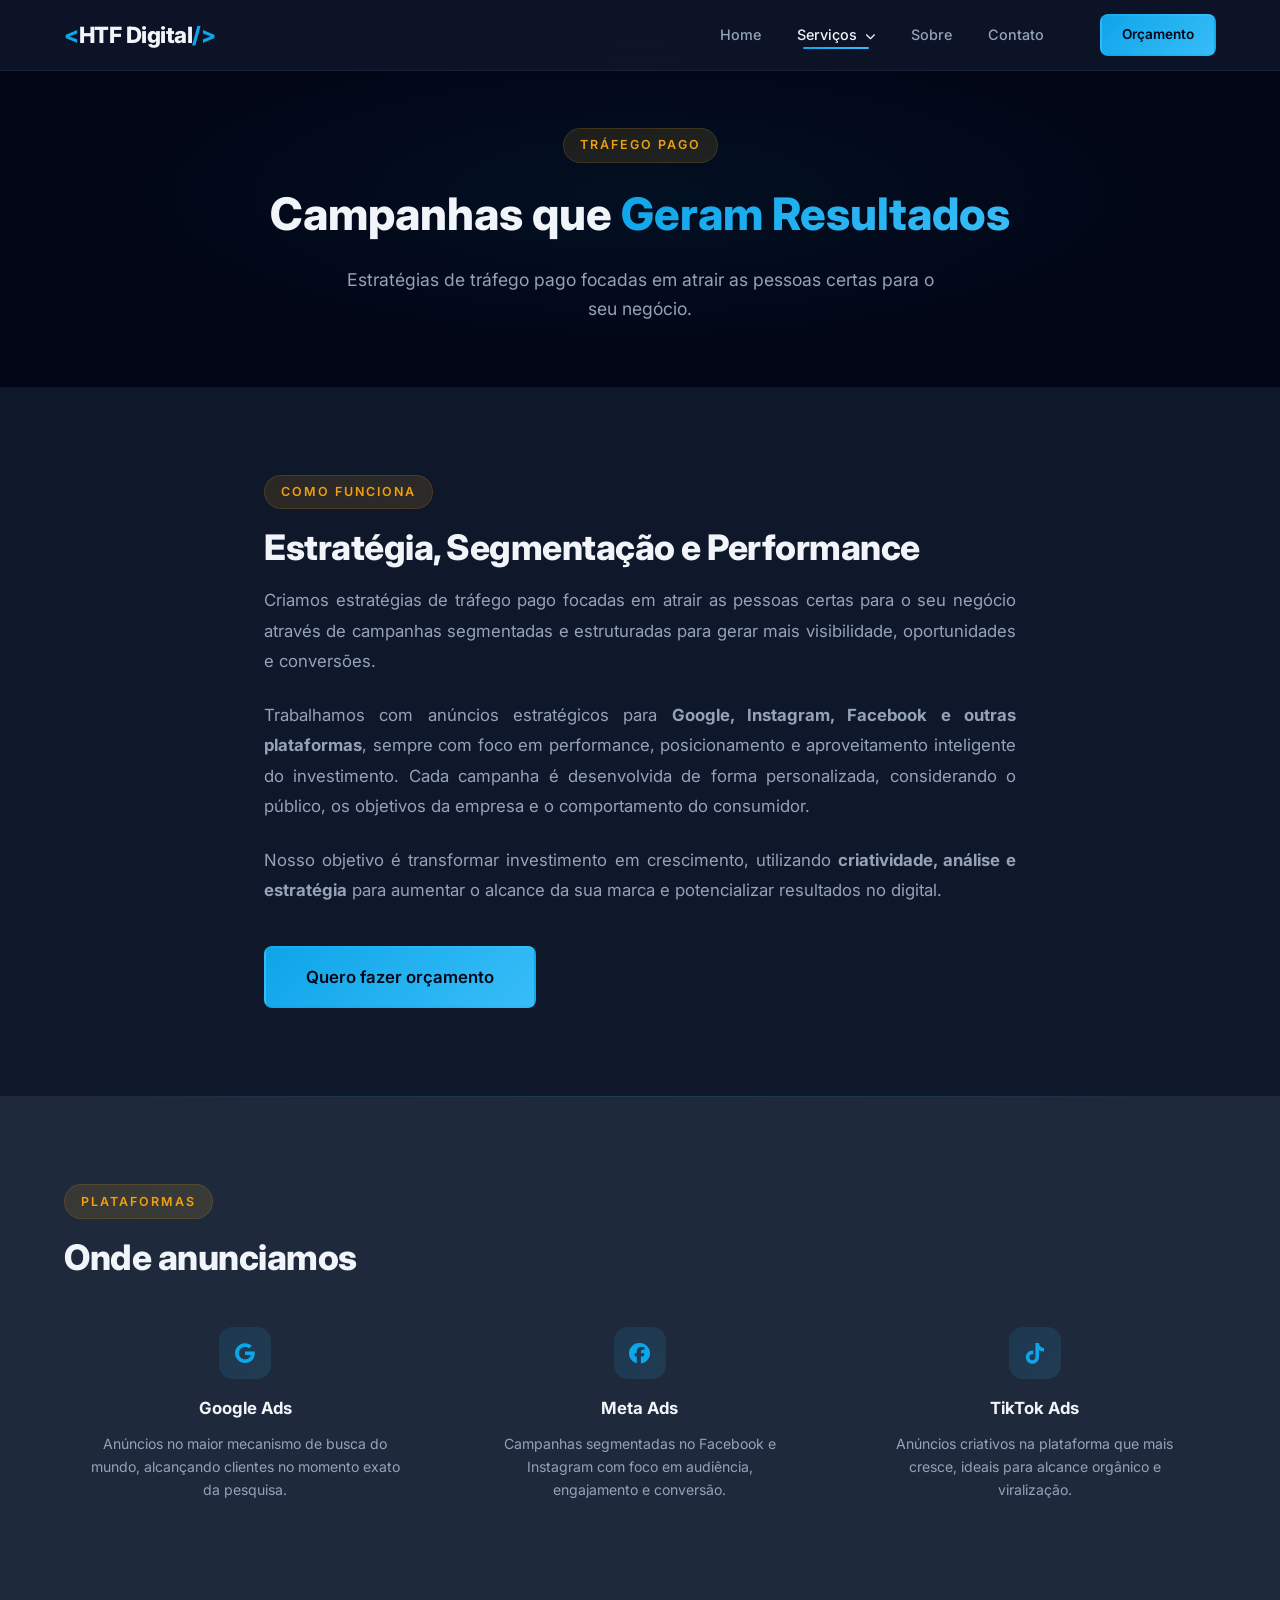
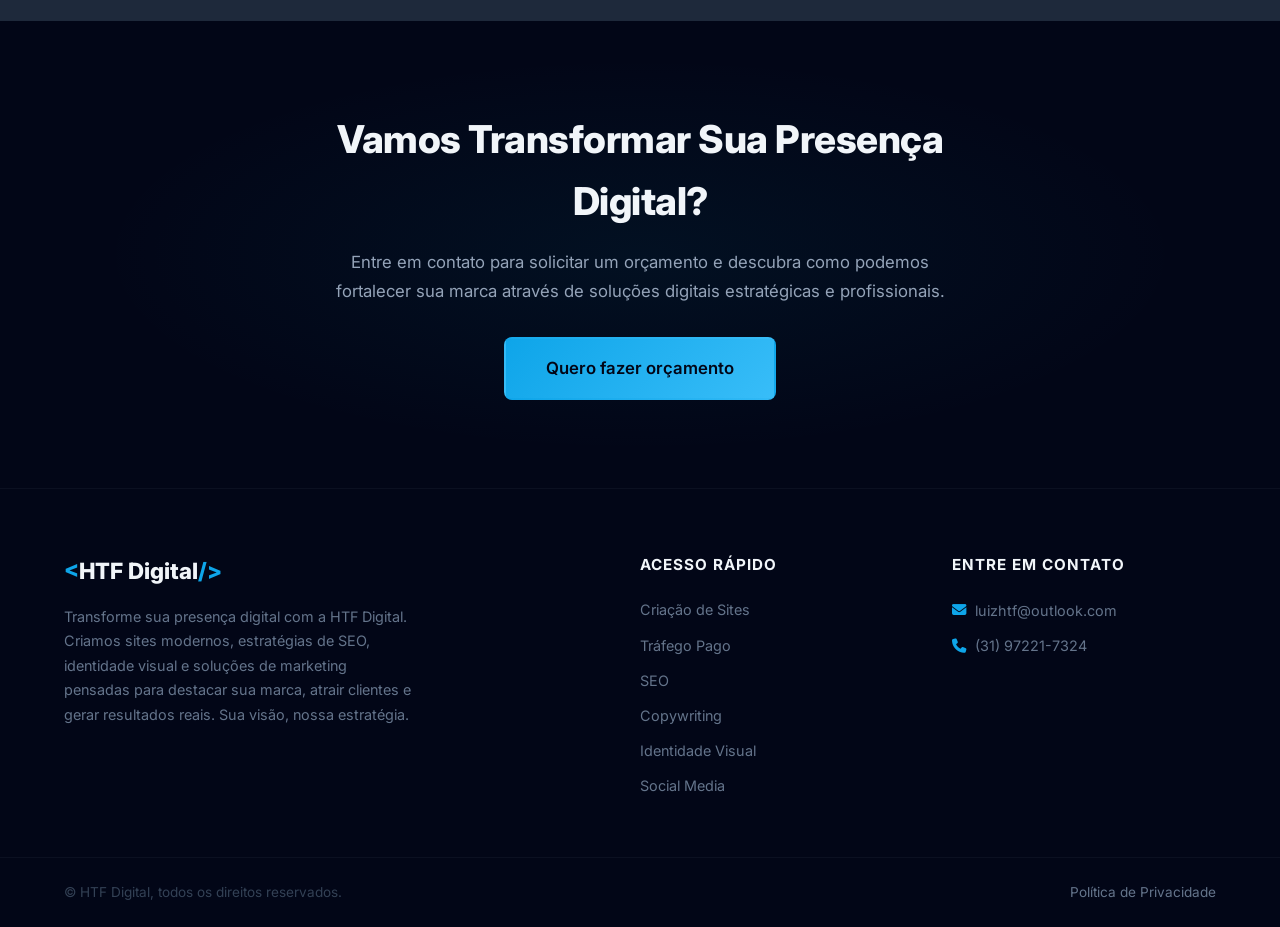
<file: trafego-pago.html>
<!DOCTYPE html>
<html lang="pt-BR">
<head>
  <meta charset="UTF-8">
  <meta name="viewport" content="width=device-width, initial-scale=1.0">

  <!-- SEO PRIMÁRIO -->
  <title>Tráfego Pago — HTF Digital</title>
  <meta name="description" content="Estratégias de tráfego pago pela HTF Digital. Campanhas em Google Ads, Meta Ads e TikTok Ads com foco em performance, segmentação e conversão.">
  <meta name="keywords" content="tráfego pago, Google Ads, Meta Ads, TikTok Ads, anúncios online, marketing digital, HTF Digital">
  <meta name="robots" content="index, follow">
  <link rel="canonical" href="https://luizhtf.com/trafego-pago.html">

  <!-- OPEN GRAPH -->
  <meta property="og:type" content="website">
  <meta property="og:title" content="Tráfego Pago — HTF Digital">
  <meta property="og:description" content="Campanhas de tráfego pago no Google, Instagram, Facebook e TikTok com foco em performance e conversão.">
  <meta property="og:url" content="https://luizhtf.com/trafego-pago.html">
  <meta property="og:site_name" content="HTF Digital">
  <meta property="og:locale" content="pt_BR">

  <!-- TWITTER CARDS -->
  <meta name="twitter:card" content="summary_large_image">
  <meta name="twitter:title" content="Tráfego Pago — HTF Digital">
  <meta name="twitter:description" content="Campanhas de tráfego pago no Google, Instagram, Facebook e TikTok com foco em performance e conversão.">

  <!-- SCHEMA.ORG JSON-LD -->
  <script type="application/ld+json">
  {
    "@context": "https://schema.org",
    "@type": "Service",
    "name": "Tráfego Pago",
    "provider": {
      "@type": "ProfessionalService",
      "name": "HTF Digital",
      "url": "https://luizhtf.com/"
    },
    "description": "Estratégias de tráfego pago em Google Ads, Meta Ads e TikTok Ads com foco em performance e conversão.",
    "areaServed": "BR"
  }
  </script>

  <!-- GOOGLE FONTS: Inter + Space Grotesk -->
  <link rel="preconnect" href="https://fonts.googleapis.com">
  <link rel="preconnect" href="https://fonts.gstatic.com" crossorigin>
  <link href="https://fonts.googleapis.com/css2?family=Inter:wght@300;400;500;600;700;800;900&family=Space+Grotesk:wght@400;500;600;700&display=swap" rel="stylesheet">

  <!-- FONT AWESOME 6 -->
  <link rel="stylesheet" href="https://cdnjs.cloudflare.com/ajax/libs/font-awesome/6.5.1/css/all.min.css">

  <!-- CSS -->
  <link rel="stylesheet" href="style.css">
</head>
<body>

  <!-- ===== SCROLL PROGRESS BAR ===== -->
  <div class="scroll-progress" id="scrollProgress" aria-hidden="true"></div>

  <!-- ===== HEADER ===== -->
  <header class="header" role="banner">
    <div class="container header__inner">
      <a href="index.html" class="header__logo" aria-label="HTF Digital - Página inicial">
        <span class="header__logo-text">HTF Digital</span>
      </a>

      <button class="header__hamburger" id="hamburgerBtn" aria-label="Abrir menu de navegação" aria-expanded="false">
        <i class="fas fa-bars"></i>
      </button>

      <div class="header__overlay" id="menuOverlay" aria-hidden="true"></div>

      <nav class="header__nav" id="mainNav" role="navigation" aria-label="Menu principal">
        <ul class="header__menu">
          <li><a href="index.html" class="header__link">Home</a></li>
          <li class="header__dropdown">
            <a href="index.html#servicos" class="header__link header__link--active header__link--dropdown">
              Serviços <i class="fas fa-chevron-down"></i>
            </a>
            <ul class="header__dropdown-menu">
              <li><a href="criacao-de-sites.html">Criação de Sites</a></li>
              <li><a href="trafego-pago.html">Tráfego Pago</a></li>
              <li><a href="seo.html">SEO</a></li>
              <li><a href="copywritting.html">Copywriting</a></li>
              <li><a href="identidade-visual.html">Identidade Visual</a></li>
              <li><a href="social-media.html">Social Media</a></li>
            </ul>
          </li>
          <li><a href="quem-somos.html" class="header__link">Sobre</a></li>
          <li><a href="index.html#contato" class="header__link">Contato</a></li>
        </ul>
        <a href="index.html#contato" class="btn btn--primary header__cta">Orçamento</a>
      </nav>
    </div>
  </header>

  <!-- ===== PAGE HERO ===== -->
  <section class="page-hero section-reveal" aria-label="Tráfego Pago">
    <div class="container page-hero__inner">
      <span class="badge">TRÁFEGO PAGO</span>
      <h1 class="page-hero__title">
        Campanhas que <span class="gradient-text">Geram Resultados</span>
      </h1>
      <p class="page-hero__subtitle">
        Estratégias de tráfego pago focadas em atrair as pessoas certas para o seu negócio.
      </p>
    </div>
  </section>

  <!-- ===== CONTEÚDO DO SERVIÇO ===== -->
  <section class="service-page section-reveal" aria-labelledby="service-title-trafego">
    <div class="container service-page__content">
      <span class="badge">COMO FUNCIONA</span>
      <h2 id="service-title-trafego" class="section__title">Estratégia, Segmentação e Performance</h2>

      <p>
        Criamos estratégias de tráfego pago focadas em atrair as pessoas certas para o seu negócio através de campanhas segmentadas e estruturadas para gerar mais visibilidade, oportunidades e conversões.
      </p>

      <p>
        Trabalhamos com anúncios estratégicos para <strong>Google, Instagram, Facebook e outras plataformas</strong>, sempre com foco em performance, posicionamento e aproveitamento inteligente do investimento. Cada campanha é desenvolvida de forma personalizada, considerando o público, os objetivos da empresa e o comportamento do consumidor.
      </p>

      <p>
        Nosso objetivo é transformar investimento em crescimento, utilizando <strong>criatividade, análise e estratégia</strong> para aumentar o alcance da sua marca e potencializar resultados no digital.
      </p>

      <a href="index.html#contato" class="btn btn--primary btn--lg">Quero fazer orçamento</a>
    </div>
  </section>

  <!-- ===== PLATAFORMAS ===== -->
  <section class="differentials section-reveal" aria-label="Plataformas">
    <div class="container">
      <span class="badge">PLATAFORMAS</span>
      <h2 class="section__title">Onde anunciamos</h2>

      <div class="differentials__grid">
        <div class="differential__item card-reveal">
          <div class="diff__icon"><i class="fab fa-google"></i></div>
          <h3>Google Ads</h3>
          <p>Anúncios no maior mecanismo de busca do mundo, alcançando clientes no momento exato da pesquisa.</p>
        </div>
        <div class="differential__item card-reveal">
          <div class="diff__icon"><i class="fab fa-facebook"></i></div>
          <h3>Meta Ads</h3>
          <p>Campanhas segmentadas no Facebook e Instagram com foco em audiência, engajamento e conversão.</p>
        </div>
        <div class="differential__item card-reveal">
          <div class="diff__icon"><i class="fab fa-tiktok"></i></div>
          <h3>TikTok Ads</h3>
          <p>Anúncios criativos na plataforma que mais cresce, ideais para alcance orgânico e viralização.</p>
        </div>
      </div>
    </div>
  </section>

  <!-- ===== CTA ===== -->
  <section class="cta section-reveal" aria-labelledby="cta-title-trafego">
    <div class="container cta__inner">
      <h2 class="cta__title" id="cta-title-trafego">Vamos Transformar Sua Presença Digital?</h2>
      <p class="cta__text">
        Entre em contato para solicitar um orçamento e descubra como podemos fortalecer sua marca através de soluções digitais estratégicas e profissionais.
      </p>
      <a href="index.html#contato" class="btn btn--primary btn--lg">Quero fazer orçamento</a>
    </div>
  </section>

 <!-- ===== FOOTER ===== -->
  <footer class="footer" role="contentinfo">
    <div class="container footer__inner">
      <div class="footer__brand">
        <a href="index.html" class="footer__logo">HTF Digital</a>
        <p class="footer__description">
          Transforme sua presença digital com a HTF Digital. Criamos sites modernos, estratégias de SEO, identidade visual e soluções de marketing pensadas para destacar sua marca, atrair clientes e gerar resultados reais. Sua visão, nossa estratégia.
        </p>
      </div>

      <div class="footer__links">
        <h4>Acesso Rápido</h4>
        <ul>
          <li><a href="criacao-de-sites.html">Criação de Sites</a></li>
          <li><a href="trafego-pago.html">Tráfego Pago</a></li>
          <li><a href="seo.html">SEO</a></li>
          <li><a href="copywritting.html">Copywriting</a></li>
          <li><a href="identidade-visual.html">Identidade Visual</a></li>
          <li><a href="social-media.html">Social Media</a></li>
        </ul>
      </div>

      <div class="footer__contact">
        <h4>Entre em Contato</h4>
        <ul>
          <li><a href="mailto:luizhtf@outlook.com"><i class="fas fa-envelope"></i> luizhtf@outlook.com</a></li>
          <li><a href="tel:+5531972217324"><i class="fas fa-phone"></i> (31) 97221-7324</a></li>
        </ul>
      </div>
    </div>

    <div class="footer__bottom">
      <div class="container">
        <p>&copy; HTF Digital, todos os direitos reservados.</p>
        <a href="politica-privacidade.html">Política de Privacidade</a>
      </div>
    </div>
  </footer>

  <!-- ===== FLOATING CTA (mobile) ===== -->
  <a href="index.html#contato" class="floating-cta" aria-label="Solicitar orçamento">
    <i class="fas fa-comment-dots"></i>
    <span>Orçamento</span>
  </a>

  <!-- JavaScript -->
  <script src="script.js" defer></script>
</body>
</html>
</file>
<file: style.css>
/* ============================================
   HTF Digital — Style Sheet v2
   Soluções Digitais Para Sua Marca
   Identidade visual única, moderna e original
   ============================================ */

/* ===== CSS CUSTOM PROPERTIES ===== */
:root {
  /* 🔵 NOVA PALETA HTF DIGITAL */
  --electric-teal: #0EA5E9;
  --electric-teal-light: #38BDF8;
  --electric-teal-dark: #0284C7;
  --gold: #F59E0B;
  --gold-light: #FBBF24;
  --slate-950: #020617;
  --slate-900: #0F172A;  /* Deep Navy (já existe) */
  --slate-800: #1E293B;
  --slate-700: #334155;
  --slate-500: #64748B;
  --slate-400: #94A3B8;
  --slate-300: #CBD5E1;
  --white: #F1F5F9;      /* Warm White */

  /* Gradientes atualizados */
  --gradient-primary: linear-gradient(135deg, #0EA5E9, #38BDF8);
  --gradient-cta: linear-gradient(135deg, #0EA5E9, #38BDF8);
  --gradient-accent: linear-gradient(135deg, #F59E0B, #FBBF24);

  /* Sombras */
  --shadow-card: 0 4px 20px rgba(0, 0, 0, 0.15);
  --shadow-hover: 0 12px 40px rgba(0, 0, 0, 0.25);
  --shadow-teal: 0 8px 30px rgba(14, 165, 233, 0.35);
  --shadow-gold: 0 8px 30px rgba(245, 158, 11, 0.3);

  --radius-sm: 8px;
  --radius-md: 12px;
  --radius-lg: 16px;
  --radius-xl: 20px;
  --transition: 0.3s cubic-bezier(0.4, 0, 0.2, 1);
}

/* ===== RESET & BASE ===== */
*,
*::before,
*::after {
  margin: 0;
  padding: 0;
  box-sizing: border-box;
}

html {
  scroll-behavior: smooth;
  font-size: 16px;
  scroll-padding-top: 80px;
}

body {
  font-family: 'Inter', -apple-system, BlinkMacSystemFont, 'Segoe UI', sans-serif;
  background-color: var(--slate-900);
  color: var(--white);
  line-height: 1.6;
  -webkit-font-smoothing: antialiased;
  -moz-osx-font-smoothing: grayscale;
  overflow-x: hidden;
}

img {
  max-width: 100%;
  height: auto;
  display: block;
}

a {
  text-decoration: none;
  color: inherit;
  transition: color var(--transition);
}

ul {
  list-style: none;
}

::selection {
  background-color: rgba(14, 165, 233, 0.3);
  color: var(--white);
}

/* ===== CONTAINER ===== */
.container {
  width: 100%;
  max-width: 1200px;
  margin: 0 auto;
  padding: 0 1.5rem;
}

/* ===== SCROLL PROGRESS BAR ===== */
.scroll-progress {
  position: fixed;
  top: 0;
  left: 0;
  height: 3px;
  background: var(--gradient-primary);
  z-index: 1001;
  width: 0%;
  transition: width 0.1s linear;
}

/* ===== BOTÕES ===== */
.btn {
  display: inline-flex;
  align-items: center;
  justify-content: center;
  gap: 0.5rem;
  padding: 0.75rem 1.75rem;
  border-radius: var(--radius-sm);
  font-family: 'Inter', sans-serif;
  font-weight: 600;
  font-size: 0.95rem;
  cursor: pointer;
  transition: all var(--transition);
  border: 2px solid transparent;
  white-space: nowrap;
  position: relative;
  overflow: hidden;
}

.btn::after {
  content: '';
  position: absolute;
  inset: 0;
  background: rgba(255, 255, 255, 0.1);
  opacity: 0;
  transition: opacity var(--transition);
}

.btn:hover::after {
  opacity: 1;
}

.btn--primary {
  background: var(--gradient-cta);
  color: var(--slate-950);
  border-color: transparent;
}

.btn--primary:hover {
  transform: translateY(-3px);
  box-shadow: 0 8px 30px rgba(14, 165, 233, 0.35);
}

.btn--ghost {
  background: transparent;
  color: var(--white);
  border-color: rgba(255, 255, 255, 0.2);
}

.btn--ghost:hover {
  border-color: var(--electric-teal);
  color: var(--electric-teal);
  transform: translateY(-3px);
}

.btn--lg {
  padding: 1rem 2.5rem;
  font-size: 1.05rem;
}

/* ===== BADGE ===== */
.badge {
  display: inline-block;
  background: linear-gradient(135deg, rgba(245, 158, 11, 0.12), rgba(251, 191, 36, 0.12));
  color: var(--gold);
  font-size: 0.78rem;
  font-weight: 600;
  letter-spacing: 2px;
  text-transform: uppercase;
  padding: 0.4rem 1rem;
  border-radius: 100px;
  margin-bottom: 1rem;
  border: 1px solid rgba(245, 158, 11, 0.15);
}

/* ===== GRADIENT TEXT ===== */
.gradient-text {
  background: var(--gradient-primary);
  -webkit-background-clip: text;
  -webkit-text-fill-color: transparent;
  background-clip: text;
}

/* ===== SECTION TITLES ===== */
.section__title {
  font-size: 2.2rem;
  font-weight: 800;
  color: var(--white);
  margin-bottom: 1rem;
  line-height: 1.25;
  letter-spacing: -0.5px;
}

.section__subtitle {
  color: var(--slate-400);
  font-size: 1.1rem;
  max-width: 650px;
  margin-bottom: 3rem;
  line-height: 1.7;
}

section {
  padding: 5.5rem 0;
  position: relative;
}

/* ============================================
   HEADER
   ============================================ */
.header {
  position: fixed;
  top: 0;
  left: 0;
  width: 100%;
  z-index: 1000;
  background-color: rgba(15, 23, 42, 0.85);
  backdrop-filter: blur(16px);
  -webkit-backdrop-filter: blur(16px);
  border-bottom: 1px solid rgba(148, 163, 184, 0.08);
  transition: background-color var(--transition), box-shadow var(--transition);
}

.header--scrolled {
  background-color: rgba(15, 23, 42, 0.95);
  box-shadow: 0 4px 30px rgba(0, 0, 0, 0.3);
}

.header__inner {
  display: flex;
  align-items: center;
  justify-content: space-between;
  height: 70px;
}

.header__logo {
  display: flex;
  align-items: center;
}

.header__logo-text {
  font-size: 1.4rem;
  font-weight: 800;
  color: var(--white);
  letter-spacing: -0.5px;
  transition: opacity var(--transition);
}

.header__logo-text:hover {
  opacity: 0.85;
}
.header__logo-text:hover::before,
.header__logo-text:hover::after {
  color: var(--gold);
}

.header__logo-text::before {
  content: '<';
  color: var(--electric-teal);
}

.header__logo-text::after {
  content: '/>';
  color: var(--electric-teal);
}

.header__nav {
  display: flex;
  align-items: center;
  gap: 2rem;
}

.header__menu {
  display: flex;
  align-items: center;
  gap: 0.25rem;
}

.header__link {
  padding: 0.5rem 1rem;
  color: var(--slate-400);
  font-size: 0.9rem;
  font-weight: 500;
  border-radius: 6px;
  transition: all var(--transition);
  position: relative;
}

.header__link::after {
  content: '';
  position: absolute;
  bottom: 2px;
  left: 50%;
  transform: translateX(-50%) scaleX(0);
  width: 60%;
  height: 2px;
  background: var(--gradient-primary);
  border-radius: 2px;
  transition: transform var(--transition);
}

.header__link:hover::after,
.header__link--active::after {
  transform: translateX(-50%) scaleX(1);
}

.header__link:hover,
.header__link--active {
  color: var(--white);
}

/* Dropdown */
.header__dropdown {
  position: relative;
}

.header__dropdown-menu {
  position: absolute;
  top: 100%;
  left: 0;
  background-color: var(--slate-800);
  border: 1px solid rgba(148, 163, 184, 0.12);
  border-radius: var(--radius-md);
  padding: 0.5rem;
  min-width: 230px;
  opacity: 0;
  visibility: hidden;
  transform: translateY(10px);
  transition: all var(--transition);
  box-shadow: 0 20px 50px rgba(0, 0, 0, 0.5);
  z-index: 100;
}

.header__dropdown:hover .header__dropdown-menu {
  opacity: 1;
  visibility: visible;
  transform: translateY(4px);
}

.header__dropdown-menu li a {
  display: block;
  padding: 0.65rem 1rem;
  color: var(--slate-400);
  font-size: 0.88rem;
  border-radius: 6px;
  transition: all var(--transition);
}

.header__dropdown-menu li a:hover {
  color: var(--white);
  background: linear-gradient(135deg, rgba(6, 182, 212, 0.1), rgba(139, 92, 246, 0.1));
  padding-left: 1.3rem;
}

.header__link--dropdown i {
  font-size: 0.65rem;
  margin-left: 4px;
  transition: transform var(--transition);
}

.header__dropdown:hover .header__link--dropdown i {
  transform: rotate(180deg);
}

.header__cta {
  margin-left: 0.5rem;
  padding: 0.5rem 1.25rem;
  font-size: 0.85rem;
}

/* Hamburger */
.header__hamburger {
  display: none;
  background: none;
  border: none;
  color: var(--white);
  font-size: 1.5rem;
  cursor: pointer;
  padding: 0.5rem;
  z-index: 1001;
  transition: color var(--transition);
}

.header__hamburger:hover {
  color: var(--electric-teal);
}

/* Overlay do menu mobile */
.header__overlay {
  display: none;
  position: fixed;
  inset: 0;
  background: rgba(0, 0, 0, 0.6);
  backdrop-filter: blur(4px);
  z-index: 999;
  opacity: 0;
  transition: opacity var(--transition);
}

.header__overlay--visible {
  opacity: 1;
}

/* ============================================
   HERO
   ============================================ */
.hero {
  min-height: 100vh;
  display: flex;
  align-items: center;
  background-color: var(--slate-950);
  padding-top: 70px;
  position: relative;
  overflow: hidden;
}

.hero__mesh {
  position: absolute;
  inset: 0;
  background:
    radial-gradient(ellipse at 15% 50%, rgba(6, 182, 212, 0.12) 0%, transparent 55%),
    radial-gradient(ellipse at 85% 30%, rgba(139, 92, 246, 0.08) 0%, transparent 50%),
    radial-gradient(ellipse at 50% 80%, rgba(6, 182, 212, 0.05) 0%, transparent 50%);
  pointer-events: none;
}

.hero__inner {
  position: relative;
  z-index: 1;
}

.hero__content {
  max-width: 750px;
}

.hero__tagline {
  display: inline-block;
  font-size: 0.85rem;
  font-weight: 600;
  color: var(--gold);
  letter-spacing: 3px;
  text-transform: uppercase;
  margin-bottom: 1.25rem;
  padding: 0.35rem 1rem;
  border: 1px solid rgba(245, 158, 11, 0.2);
  border-radius: 100px;
  background: rgba(245, 158, 11, 0.06);
}

.hero__title {
  font-size: 3.8rem;
  font-weight: 900;
  line-height: 1.05;
  margin-bottom: 1.5rem;
  color: var(--white);
  letter-spacing: -1.5px;
}

.hero__subtitle {
  font-size: 1.15rem;
  color: var(--slate-400);
  line-height: 1.75;
  margin-bottom: 2.5rem;
  max-width: 600px;
}

.hero__actions {
  display: flex;
  gap: 1rem;
  flex-wrap: wrap;
}

/* Scroll indicator */
.hero__scroll {
  position: absolute;
  bottom: 2.5rem;
  left: 50%;
  transform: translateX(-50%);
  display: flex;
  flex-direction: column;
  align-items: center;
  gap: 0.5rem;
  color: var(--slate-500);
  font-size: 0.75rem;
  letter-spacing: 2px;
  text-transform: uppercase;
  animation: floatDown 2s ease-in-out infinite;
}

.hero__scroll-line {
  width: 1px;
  height: 40px;
  background: linear-gradient(to bottom, var(--slate-500), transparent);
}

@keyframes floatDown {
  0%, 100% { transform: translateX(-50%) translateY(0); }
  50% { transform: translateX(-50%) translateY(6px); }
}

/* ============================================
   SOCIAL PROOF
   ============================================ */
.social-proof {
  padding: 3rem 0;
  background-color: var(--slate-950);
  border-top: 1px solid rgba(148, 163, 184, 0.05);
  border-bottom: 1px solid rgba(148, 163, 184, 0.05);
}

.social-proof__label {
  text-align: center;
  color: var(--slate-500);
  font-size: 0.8rem;
  letter-spacing: 2px;
  text-transform: uppercase;
  margin-bottom: 1.5rem;
}

.social-proof__track {
  overflow: hidden;
  mask-image: linear-gradient(to right, transparent, black 10%, black 90%, transparent);
  -webkit-mask-image: linear-gradient(to right, transparent, black 10%, black 90%, transparent);
}

.social-proof__logos {
  display: flex;
  gap: 4rem;
  animation: scrollLogos 25s linear infinite;
  width: max-content;
}

.social-proof__logo {
  color: var(--slate-700);
  font-size: 1.1rem;
  font-weight: 700;
  letter-spacing: 1px;
  text-transform: uppercase;
  white-space: nowrap;
  transition: color var(--transition);
}

.social-proof__logo:hover {
  color: var(--slate-400);
}

@keyframes scrollLogos {
  0% { transform: translateX(0); }
  100% { transform: translateX(-50%); }
}

/* ============================================
   ABOUT / QUEM SOMOS
   ============================================ */
.about {
  background-color: var(--slate-900);
}

.about__description {
  color: var(--slate-400);
  font-size: 1.05rem;
  max-width: 800px;
  margin-bottom: 3rem;
  line-height: 1.8;
}

.about__description strong {
  color: var(--electric-teal);
  font-weight: 600;
}

.about__grid {
  display: grid;
  grid-template-columns: repeat(3, 1fr);
  gap: 2rem;
}

.about__card {
  background: linear-gradient(145deg, var(--slate-800), rgba(30, 41, 59, 0.8));
  border: 1px solid rgba(148, 163, 184, 0.06);
  border-radius: var(--radius-lg);
  padding: 2.5rem 2rem;
  text-align: center;
  transition: all var(--transition);
  position: relative;
  overflow: hidden;
}

.about__card::before {
  content: '';
  position: absolute;
  top: 0;
  left: 0;
  right: 0;
  height: 2px;
  background: var(--gradient-primary);
  opacity: 0;
  transition: opacity var(--transition);
}

.about__card:hover::before {
  opacity: 1;
}

.about__card:hover {
  transform: translateY(-6px);
  border-color: rgba(14, 165, 233, 0.15);
  box-shadow: var(--shadow-hover);
}

.about__icon {
  width: 60px;
  height: 60px;
  background: linear-gradient(135deg, rgba(14, 165, 233, 0.12), rgba(56, 189, 248, 0.12));
  border-radius: var(--radius-md);
  display: flex;
  align-items: center;
  justify-content: center;
  margin: 0 auto 1.25rem;
  font-size: 1.5rem;
  color: var(--electric-teal);
  transition: transform var(--transition);
}

.about__card:hover .about__icon {
  transform: scale(1.1);
}

.about__card h3 {
  font-size: 1.2rem;
  font-weight: 700;
  margin-bottom: 0.75rem;
  color: var(--white);
}

.about__card p {
  color: var(--slate-400);
  font-size: 0.92rem;
  line-height: 1.7;
}

/* ============================================
   SERVICES
   ============================================ */
.services {
  background-color: var(--slate-900);
}

.services__grid {
  display: grid;
  grid-template-columns: repeat(3, 1fr);
  gap: 1.5rem;
}

.service__card {
  background: linear-gradient(145deg, var(--slate-800), rgba(30, 41, 59, 0.8));
  border: 1px solid rgba(148, 163, 184, 0.06);
  border-radius: var(--radius-lg);
  padding: 2.5rem 2rem;
  transition: all var(--transition);
  position: relative;
  overflow: hidden;
}

.service__card::before {
  content: '';
  position: absolute;
  top: 0;
  left: 0;
  right: 0;
  height: 2px;
  background: var(--gradient-primary);
  opacity: 0;
  transition: opacity var(--transition);
}

.service__card:hover::before {
  opacity: 1;
}

.service__card:hover {
  transform: translateY(-6px);
  border-color: rgba(14, 165, 233, 0.15);
  box-shadow: var(--shadow-hover);
}

.service__icon {
  width: 56px;
  height: 56px;
  background: linear-gradient(135deg, rgba(14, 165, 233, 0.12), rgba(56, 189, 248, 0.12));
  border-radius: 14px;
  display: flex;
  align-items: center;
  justify-content: center;
  font-size: 1.4rem;
  color: var(--electric-teal);
  margin-bottom: 1.25rem;
  transition: transform var(--transition);
}

.service__card:hover .service__icon {
  transform: scale(1.1) rotate(-5deg);
}

.service__card h3 {
  font-size: 1.15rem;
  font-weight: 700;
  margin-bottom: 0.75rem;
  color: var(--white);
}

.service__card p {
  color: var(--slate-400);
  font-size: 0.9rem;
  line-height: 1.65;
  margin-bottom: 1.25rem;
}

.service__link {
  color: var(--electric-teal);
  font-weight: 600;
  font-size: 0.9rem;
  display: inline-flex;
  align-items: center;
  gap: 0.4rem;
  transition: gap var(--transition);
}

.service__link:hover {
  gap: 0.8rem;
  color: var(--electric-teal-light);
}

/* ============================================
   DIFFERENTIALS
   ============================================ */
.differentials {
  background-color: var(--slate-800);
  position: relative;
}

.differentials::before {
  content: '';
  position: absolute;
  top: 0;
  left: 0;
  right: 0;
  height: 1px;
  background: linear-gradient(to right, transparent, rgba(6, 182, 212, 0.15), transparent);
}

.differentials__grid {
  display: grid;
  grid-template-columns: repeat(3, 1fr);
  gap: 2rem;
}

.differential__item {
  text-align: center;
  padding: 2rem 1.5rem;
  border-radius: var(--radius-lg);
  transition: all var(--transition);
}

.differential__item:hover {
  background: rgba(255, 255, 255, 0.02);
}

.diff__icon {
  width: 52px;
  height: 52px;
  background: linear-gradient(135deg, rgba(14, 165, 233, 0.12), rgba(56, 189, 248, 0.12));
  border-radius: 14px;
  display: flex;
  align-items: center;
  justify-content: center;
  font-size: 1.3rem;
  color: var(--electric-teal);
  margin: 0 auto 1rem;
  transition: transform var(--transition);
}

.differential__item:hover .diff__icon {
  transform: scale(1.15);
}

.differential__item h3 {
  font-size: 1.05rem;
  font-weight: 700;
  margin-bottom: 0.6rem;
  color: var(--white);
}

.differential__item p {
  color: var(--slate-400);
  font-size: 0.88rem;
  line-height: 1.65;
}

/* ============================================
   CTA
   ============================================ */
.cta {
  background-color: var(--slate-950);
  text-align: center;
  position: relative;
  overflow: hidden;
}

.cta::before {
  content: '';
  position: absolute;
  inset: 0;
  background:
    radial-gradient(ellipse at center, rgba(6, 182, 212, 0.06) 0%, transparent 60%);
  pointer-events: none;
}

.cta__inner {
  max-width: 700px;
  position: relative;
  z-index: 1;
}

.cta__title {
  font-size: 2.4rem;
  font-weight: 800;
  color: var(--white);
  margin-bottom: 1rem;
  letter-spacing: -0.5px;
}

.cta__text {
  color: var(--slate-400);
  font-size: 1.05rem;
  line-height: 1.7;
  margin-bottom: 2rem;
}

/* ============================================
   CONTACT FORM
   ============================================ */
.contact {
  background-color: var(--slate-900);
}

.contact__form {
  max-width: 600px;
  margin: 0 auto;
}

.form__group {
  margin-bottom: 1.5rem;
}

.form__group label {
  display: block;
  font-size: 0.88rem;
  font-weight: 600;
  color: var(--white);
  margin-bottom: 0.4rem;
}

.form__group input,
.form__group textarea {
  width: 100%;
  padding: 0.9rem 1.1rem;
  background-color: var(--slate-800);
  border: 1px solid rgba(148, 163, 184, 0.12);
  border-radius: var(--radius-md);
  color: var(--white);
  font-family: 'Inter', sans-serif;
  font-size: 0.95rem;
  transition: all var(--transition);
  outline: none;
}

.form__group input:focus,
.form__group textarea:focus {
  border-color: var(--electric-teal);
  box-shadow: 0 0 0 3px rgba(14, 165, 233, 0.12), 0 0 20px rgba(6, 182, 212, 0.05);
}

.form__group input.input--error,
.form__group textarea.input--error {
  border-color: #ef4444;
  box-shadow: 0 0 0 3px rgba(239, 68, 68, 0.1);
}

.form__group input::placeholder,
.form__group textarea::placeholder {
  color: var(--slate-500);
}

.form__error {
  color: #ef4444;
  font-size: 0.82rem;
  margin-top: 0.35rem;
  display: block;
}

.contact__form .btn {
  width: 100%;
  margin-top: 0.5rem;
}

/* ============================================
   FLOATING CTA (mobile)
   ============================================ */
.floating-cta {
  display: none;
  position: fixed;
  bottom: 1.5rem;
  right: 1.5rem;
  z-index: 999;
  background: var(--gradient-cta);
  color: var(--slate-950);
  padding: 0.85rem 1.25rem;
  border-radius: 50px;
  font-weight: 700;
  font-size: 0.9rem;
  gap: 0.5rem;
  align-items: center;
  box-shadow: 0 8px 30px rgba(14, 165, 233, 0.35);
  transition: all var(--transition);
  border: none;
  cursor: pointer;
}

.floating-cta:hover {
  transform: translateY(-3px);
  box-shadow: 0 12px 40px rgba(6, 182, 212, 0.45);
}

/* ============================================
   PAGE HERO (inner pages)
   ============================================ */
.page-hero {
  padding: 8rem 0 4rem;
  background-color: var(--slate-950);
  text-align: center;
  position: relative;
}

.page-hero::before {
  content: '';
  position: absolute;
  inset: 0;
  background: radial-gradient(ellipse at center, rgba(6, 182, 212, 0.06) 0%, transparent 60%);
  pointer-events: none;
}

.page-hero__title {
  font-size: 2.8rem;
  font-weight: 800;
  color: var(--white);
  margin-bottom: 1rem;
  position: relative;
}

.page-hero__subtitle {
  color: var(--slate-400);
  font-size: 1.1rem;
  max-width: 600px;
  margin: 0 auto;
  position: relative;
}

/* ============================================
   STORY (Quem Somos page)
   ============================================ */
.story {
  background-color: var(--slate-900);
}

.story__inner {
  display: grid;
  grid-template-columns: 1fr 1fr;
  gap: 4rem;
  align-items: center;
}

.story__content h2 {
  font-size: 2rem;
  font-weight: 700;
  margin-bottom: 1.5rem;
  color: var(--white);
}

.story__content p {
  color: var(--slate-400);
  font-size: 1rem;
  line-height: 1.7;
  margin-bottom: 1rem;
}

.story__image-placeholder {
  width: 100%;
  aspect-ratio: 4 / 3;
  background: linear-gradient(145deg, var(--slate-800), rgba(30, 41, 59, 0.8));
  border-radius: var(--radius-lg);
  border: 1px solid rgba(148, 163, 184, 0.08);
  display: flex;
  flex-direction: column;
  align-items: center;
  justify-content: center;
  gap: 1rem;
  color: var(--slate-500);
  font-size: 1rem;
}

.story__image-placeholder i {
  font-size: 3rem;
  color: var(--slate-700);
}

/* ============================================
   MVV (Missão, Visão, Valores)
   ============================================ */
.mvv {
  background-color: var(--slate-800);
}

.mvv__grid {
  display: grid;
  grid-template-columns: repeat(3, 1fr);
  gap: 2rem;
  margin-top: 3rem;
}

.mvv__card {
  background: linear-gradient(145deg, var(--slate-900), rgba(15, 23, 42, 0.8));
  border: 1px solid rgba(148, 163, 184, 0.06);
  border-radius: var(--radius-lg);
  padding: 2.5rem 2rem;
  transition: all var(--transition);
}

.mvv__card:hover {
  transform: translateY(-4px);
  border-color: rgba(14, 165, 233, 0.15);
  box-shadow: var(--shadow-hover);
}

.mvv__icon {
  width: 56px;
  height: 56px;
  background: linear-gradient(135deg, rgba(14, 165, 233, 0.12), rgba(56, 189, 248, 0.12));
  border-radius: 14px;
  display: flex;
  align-items: center;
  justify-content: center;
  font-size: 1.4rem;
  color: var(--electric-teal);
  margin-bottom: 1.25rem;
}

.mvv__card h3 {
  font-size: 1.2rem;
  font-weight: 700;
  margin-bottom: 0.75rem;
  color: var(--white);
}

.mvv__card p,
.mvv__card li {
  color: var(--slate-400);
  font-size: 0.92rem;
  line-height: 1.7;
}

.mvv__card ul {
  padding: 0;
}

.mvv__card ul li {
  padding: 0.3rem 0;
  position: relative;
  padding-left: 1.2rem;
}

.mvv__card ul li::before {
  content: '›';
  position: absolute;
  left: 0;
  color: var(--electric-teal);
  font-weight: 700;
  font-size: 1.1rem;
}

/* ============================================
   NUMBERS
   ============================================ */
.numbers {
  background-color: var(--slate-900);
}

.numbers__grid {
  display: grid;
  grid-template-columns: repeat(4, 1fr);
  gap: 2rem;
  text-align: center;
}

.numbers__value {
  display: block;
  font-size: 2.8rem;
  font-weight: 800;
  background: var(--gradient-primary);
  -webkit-background-clip: text;
  -webkit-text-fill-color: transparent;
  background-clip: text;
  margin-bottom: 0.3rem;
}

.numbers__label {
  color: var(--slate-400);
  font-size: 0.95rem;
  font-weight: 500;
}

/* ============================================
   SERVICE INNER PAGE
   ============================================ */
.service-page {
  background-color: var(--slate-900);
}

.service-page__content {
  max-width: 800px;
  margin: 0 auto;
}

.service-page__content p {
  color: var(--slate-400);
  font-size: 1.05rem;
  line-height: 1.8;
  margin-bottom: 1.5rem;
  text-align: justify;
}

.service-page__content .btn {
  margin-top: 1rem;
}

/* ============================================
   FOOTER
   ============================================ */
.footer {
  background-color: var(--slate-950);
  border-top: 1px solid rgba(148, 163, 184, 0.06);
  padding: 4rem 0 0;
}

.footer__inner {
  display: grid;
  grid-template-columns: 2fr 1fr 1fr;
  gap: 3rem;
  padding-bottom: 3rem;
}

.footer__logo {
  font-size: 1.4rem;
  font-weight: 800;
  color: var(--white);
  display: inline-block;
  margin-bottom: 1rem;
  transition: opacity var(--transition);
}

.footer__logo:hover {
  opacity: 0.85;
}

.footer__logo::before {
  content: '<';
  color: var(--electric-teal);
}

.footer__logo::after {
  content: '/>';
  color: var(--electric-teal);
}

.footer__description {
  color: var(--slate-500);
  font-size: 0.9rem;
  line-height: 1.7;
  max-width: 350px;
}

.footer__links h4,
.footer__contact h4 {
  font-size: 0.95rem;
  font-weight: 700;
  color: var(--white);
  margin-bottom: 1.25rem;
  text-transform: uppercase;
  letter-spacing: 1px;
}

.footer__links ul li,
.footer__contact ul li {
  margin-bottom: 0.6rem;
}

.footer__links ul li a,
.footer__contact ul li a {
  color: var(--slate-500);
  font-size: 0.9rem;
  transition: all var(--transition);
  display: inline-flex;
  align-items: center;
  gap: 0.3rem;
}

.footer__links ul li a:hover,
.footer__contact ul li a:hover {
  color: var(--electric-teal);
  transform: translateX(3px);
}

.footer__contact ul li a i {
  width: 18px;
  color: var(--electric-teal);
}

.footer__bottom {
  border-top: 1px solid rgba(148, 163, 184, 0.06);
  padding: 1.5rem 0;
}

.footer__bottom .container {
  display: flex;
  justify-content: space-between;
  align-items: center;
}

.footer__bottom p {
  color: var(--slate-700);
  font-size: 0.85rem;
}

.footer__bottom a {
  color: var(--slate-500);
  font-size: 0.85rem;
  transition: all var(--transition);
}

.footer__bottom a:hover {
  color: var(--electric-teal);
  transform: translateY(-2px);
}

.footer__back-top i {
  margin-right: 0.3rem;
}

/* ============================================
   ANIMAÇÕES DE REVELAÇÃO (Intersection Observer)
   ============================================ */
.section-reveal {
  opacity: 0;
  transform: translateY(40px);
  transition: opacity 0.7s ease, transform 0.7s ease;
}

.section-reveal.revealed {
  opacity: 1;
  transform: translateY(0);
}

.card-reveal {
  opacity: 0;
  transform: translateY(30px);
  transition: opacity 0.6s ease, transform 0.6s ease;
}

.card-reveal.revealed {
  opacity: 1;
  transform: translateY(0);
}

/* Stagger delays para cards */
.card-reveal:nth-child(1) { transition-delay: 0s; }
.card-reveal:nth-child(2) { transition-delay: 0.1s; }
.card-reveal:nth-child(3) { transition-delay: 0.2s; }
.card-reveal:nth-child(4) { transition-delay: 0.3s; }
.card-reveal:nth-child(5) { transition-delay: 0.4s; }
.card-reveal:nth-child(6) { transition-delay: 0.5s; }

/* ============================================
   RESPONSIVIDADE
   ============================================ */

/* Tablets */
@media (max-width: 1024px) {
  .hero__title {
    font-size: 2.8rem;
  }

  .services__grid {
    grid-template-columns: repeat(2, 1fr);
  }

  .differentials__grid {
    grid-template-columns: repeat(2, 1fr);
  }

  .footer__inner {
    grid-template-columns: 1fr 1fr;
  }

  .story__inner {
    grid-template-columns: 1fr;
    gap: 2rem;
  }
}

/* Mobile */
@media (max-width: 768px) {
  html {
    font-size: 15px;
  }

  section {
    padding: 4rem 0;
  }

  .section__title {
    font-size: 1.8rem;
  }

  /* Header mobile */
  .header__hamburger {
    display: block;
  }

  .header__overlay {
    display: block;
    pointer-events: none;
  }

  .header__overlay--visible {
    pointer-events: all;
  }

  .header__nav {
    position: fixed;
    top: 0;
    right: -100%;
    width: 300px;
    height: 100vh;
    background-color: var(--slate-800);
    flex-direction: column;
    justify-content: flex-start;
    padding: 5.5rem 2rem 2rem;
    gap: 1.5rem;
    transition: right 0.35s cubic-bezier(0.4, 0, 0.2, 1);
    box-shadow: -10px 0 40px rgba(0, 0, 0, 0.4);
    z-index: 1000;
  }

  .header__nav--open {
    right: 0;
  }

  .header__menu {
    flex-direction: column;
    width: 100%;
    gap: 0.25rem;
  }

  .header__link {
    display: block;
    width: 100%;
    padding: 0.75rem 1rem;
  }

  .header__link::after {
    display: none;
  }

  .header__cta {
    width: 100%;
    margin-left: 0;
    text-align: center;
  }

  /* Dropdown mobile */
  .header__dropdown-menu {
    position: static;
    opacity: 1;
    visibility: visible;
    transform: none;
    background-color: transparent;
    border: none;
    box-shadow: none;
    padding: 0 0 0 1rem;
    display: none;
  }

  .header__dropdown-menu--open {
    display: block;
  }

  /* Hero */
  .hero__title {
    font-size: 2.4rem;
  }

  .hero__subtitle {
    font-size: 1rem;
  }

  .hero__scroll {
    display: none;
  }

  /* Floating CTA */
  .floating-cta {
    display: inline-flex;
  }

  /* Grids */
  .about__grid,
  .services__grid,
  .differentials__grid,
  .mvv__grid {
    grid-template-columns: 1fr;
  }

  .numbers__grid {
    grid-template-columns: repeat(2, 1fr);
    gap: 1.5rem;
  }

  .numbers__value {
    font-size: 2.2rem;
  }

  /* Page hero */
  .page-hero__title {
    font-size: 2rem;
  }

  /* CTA */
  .cta__title {
    font-size: 1.8rem;
  }

  /* Footer */
  .footer__inner {
    grid-template-columns: 1fr;
    gap: 2rem;
  }

  .footer__bottom .container {
    flex-direction: column;
    gap: 0.5rem;
    text-align: center;
  }
}

/* Mobile pequeno */
@media (max-width: 480px) {
  .hero__title {
    font-size: 1.9rem;
  }

  .btn--lg {
    padding: 0.85rem 1.75rem;
    font-size: 0.95rem;
  }

  .numbers__grid {
    grid-template-columns: repeat(2, 1fr);
  }

  .hero__actions {
    flex-direction: column;
  }

  .hero__actions .btn {
    width: 100%;
  }
}

/* ============================================
   KEYFRAMES GLOBAIS
   ============================================ */
@keyframes fadeInUp {
  from {
    opacity: 0;
    transform: translateY(30px);
  }
  to {
    opacity: 1;
    transform: translateY(0);
  }
}

.hero__content {
  animation: fadeInUp 0.8s ease forwards;
}

.hero__tagline {
  animation: fadeInUp 0.6s ease 0.15s both;
}

.hero__title {
  animation: fadeInUp 0.8s ease 0.1s both;
}

.hero__subtitle {
  animation: fadeInUp 0.8s ease 0.2s both;
}

.hero__actions {
  animation: fadeInUp 0.8s ease 0.3s both;
}

@keyframes fadeIn {
  from { opacity: 0; }
  to { opacity: 1; }
}

@keyframes slideUp {
  from {
    opacity: 0;
    transform: translateY(20px);
  }
  to {
    opacity: 1;
    transform: translateY(0);
  }
}

@keyframes pulse {
  0%, 100% { opacity: 1; }
  50% { opacity: 0.5; }
}

@keyframes shimmer {
  0% { background-position: -200% center; }
  100% { background-position: 200% center; }
}

/* ============================================
   ACESSIBILIDADE
   ============================================ */
@media (prefers-reduced-motion: reduce) {
  *,
  *::before,
  *::after {
    animation-duration: 0.01ms !important;
    animation-iteration-count: 1 !important;
    transition-duration: 0.01ms !important;
  }

  html {
    scroll-behavior: auto;
  }

  .section-reveal,
  .card-reveal {
    opacity: 1;
    transform: none;
  }
}

/* ============================================
   FOCO VISÍVEL
   ============================================ */
:focus-visible {
  outline: 2px solid var(--electric-teal);
  outline-offset: 2px;
}

/* ============================================
   ESTILOS DE ESTADO PARA FORMULÁRIO
   ============================================ */
.form__success {
  text-align: center;
  padding: 3rem 1rem;
}

.form__success-icon {
  font-size: 3rem;
  color: var(--electric-teal);
  margin-bottom: 1rem;
}

.form__success h3 {
  color: var(--white);
  font-size: 1.5rem;
  margin-bottom: 0.5rem;
}

.form__success p {
  color: var(--slate-400);
  font-size: 1rem;
}

/* ============================================
   PRINT STYLES
   ============================================ */
@media print {
  .header,
  .floating-cta,
  .scroll-progress,
  .hero__scroll {
    display: none !important;
  }

  body {
    background: white;
    color: black;
  }

  .container {
    max-width: 100%;
  }
}
</file>
